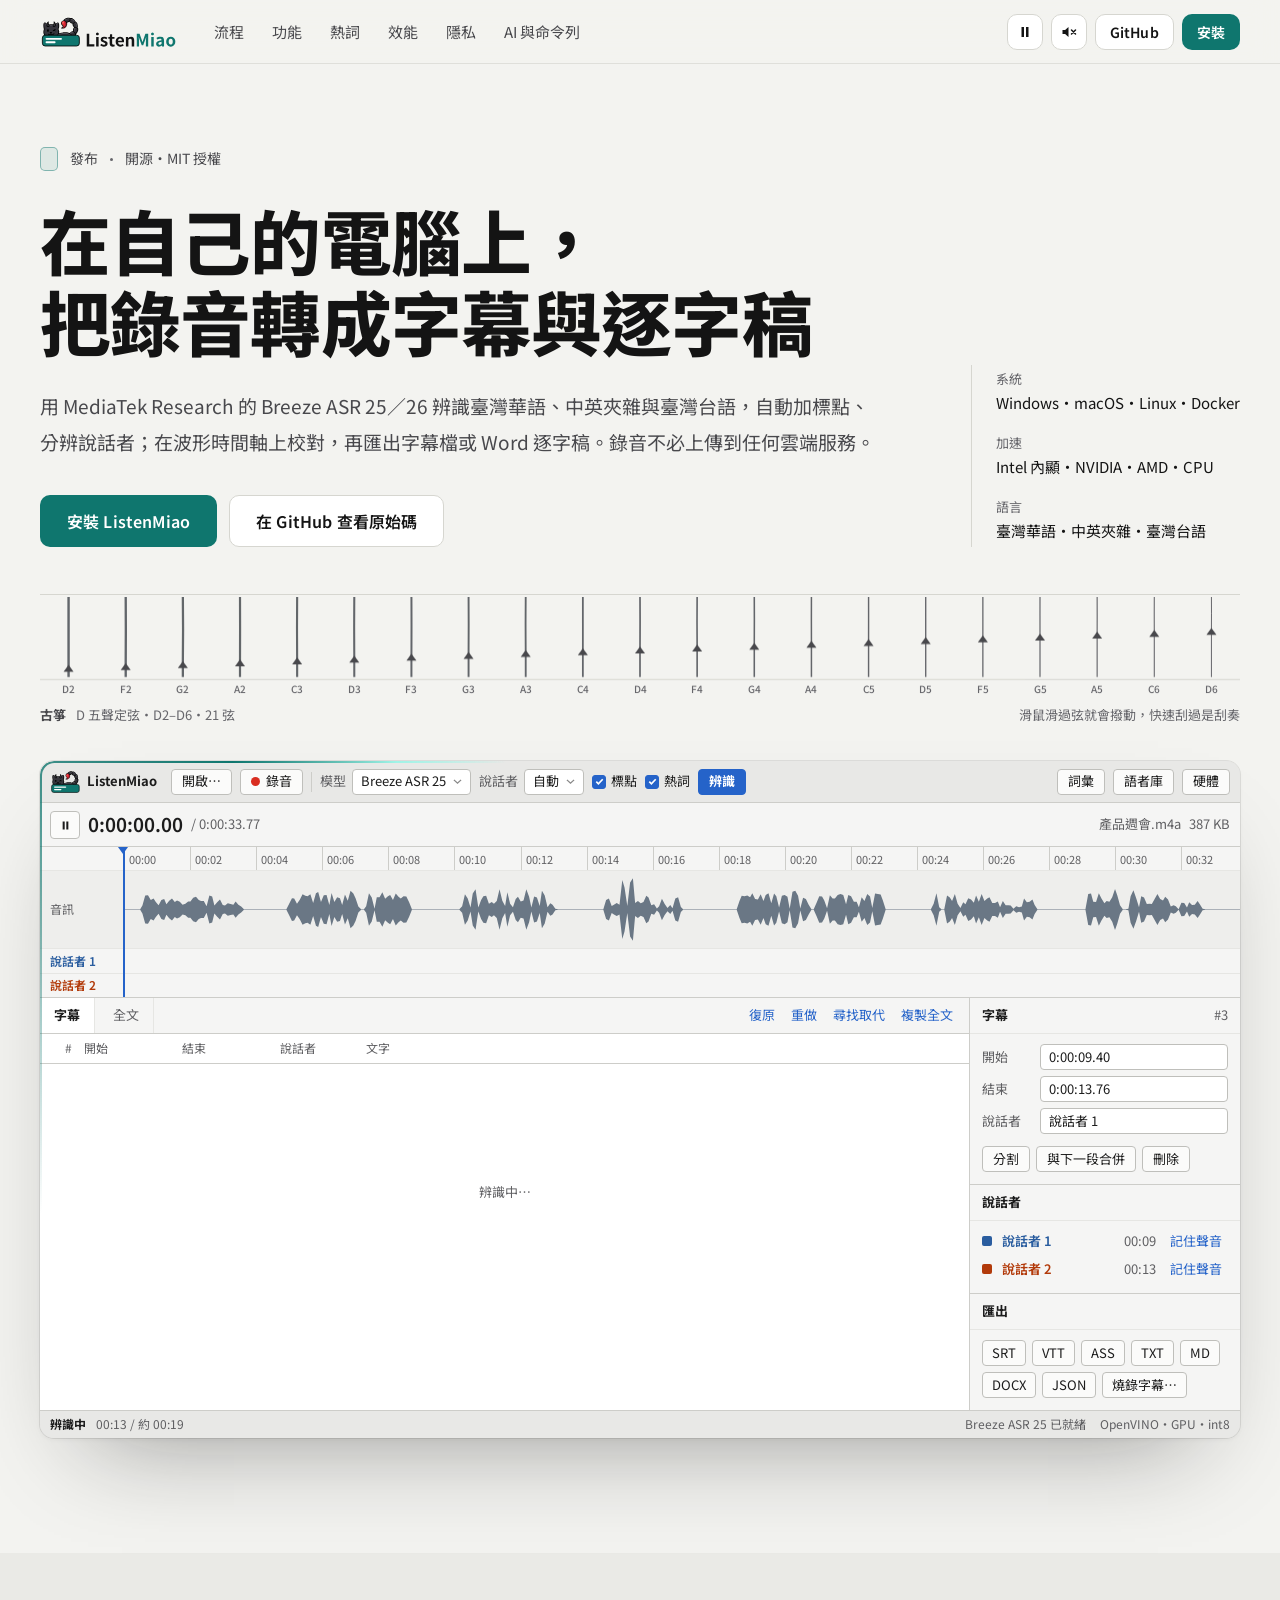
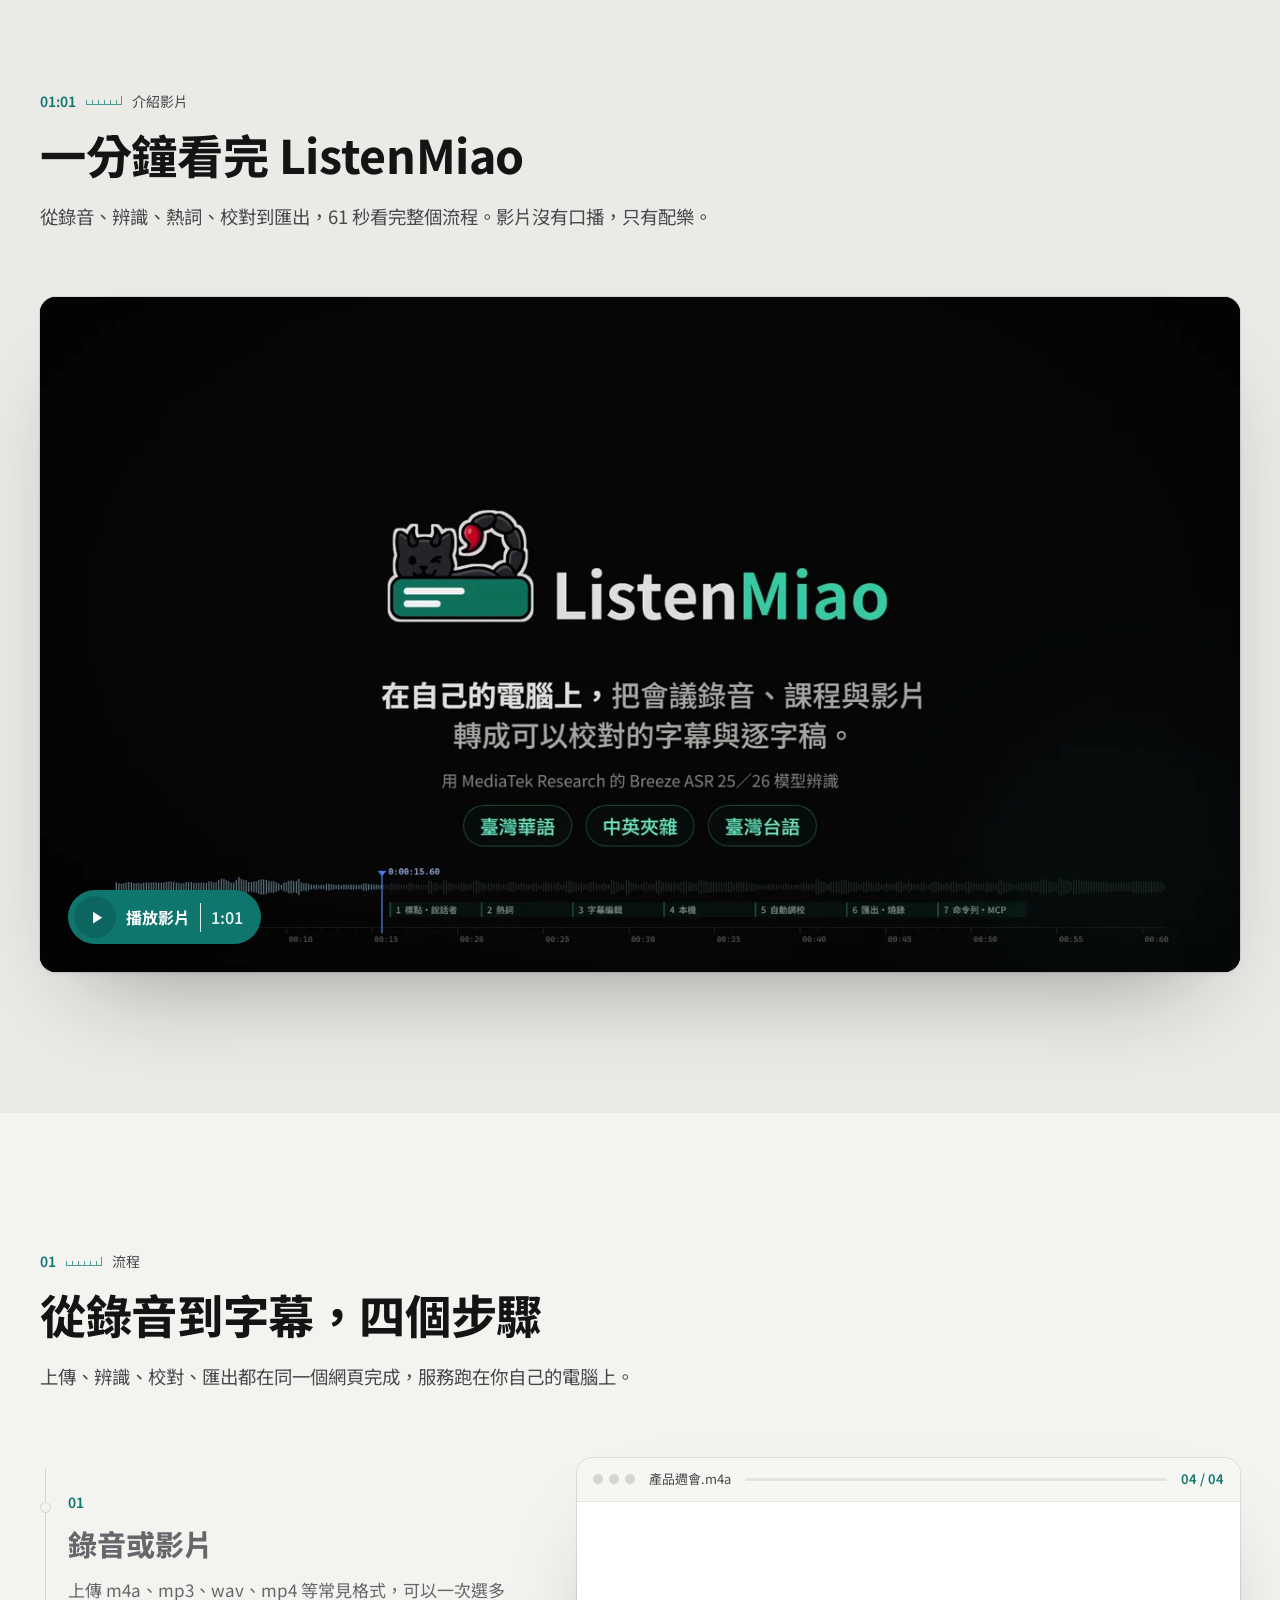
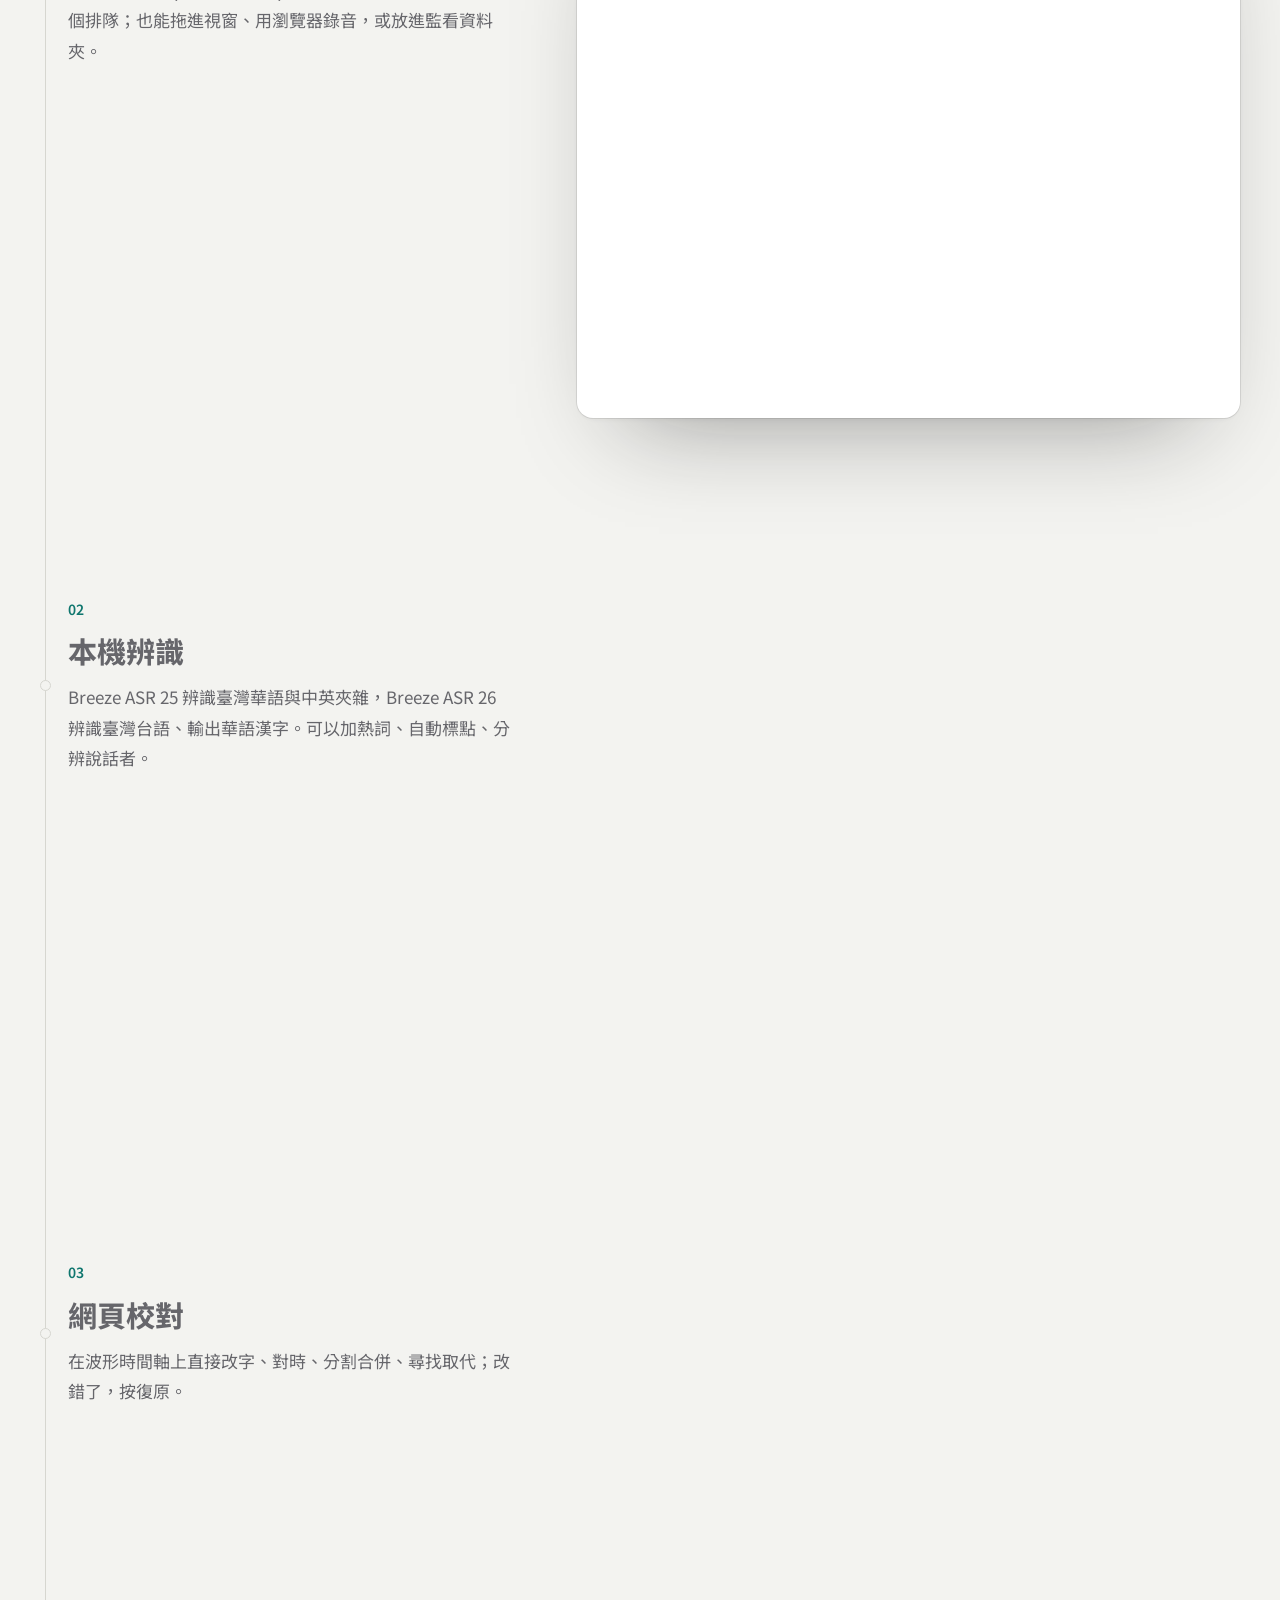
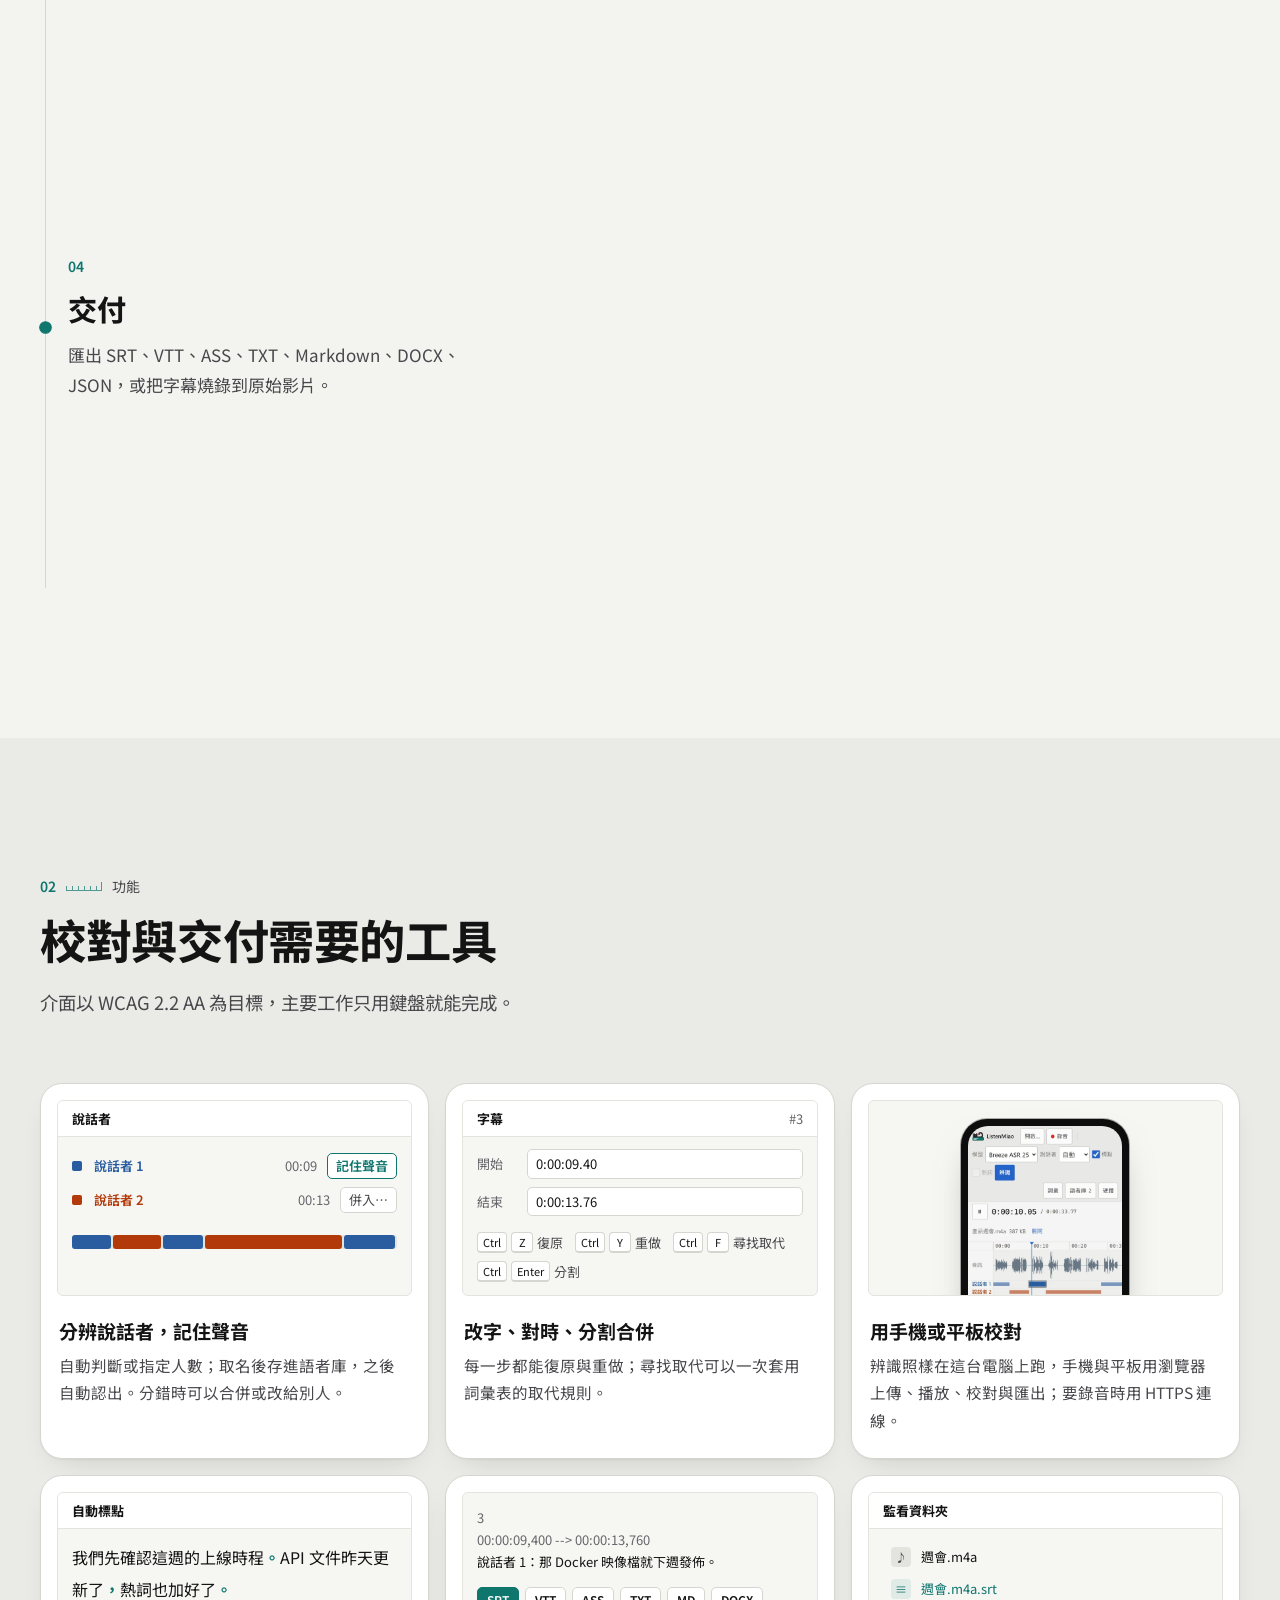
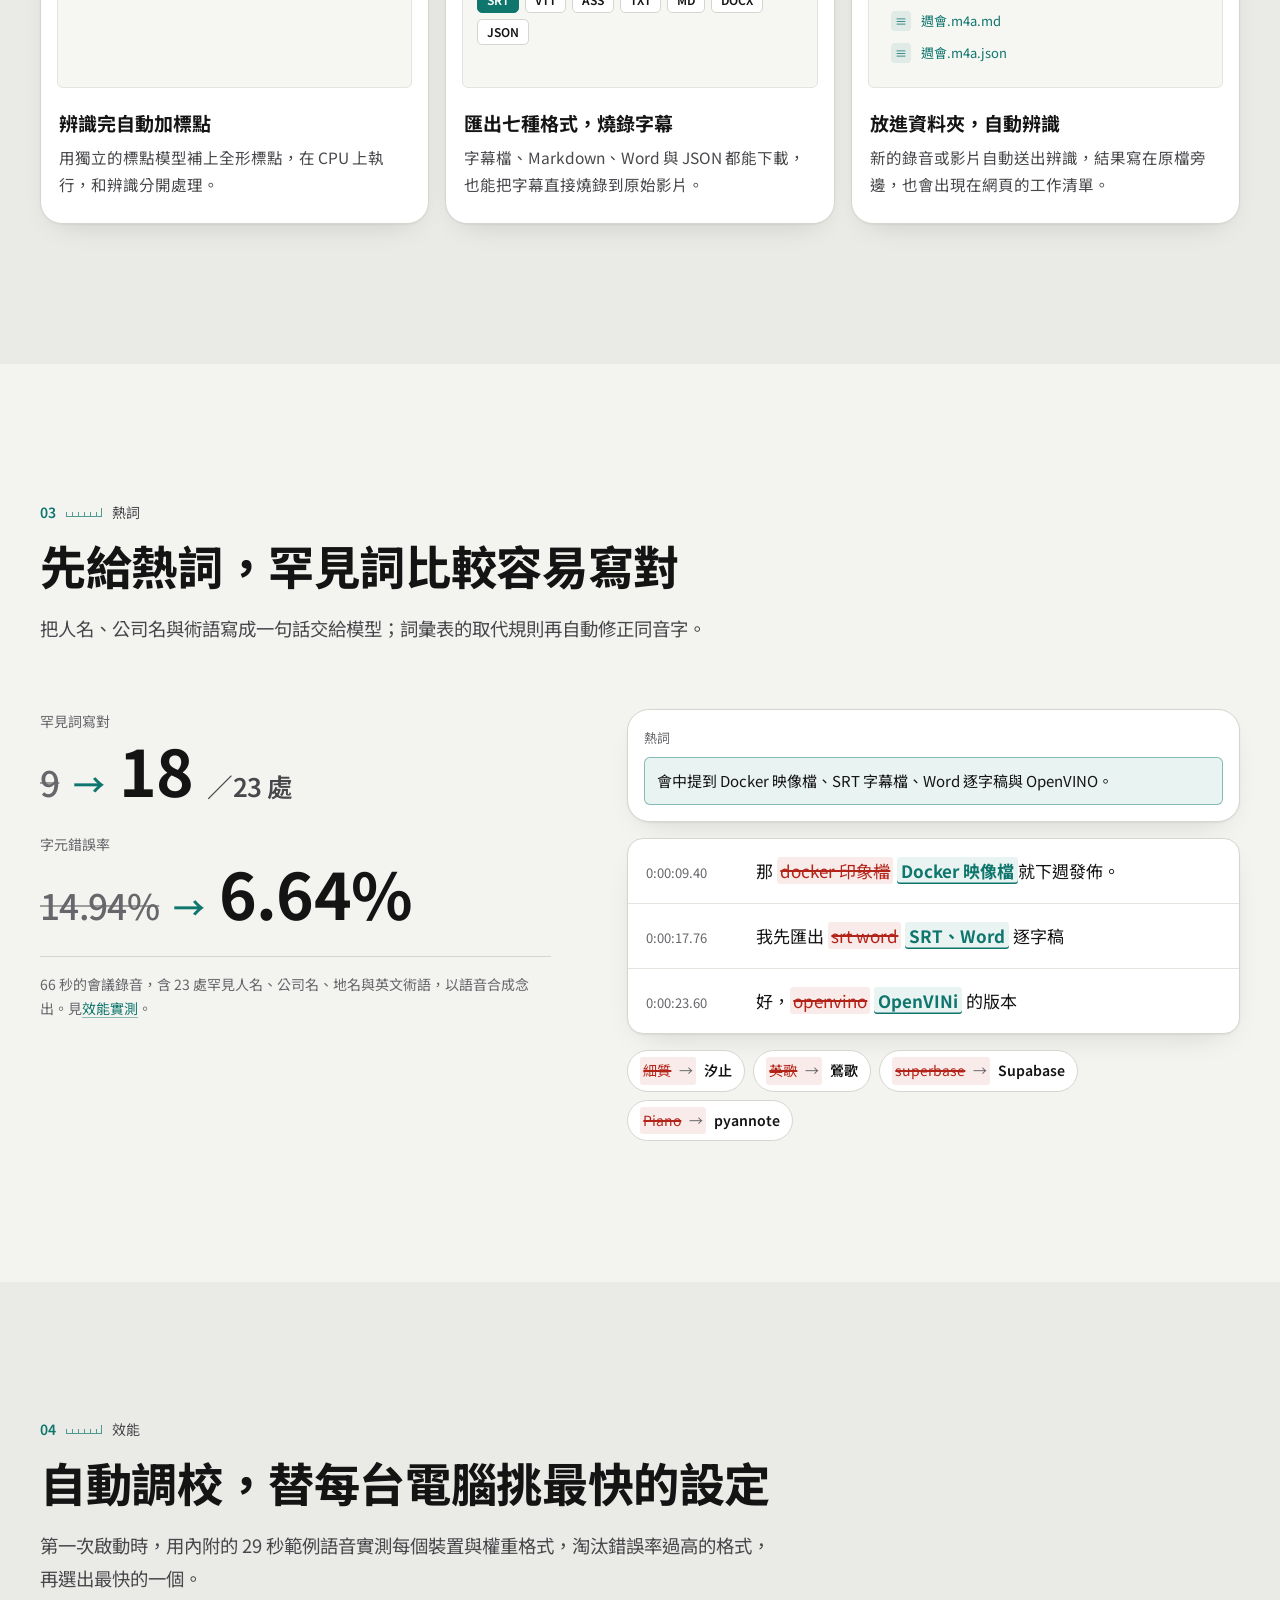
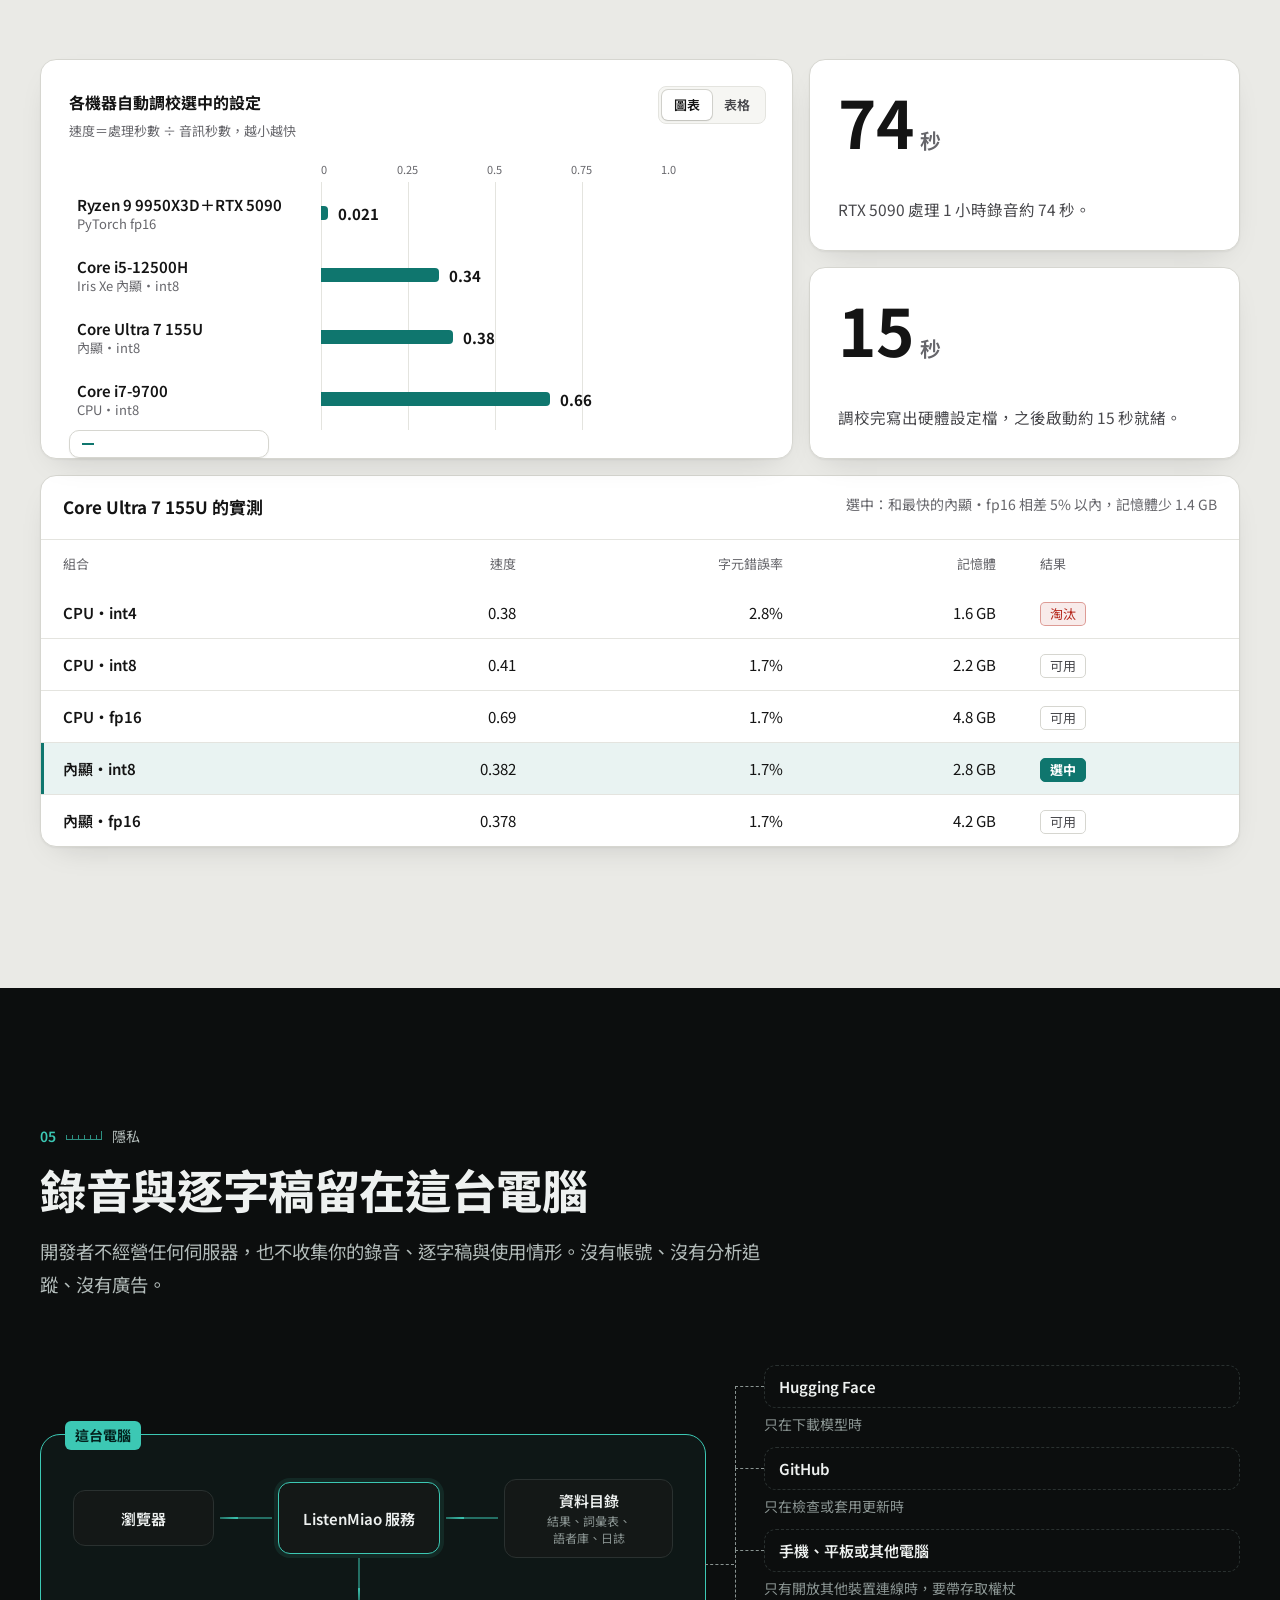
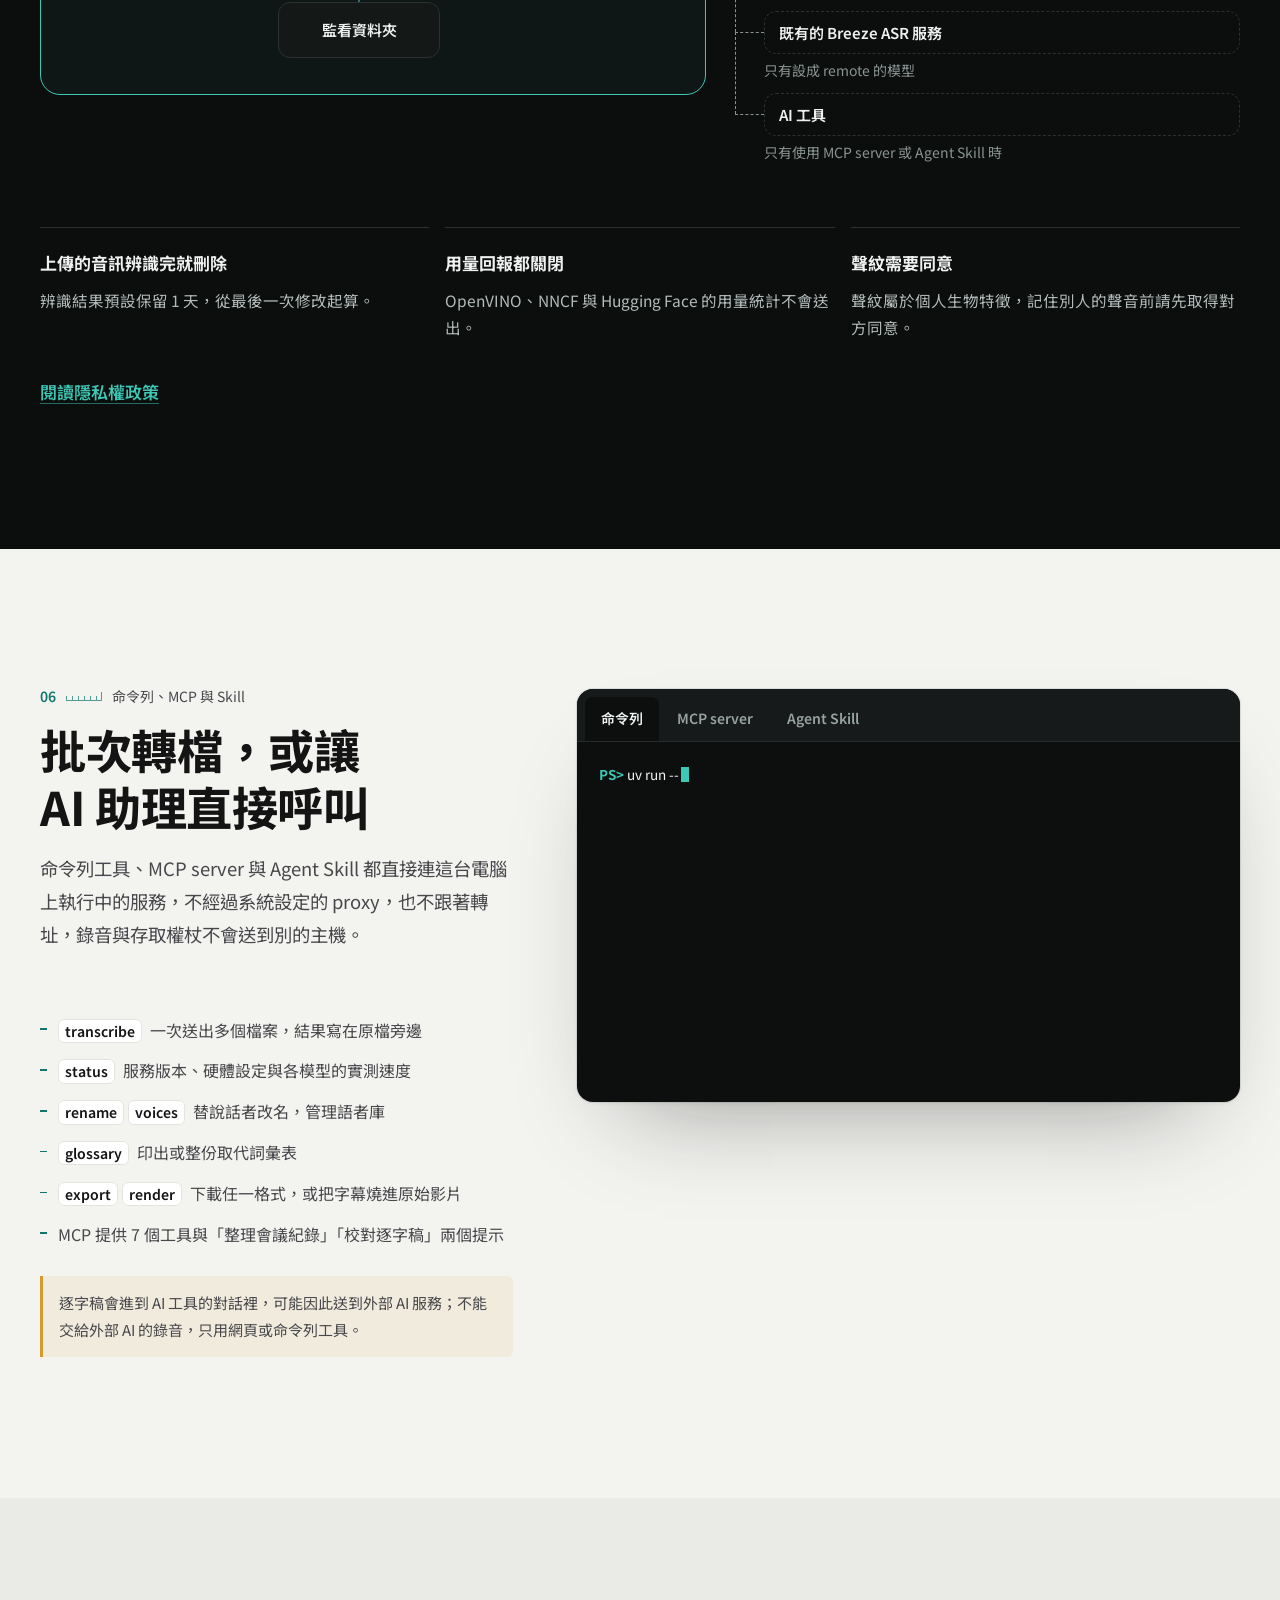
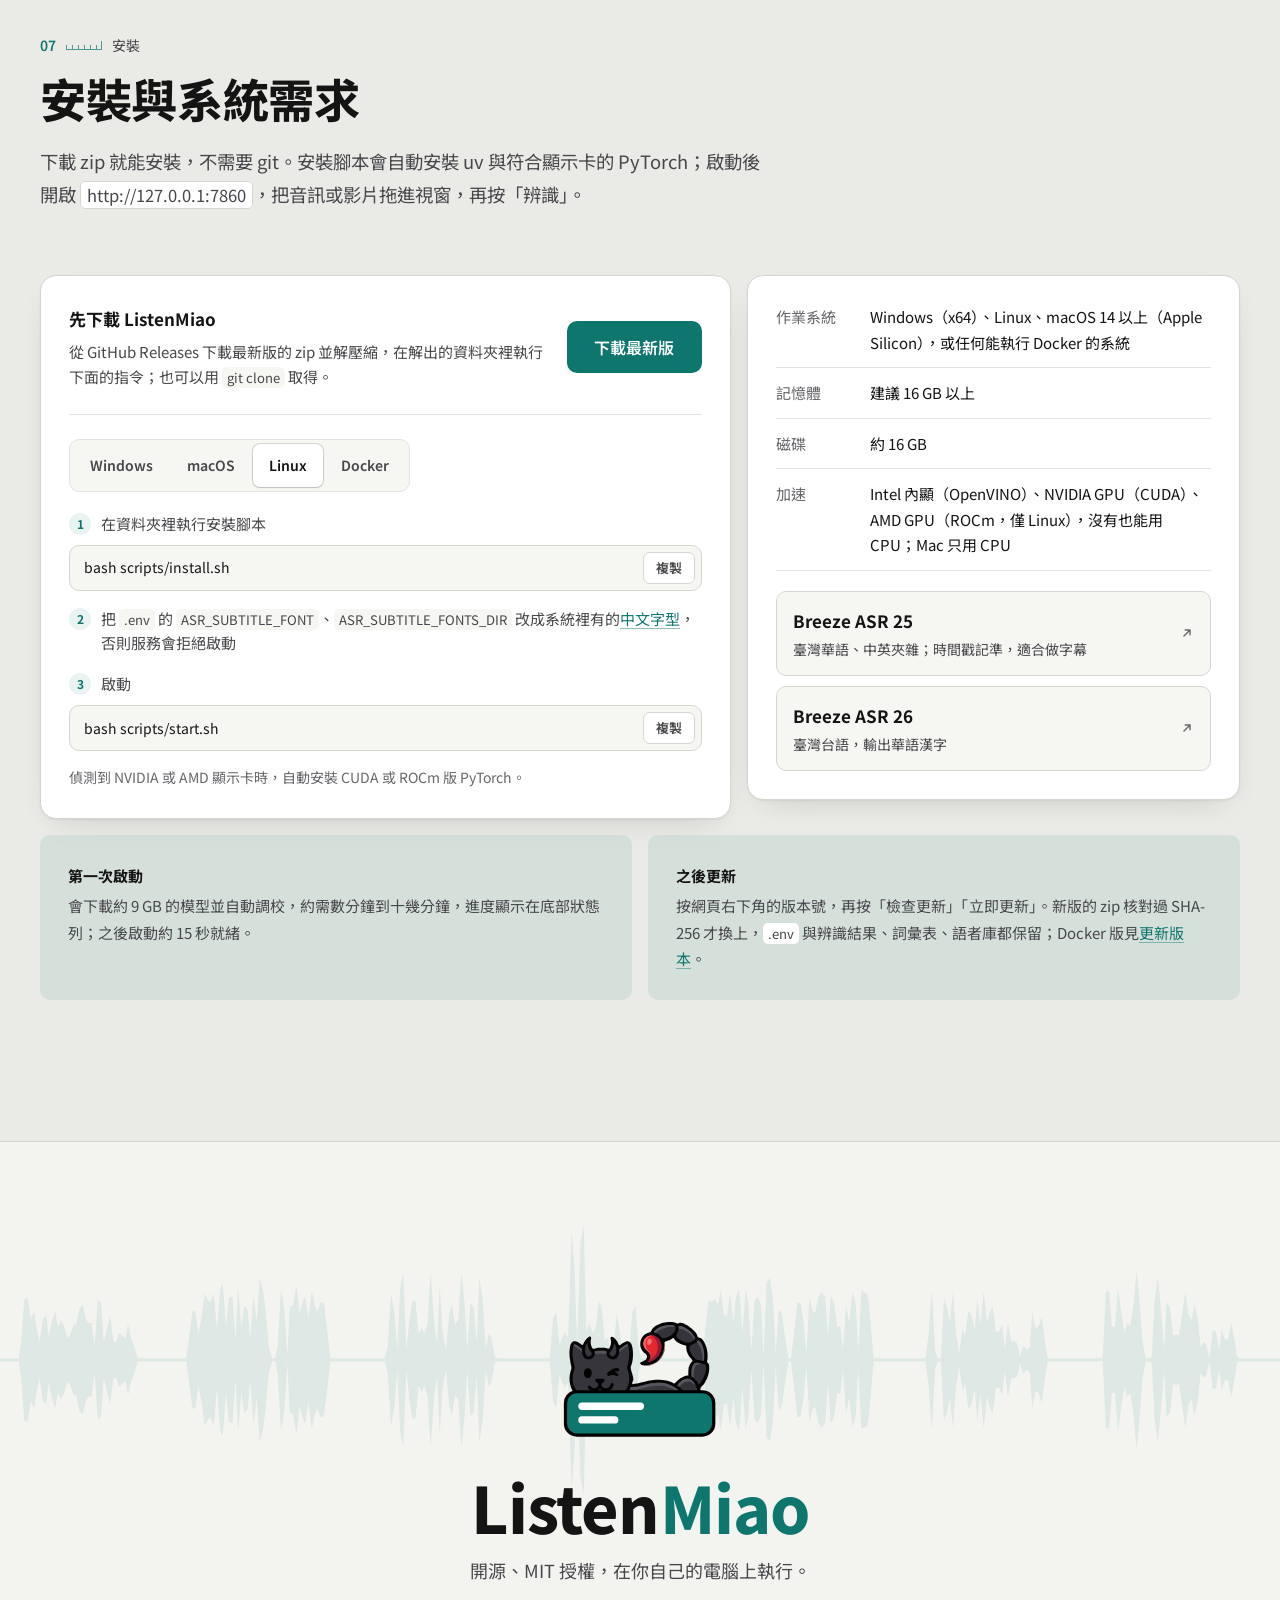
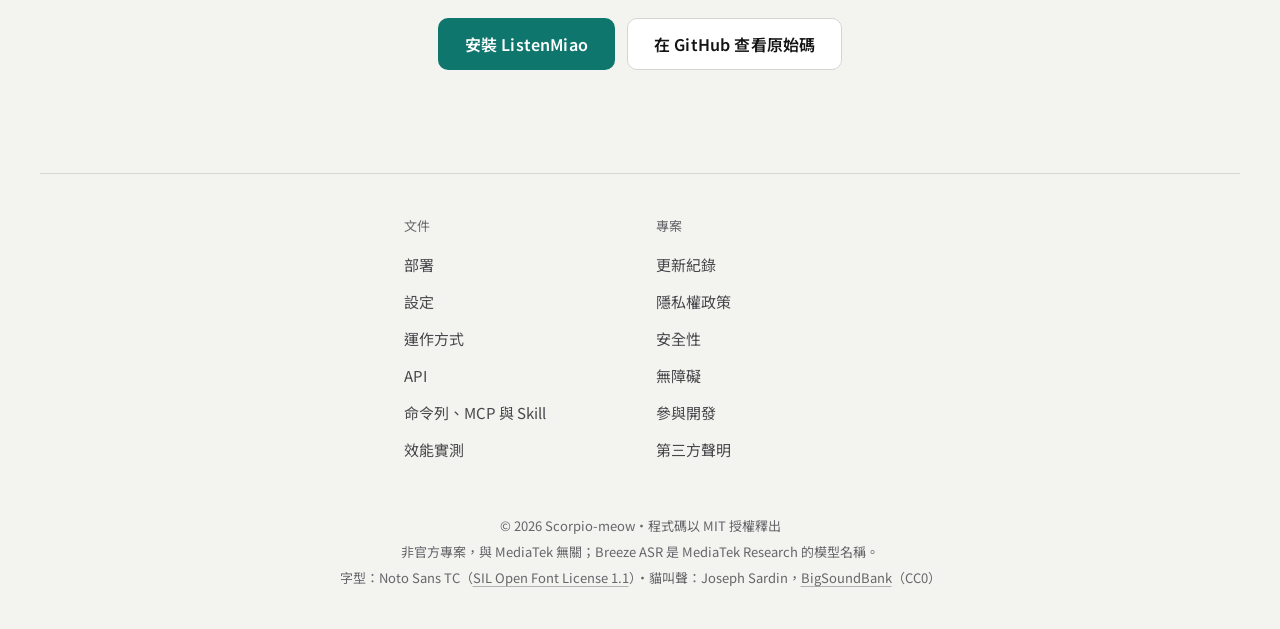
<file: site/index.html>
<!doctype html>
<html lang="zh-Hant-TW" class="no-js">

<head>
  <meta charset="utf-8">
  <meta name="viewport" content="width=device-width, initial-scale=1, viewport-fit=cover">
  <meta name="color-scheme" content="light dark">
  <meta name="google-site-verification" content="jjQRA2mVrlVkjlSTMgxrNE9bMVfG6cNSKgpwz3CQm6Y">
  <title>ListenMiao：在自己的電腦上把錄音轉成字幕與逐字稿</title>
  <meta name="description" content="開源的本機語音辨識與字幕編輯器，可在 Windows、macOS、Linux 與 Docker 上執行。用 Breeze ASR 25／26 辨識臺灣華語、中英夾雜與臺灣台語，自動加標點、分辨說話者，在波形時間軸上校對後匯出字幕檔或 Word 逐字稿。">
  <link rel="canonical" href="./" data-absolute>
  <meta name="theme-color" content="#f3f3f0" media="(prefers-color-scheme: light)">
  <meta name="theme-color" content="#101010" media="(prefers-color-scheme: dark)">
  <meta property="og:type" content="website">
  <meta property="og:title" content="ListenMiao：在自己的電腦上把錄音轉成字幕與逐字稿">
  <meta property="og:description" content="臺灣華語、中英夾雜與臺灣台語的本機語音辨識與字幕編輯器，開源、MIT 授權。">
  <meta property="og:url" content="./" data-absolute>
  <meta property="og:image" content="images/og.png" data-absolute>
  <meta property="og:image:width" content="1200">
  <meta property="og:image:height" content="630">
  <meta property="og:locale" content="zh_TW">
  <meta name="twitter:card" content="summary_large_image">
  <link rel="icon" href="favicon.ico" sizes="32x32">
  <link rel="icon" href="images/icon.svg" type="image/svg+xml">
  <link rel="apple-touch-icon" href="images/apple-touch-icon.png">
  <link rel="preload" href="fonts/noto-sans-tc.woff2" as="font" type="font/woff2" crossorigin>
  <link rel="stylesheet" href="styles.css">
  <script>
    document.documentElement.classList.replace("no-js", "js");
    try { if (localStorage.getItem("breeze-site:motion") === "paused") document.documentElement.dataset.motion = "paused"; } catch {}
  </script>
  <script type="module" src="main.js"></script>
</head>

<body>
  <a class="skip" href="#main">跳到主要內容</a>
  <header class="nav" data-nav>
    <div class="wrap nav__in">
      <a class="brand" href="#top" aria-label="ListenMiao 首頁">
        <picture>
          <source srcset="images/logo-dark.svg" media="(prefers-color-scheme: dark)">
          <img src="images/logo.svg" alt="" width="138" height="42">
        </picture>
      </a>
      <nav class="nav__menu" id="site-menu" aria-label="主要">
        <ul class="nav__links">
          <li><a href="#workflow">流程</a></li>
          <li><a href="#features">功能</a></li>
          <li><a href="#hotwords">熱詞</a></li>
          <li><a href="#performance">效能</a></li>
          <li><a href="#privacy">隱私</a></li>
          <li><a href="#cli">AI 與命令列</a></li>
        </ul>
      </nav>
      <div class="nav__end">
        <button class="icon-btn" type="button" data-motion-toggle aria-pressed="false">
          <svg class="i-pause" viewBox="0 0 16 16" aria-hidden="true"><path d="M4.5 3h2.5v10H4.5zM9 3h2.5v10H9z"/></svg>
          <svg class="i-play" viewBox="0 0 16 16" aria-hidden="true"><path d="M4.5 3v10l8-5z"/></svg>
          <span class="sr" data-motion-label>暫停動畫</span>
        </button>
        <div class="sound" data-sound>
          <button class="icon-btn" type="button" aria-expanded="false" aria-controls="sound-panel" data-sound-menu>
            <svg class="i-sound-off" viewBox="0 0 16 16" aria-hidden="true"><path d="M1.5 6h2.6L7.5 3v10L4.1 10H1.5z"/><path class="ln" d="M10.5 6l4 4M14.5 6l-4 4"/></svg>
            <svg class="i-sound-on" viewBox="0 0 16 16" aria-hidden="true"><path d="M1.5 6h2.6L7.5 3v10L4.1 10H1.5z"/><path class="ln" d="M10 5.6a3.4 3.4 0 0 1 0 4.8M12.1 3.5a6.4 6.4 0 0 1 0 9"/></svg>
            <span class="sr">聲音：背景音樂與古箏弦</span><span class="sr" data-sound-pending hidden>，待播放，按下開始</span>
          </button>
          <div class="sound__panel" id="sound-panel" role="group" aria-labelledby="sound-title" hidden>
            <p class="sound__title" id="sound-title">聲音</p>
            <button class="sound__opt" type="button" aria-pressed="false" aria-labelledby="sound-music" aria-describedby="sound-music-note" data-sound-toggle="music">
              <span class="sound__text"><b id="sound-music">背景音樂</b><span id="sound-music-note">兩首古箏曲隨機播一首，播放影片時暫停</span></span>
              <span class="sound__switch" aria-hidden="true"></span>
            </button>
            <button class="sound__opt" type="button" aria-pressed="false" aria-labelledby="sound-zheng" aria-describedby="sound-zheng-note" data-sound-toggle="zheng">
              <span class="sound__text"><b id="sound-zheng">古箏弦</b><span id="sound-zheng-note">首頁古箏撥弦與黑貓的叫聲</span></span>
              <span class="sound__switch" aria-hidden="true"></span>
            </button>
          </div>
        </div>
        <a class="btn btn--ghost btn--sm nav__gh" href="https://github.com/Scorpio-meow/ListenMiao">GitHub</a>
        <a class="btn btn--primary btn--sm" href="#install">安裝</a>
        <button class="icon-btn nav__toggle" type="button" aria-expanded="false" aria-controls="site-menu" data-menu-toggle>
          <svg class="i-menu" viewBox="0 0 16 16" aria-hidden="true"><path d="M2 4.5h12M2 8h12M2 11.5h12"/></svg>
          <svg class="i-close" viewBox="0 0 16 16" aria-hidden="true"><path d="M3.5 3.5l9 9M12.5 3.5l-9 9"/></svg>
          <span class="sr">選單</span>
        </button>
      </div>
    </div>
    <div class="scrub" aria-hidden="true"><span class="scrub__fill"></span></div>
  </header>
  <main id="main">
    <section class="hero" id="top" aria-labelledby="hero-title">
      <div class="wrap hero__text">
        <p class="hero__notice"><span class="tag" data-release="version"></span><span><span data-release="date"></span> 發布</span><span class="dot" aria-hidden="true"></span><span>開源・MIT 授權</span></p>
        <h1 class="hero__title" id="hero-title">在自己的電腦上，<br>把錄音轉成字幕與逐字稿</h1>
        <p class="hero__lead">用 MediaTek Research 的 Breeze ASR 25／26 辨識臺灣華語、中英夾雜與臺灣台語，自動加標點、分辨說話者；在波形時間軸上校對，再匯出字幕檔或 Word 逐字稿。錄音不必上傳到任何雲端服務。</p>
        <div class="hero__actions">
          <a class="btn btn--primary btn--lg" href="#install" data-magnetic>安裝 ListenMiao</a>
          <a class="btn btn--ghost btn--lg" href="https://github.com/Scorpio-meow/ListenMiao">在 GitHub 查看原始碼</a>
        </div>
        <dl class="hero__facts">
          <div><dt>系統</dt><dd>Windows・macOS・Linux・Docker</dd></div>
          <div><dt>加速</dt><dd>Intel 內顯・NVIDIA・AMD・CPU</dd></div>
          <div><dt>語言</dt><dd>臺灣華語・中英夾雜・臺灣台語</dd></div>
        </dl>
      </div>
      <div class="wrap hero__zheng">
        <div class="zheng" data-zheng data-notes="D2 F2 G2 A2 C3 D3 F3 G3 A3 C4 D4 F4 G4 A4 C5 D5 F5 G5 A5 C6 D6" role="group" tabindex="0" aria-labelledby="zheng-label" aria-describedby="zheng-help">
          <canvas class="zheng__canvas" aria-hidden="true"></canvas>
        </div>
        <div class="zheng__meta">
          <p class="zheng__label" id="zheng-label"><b>古箏</b> <span data-zheng-range>D 五聲定弦</span></p>
          <p class="zheng__help" id="zheng-help"><span class="zheng__fine">滑鼠滑過弦就會撥動，快速刮過是刮奏</span><span class="zheng__touch">手指左右撥過弦，弦就會振動</span><span class="zheng__keys" aria-hidden="true">← → 撥弦，Home／End 刮奏</span><span class="sr">。聚焦後用左右方向鍵撥弦，Home 或 End 刮奏。</span></p>
          <div class="zheng__status" aria-live="polite">
            <p class="zheng__hint" data-zheng-hint hidden>古箏弦的聲音關著，<button class="link" type="button" data-zheng-sound>打開「古箏弦」</button>就聽得到撥弦聲</p>
          </div>
        </div>
      </div>
      <div class="wrap hero__stage">
        <div class="appframe beam" data-demo role="group" tabindex="0" aria-label="ListenMiao 編輯器：產品週會.m4a 的 7 段字幕與 2 位說話者" aria-describedby="demo-help">
          <p class="sr" id="demo-help">按上下方向鍵切換字幕段落，Home 與 End 跳到第一段或最後一段。</p>
          <p class="sr" aria-live="polite" data-demo-live></p>
          <div class="ed" aria-hidden="true">
            <div class="ed-toolbar">
              <span class="ed-app"><img src="images/app-mark.svg" alt="" width="31" height="24">ListenMiao</span>
              <span class="ed-btn">開啟…</span>
              <span class="ed-btn ed-hide-s"><span class="ed-rec"></span>錄音</span>
              <span class="ed-sep ed-hide-s"></span>
              <span class="ed-field ed-hide-m">模型<span class="ed-select">Breeze ASR 25</span></span>
              <span class="ed-field ed-hide-m">說話者<span class="ed-select">自動</span></span>
              <span class="ed-check ed-hide-m"><span class="ed-box is-on"></span>標點</span>
              <span class="ed-check ed-hide-m"><span class="ed-box is-on"></span>熱詞</span>
              <span class="ed-btn ed-primary">辨識</span>
              <span class="ed-spacer"></span>
              <span class="ed-btn ed-hide-m">詞彙</span>
              <span class="ed-btn ed-hide-m">語者庫</span>
              <span class="ed-btn ed-hide-s">硬體</span>
            </div>
            <div class="ed-transport">
              <span class="ed-play-slot"></span>
              <span class="ed-tc" data-tc>0:00:09.40</span>
              <span class="ed-total ed-hide-s">/ 0:00:33.77</span>
              <span class="ed-spacer"></span>
              <span class="ed-file ed-hide-s">產品週會.m4a<span>387&nbsp;KB</span></span>
            </div>
            <div class="ed-tracks" data-tracks>
              <div class="ed-ruler">
                <span class="ed-head"></span>
                <div class="ed-ruler__body">
                  <span style="--at:0">00:00</span><span style="--at:0.0592">00:02</span><span style="--at:0.1184">00:04</span><span style="--at:0.1777">00:06</span><span style="--at:0.2369">00:08</span><span style="--at:0.2961">00:10</span><span style="--at:0.3553">00:12</span><span style="--at:0.4145">00:14</span><span style="--at:0.4738">00:16</span><span style="--at:0.533">00:18</span><span style="--at:0.5922">00:20</span><span style="--at:0.6514">00:22</span><span style="--at:0.7107">00:24</span><span style="--at:0.7699">00:26</span><span style="--at:0.8291">00:28</span><span style="--at:0.8883">00:30</span><span style="--at:0.9475">00:32</span>
                </div>
              </div>
              <div class="ed-wave">
                <span class="ed-head">音訊</span>
                <div class="ed-wave__body">
                  <svg viewBox="0 0 2000 200" preserveAspectRatio="none"><path d="M0 99L5 99L10 99L14 99L19 99L24 99L29 99L33 88L38 57L43 56L48 71L53 66L57 77L62 87L67 71L72 68L76 84L81 73L86 66L91 77L95 72L100 76L105 85L110 82L115 75L119 75L124 64L129 61L134 71L138 74L143 74L148 90L153 57L158 60L162 88L167 78L172 69L177 86L181 88L186 81L191 83L196 85L200 75L205 85L210 91L215 99L220 99L224 99L229 99L234 99L239 99L243 99L248 99L253 99L258 99L263 99L267 99L272 99L277 99L282 99L286 99L291 99L296 82L301 65L305 66L310 82L315 70L320 53L325 58L329 59L334 53L339 80L344 50L348 46L353 77L358 56L363 55L368 86L372 49L377 77L382 62L387 65L391 86L396 54L401 73L406 42L411 51L415 65L420 91L425 99L430 99L434 90L439 50L444 63L449 98L453 62L458 62L463 47L468 67L473 59L477 55L482 71L487 51L492 61L496 66L501 59L506 60L511 78L516 99L520 99L525 99L530 99L535 99L539 99L544 99L549 99L554 99L558 99L563 99L568 99L573 99L578 99L582 99L587 99L592 99L597 99L601 99L606 90L611 53L616 66L621 94L625 51L630 38L635 94L640 71L644 59L649 58L654 82L659 77L663 82L668 74L673 38L678 73L683 89L687 47L692 82L697 93L702 68L706 61L711 75L716 72L721 38L726 61L730 94L735 60L740 63L745 89L749 42L754 57L759 93L764 81L768 85L773 98L778 99L783 99L788 99L792 99L797 99L802 99L807 99L811 99L816 99L821 99L826 99L831 99L835 99L840 99L845 99L850 99L854 99L859 99L864 71L869 66L874 89L878 85L883 80L888 85L893 9L897 32L902 89L907 17L912 4L916 80L921 74L926 81L931 77L936 58L940 63L945 87L950 84L955 97L959 90L964 67L969 83L974 95L979 86L983 96L988 66L993 62L998 92L1002 99L1007 99L1012 99L1017 99L1021 99L1026 99L1031 99L1036 99L1041 99L1045 99L1050 99L1055 99L1060 99L1064 99L1069 99L1074 99L1079 99L1084 99L1088 99L1093 99L1098 99L1103 74L1107 58L1112 59L1117 57L1122 62L1126 50L1131 68L1136 69L1141 53L1146 74L1150 55L1155 50L1160 81L1165 51L1169 59L1174 94L1179 58L1184 55L1189 61L1193 98L1198 45L1203 42L1208 58L1212 97L1217 64L1222 68L1227 85L1232 99L1236 99L1241 80L1246 59L1251 60L1255 72L1260 96L1265 56L1270 66L1274 66L1279 55L1284 52L1289 55L1294 84L1298 55L1303 59L1308 76L1313 76L1317 93L1322 62L1327 74L1332 52L1337 60L1341 95L1346 51L1351 52L1356 54L1360 72L1365 99L1370 99L1375 99L1379 99L1384 99L1389 99L1394 99L1399 99L1403 99L1408 99L1413 99L1418 99L1422 99L1427 99L1432 99L1437 99L1442 99L1446 99L1451 82L1456 50L1461 93L1465 99L1470 99L1475 57L1480 63L1484 74L1489 52L1494 82L1499 95L1504 78L1508 84L1513 65L1518 69L1523 79L1527 57L1532 76L1537 52L1542 74L1547 66L1551 62L1556 80L1561 80L1566 75L1570 93L1575 74L1580 87L1585 87L1589 88L1594 98L1599 90L1604 93L1609 91L1613 66L1618 78L1623 76L1628 69L1632 86L1637 99L1642 99L1647 99L1652 99L1656 99L1661 99L1666 99L1671 99L1675 99L1680 99L1685 99L1690 99L1695 99L1699 99L1704 99L1709 99L1714 99L1718 99L1723 99L1728 52L1733 51L1737 76L1742 77L1747 50L1752 67L1757 81L1761 74L1766 76L1771 62L1776 37L1780 56L1785 87L1790 99L1795 99L1800 98L1804 59L1809 41L1814 65L1819 93L1823 59L1828 63L1833 83L1838 82L1842 83L1847 68L1852 52L1857 68L1862 72L1866 61L1871 69L1876 91L1881 87L1885 90L1890 99L1895 79L1900 80L1905 94L1909 78L1914 86L1919 85L1924 74L1928 84L1933 98L1938 99L1943 99L1947 99L1952 99L1957 99L1962 99L1967 99L1971 99L1976 99L1981 99L1986 99L1990 99L1995 99L2000 99L2000 101L1995 101L1990 101L1986 101L1981 101L1976 101L1971 101L1967 101L1962 101L1957 101L1952 101L1947 101L1943 101L1938 101L1933 102L1928 116L1924 126L1919 115L1914 114L1909 122L1905 106L1900 120L1895 121L1890 101L1885 110L1881 113L1876 109L1871 131L1866 139L1862 128L1857 132L1852 148L1847 132L1842 117L1838 118L1833 117L1828 137L1823 141L1819 107L1814 135L1809 159L1804 141L1800 102L1795 101L1790 101L1785 113L1780 144L1776 163L1771 138L1766 124L1761 126L1757 119L1752 133L1747 150L1742 123L1737 124L1733 149L1728 148L1723 101L1718 101L1714 101L1709 101L1704 101L1699 101L1695 101L1690 101L1685 101L1680 101L1675 101L1671 101L1666 101L1661 101L1656 101L1652 101L1647 101L1642 101L1637 101L1632 114L1628 131L1623 124L1618 122L1613 134L1609 109L1604 107L1599 110L1594 102L1589 112L1585 113L1580 113L1575 126L1570 107L1566 125L1561 120L1556 120L1551 138L1547 134L1542 126L1537 148L1532 124L1527 143L1523 121L1518 131L1513 135L1508 116L1504 122L1499 105L1494 118L1489 148L1484 126L1480 137L1475 143L1470 101L1465 101L1461 107L1456 150L1451 118L1446 101L1442 101L1437 101L1432 101L1427 101L1422 101L1418 101L1413 101L1408 101L1403 101L1399 101L1394 101L1389 101L1384 101L1379 101L1375 101L1370 101L1365 101L1360 128L1356 146L1351 148L1346 149L1341 105L1337 140L1332 148L1327 126L1322 138L1317 107L1313 124L1308 124L1303 141L1298 145L1294 116L1289 145L1284 148L1279 145L1274 134L1270 134L1265 144L1260 104L1255 128L1251 140L1246 141L1241 120L1236 101L1232 101L1227 115L1222 132L1217 136L1212 103L1208 142L1203 158L1198 155L1193 102L1189 139L1184 145L1179 142L1174 106L1169 141L1165 149L1160 119L1155 150L1150 145L1146 126L1141 147L1136 131L1131 132L1126 150L1122 138L1117 143L1112 141L1107 142L1103 126L1098 101L1093 101L1088 101L1084 101L1079 101L1074 101L1069 101L1064 101L1060 101L1055 101L1050 101L1045 101L1041 101L1036 101L1031 101L1026 101L1021 101L1017 101L1012 101L1007 101L1002 101L998 108L993 138L988 134L983 104L979 114L974 105L969 117L964 133L959 110L955 103L950 116L945 113L940 137L936 142L931 123L926 119L921 126L916 120L912 196L907 183L902 111L897 168L893 191L888 115L883 120L878 115L874 111L869 134L864 129L859 101L854 101L850 101L845 101L840 101L835 101L831 101L826 101L821 101L816 101L811 101L807 101L802 101L797 101L792 101L788 101L783 101L778 101L773 102L768 115L764 119L759 107L754 143L749 158L745 111L740 137L735 140L730 106L726 139L721 162L716 128L711 125L706 139L702 132L697 107L692 118L687 153L683 111L678 127L673 162L668 126L663 118L659 123L654 118L649 142L644 141L640 129L635 106L630 162L625 149L621 106L616 134L611 147L606 110L601 101L597 101L592 101L587 101L582 101L578 101L573 101L568 101L563 101L558 101L554 101L549 101L544 101L539 101L535 101L530 101L525 101L520 101L516 101L511 122L506 140L501 141L496 134L492 139L487 149L482 129L477 145L473 141L468 133L463 153L458 138L453 138L449 102L444 137L439 150L434 110L430 101L425 101L420 109L415 135L411 149L406 158L401 127L396 146L391 114L387 135L382 138L377 123L372 151L368 114L363 145L358 144L353 123L348 154L344 150L339 120L334 147L329 141L325 142L320 147L315 130L310 118L305 134L301 135L296 118L291 101L286 101L282 101L277 101L272 101L267 101L263 101L258 101L253 101L248 101L243 101L239 101L234 101L229 101L224 101L220 101L215 101L210 109L205 115L200 125L196 115L191 117L186 119L181 112L177 114L172 131L167 122L162 112L158 140L153 143L148 110L143 126L138 126L134 129L129 139L124 136L119 125L115 125L110 118L105 115L100 124L95 128L91 123L86 134L81 127L76 116L72 132L67 129L62 113L57 123L53 134L48 129L43 144L38 143L33 112L29 101L24 101L19 101L14 101L10 101L5 101L0 101Z"/></svg>
                </div>
              </div>
              <div class="ed-lane ed-lane--1">
                <span class="ed-head">說話者 1</span>
                <div class="ed-lane__body">
                  <span class="ed-block" data-seg="0" style="--a:0;--b:0.1256"></span>
                  <span class="ed-block" data-seg="2" style="--a:0.2783;--b:0.4075"></span>
                  <span class="ed-block" data-seg="6" style="--a:0.8362;--b:1"></span>
                </div>
              </div>
              <div class="ed-lane ed-lane--2">
                <span class="ed-head">說話者 2</span>
                <div class="ed-lane__body">
                  <span class="ed-block" data-seg="1" style="--a:0.1256;--b:0.2783"></span>
                  <span class="ed-block" data-seg="3" style="--a:0.4075;--b:0.5259"></span>
                  <span class="ed-block" data-seg="4" style="--a:0.5259;--b:0.6988"></span>
                  <span class="ed-block" data-seg="5" style="--a:0.6988;--b:0.8362"></span>
                </div>
              </div>
              <span class="ed-playhead" data-playhead style="--at:0.2783"></span>
              <span class="ed-ghost" data-ghost><span class="ed-ghost__tc" data-ghost-tc>0:00:00.00</span></span>
            </div>
            <div class="ed-work">
              <div class="ed-grid">
                <div class="ed-gridhead">
                  <span class="ed-tab is-on">字幕</span><span class="ed-tab">全文</span><span class="ed-meta" data-count>7&nbsp;段</span>
                  <span class="ed-spacer"></span>
                  <span class="ed-link ed-hide-s">復原</span><span class="ed-link ed-hide-s">重做</span><span class="ed-link ed-hide-m">尋找取代</span><span class="ed-link ed-hide-m">複製全文</span>
                </div>
                <div class="ed-table">
                  <div class="ed-th"><span>#</span><span>開始</span><span class="ed-hide-s">結束</span><span class="ed-hide-xs">說話者</span><span>文字</span></div>
                  <div class="ed-rows" data-rows>
                    <div class="ed-row s1" data-seg="0"><span class="n">1</span><span class="t">0:00:00.00</span><span class="t2 ed-hide-s">0:00:04.24</span><span class="k ed-hide-xs">說話者 1</span><span class="x">我們先確認這週的上線時程。</span></div>
                    <div class="ed-row s2" data-seg="1"><span class="n">2</span><span class="t">0:00:04.24</span><span class="t2 ed-hide-s">0:00:09.40</span><span class="k ed-hide-xs">說話者 2</span><span class="x">API 文件昨天更新了，熱詞也加好了。</span></div>
                    <div class="ed-row s1 is-sel is-cur" data-seg="2"><span class="n">3</span><span class="t">0:00:09.40</span><span class="t2 ed-hide-s">0:00:13.76</span><span class="k ed-hide-xs">說話者 1</span><span class="x">那 Docker 映像檔就下週發佈。</span></div>
                    <div class="ed-row s2" data-seg="3"><span class="n">4</span><span class="t">0:00:13.76</span><span class="t2 ed-hide-s">0:00:17.76</span><span class="k ed-hide-xs">說話者 2</span><span class="x">測試報告我週五前補上。</span></div>
                    <div class="ed-row s2" data-seg="4"><span class="n">5</span><span class="t">0:00:17.76</span><span class="t2 ed-hide-s">0:00:23.60</span><span class="k ed-hide-xs">說話者 2</span><span class="x">字幕檔，我先匯出 SRT、Word 逐字稿，下午給大家。</span></div>
                    <div class="ed-row s2" data-seg="5"><span class="n">6</span><span class="t">0:00:23.60</span><span class="t2 ed-hide-s">0:00:28.24</span><span class="k ed-hide-xs">說話者 2</span><span class="x">好，OpenVINO 的版本我也一起確認。</span></div>
                    <div class="ed-row s1" data-seg="6"><span class="n">7</span><span class="t">0:00:28.24</span><span class="t2 ed-hide-s">0:00:33.77</span><span class="k ed-hide-xs">說話者 1</span><span class="x">那就這樣，下週一再對一次進度。</span></div>
                  </div>
                  <p class="ed-empty" data-empty>辨識中…</p>
                </div>
              </div>
              <div class="ed-inspector">
                <div class="ed-panel">
                  <p class="ed-panelhead">字幕<span data-cue-no>#3</span></p>
                  <div class="ed-cue">
                    <span class="ed-label">開始</span><span class="ed-input" data-cue-start>0:00:09.40</span>
                    <span class="ed-label">結束</span><span class="ed-input" data-cue-end>0:00:13.76</span>
                    <span class="ed-label">說話者</span><span class="ed-input ed-input--sel" data-cue-spk>說話者 1</span>
                  </div>
                  <div class="ed-actions"><span class="ed-btn">分割</span><span class="ed-btn">與下一段合併</span><span class="ed-btn">刪除</span></div>
                </div>
                <div class="ed-panel">
                  <p class="ed-panelhead">說話者</p>
                  <ul class="ed-spk">
                    <li class="s1"><span class="sw"></span>說話者 1<span class="sec">00:09</span><span class="ed-link">記住聲音</span></li>
                    <li class="s2"><span class="sw"></span>說話者 2<span class="sec">00:13</span><span class="ed-link">記住聲音</span></li>
                  </ul>
                </div>
                <div class="ed-panel">
                  <p class="ed-panelhead">匯出</p>
                  <div class="ed-chips"><span>SRT</span><span>VTT</span><span>ASS</span><span>TXT</span><span>MD</span><span>DOCX</span><span>JSON</span><span class="wide">燒錄字幕…</span></div>
                </div>
              </div>
            </div>
            <div class="ed-status">
              <span class="ed-status__main" data-status><b>完成</b><span>產品週會.m4a・7&nbsp;段</span></span>
              <span class="ed-spacer"></span>
              <span class="ed-hide-s">Breeze ASR 25 已就緒</span>
              <span class="ed-hide-xs">OpenVINO・GPU・int8</span>
            </div>
          </div>
          <button class="ed-play" type="button" data-demo-toggle aria-pressed="false">
            <svg class="i-pause" viewBox="0 0 16 16" aria-hidden="true"><path d="M4.5 3h2.5v10H4.5zM9 3h2.5v10H9z"/></svg>
            <svg class="i-play" viewBox="0 0 16 16" aria-hidden="true"><path d="M4.5 3v10l8-5z"/></svg>
            <span class="sr" data-motion-label>暫停動畫</span>
          </button>
        </div>
      </div>
    </section>
    <section class="section film" id="film" aria-labelledby="film-title">
      <div class="wrap">
        <header class="sec-head" data-reveal>
          <p class="eyebrow"><span>01:01</span>介紹影片</p>
          <h2 id="film-title">一分鐘看完 ListenMiao</h2>
          <p class="sec-lead" id="film-desc">從錄音、辨識、熱詞、校對到匯出，61&nbsp;秒看完整個流程。影片沒有口播，只有配樂。</p>
        </header>
        <div class="film__frame" data-reveal data-film>
          <video class="film__video" controls playsinline preload="none" width="1920" height="1080" aria-label="ListenMiao 介紹影片，1 分 1 秒" aria-describedby="film-desc" data-film-video>
            <source src="media/listenmiao-promo.mp4" type="video/mp4">
          </video>
          <button type="button" class="film__cover" aria-label="播放 ListenMiao 介紹影片，1 分 1 秒" data-film-play>
            <img src="media/listenmiao-promo-poster.webp" alt="ListenMiao 介紹影片封面：黑貓吉祥物 LOGO、標語「在自己的電腦上，把會議錄音、課程與影片轉成可以校對的字幕與逐字稿」，下方是分成七個章節的時間軸" width="1280" height="720" loading="lazy" decoding="async">
            <span class="film__btn" aria-hidden="true"><span class="film__ico"><svg viewBox="0 0 16 16"><path d="M5 3.2v9.6l7.6-4.8z"/></svg></span><span class="film__label">播放影片</span><span class="film__dur">1:01</span></span>
          </button>
        </div>
      </div>
    </section>
    <section class="section story" id="workflow" aria-labelledby="workflow-title">
      <div class="wrap">
        <header class="sec-head" data-reveal>
          <p class="eyebrow"><span>01</span>流程</p>
          <h2 id="workflow-title">從錄音到字幕，四個步驟</h2>
          <p class="sec-lead">上傳、辨識、校對、匯出都在同一個網頁完成，服務跑在你自己的電腦上。</p>
        </header>
        <div class="story__grid">
          <ol class="story__steps" data-steps>
            <li class="step" data-step="1">
              <p class="step__no">01</p>
              <h3><button class="step__go" type="button" data-step-go="1" aria-current="step">錄音或影片</button></h3>
              <p>上傳 m4a、mp3、wav、mp4 等常見格式，可以一次選多個排隊；也能拖進視窗、用瀏覽器錄音，或放進監看資料夾。</p>
            </li>
            <li class="step" data-step="2">
              <p class="step__no">02</p>
              <h3><button class="step__go" type="button" data-step-go="2">本機辨識</button></h3>
              <p>Breeze ASR 25 辨識臺灣華語與中英夾雜，Breeze ASR 26 辨識臺灣台語、輸出華語漢字。可以加熱詞、自動標點、分辨說話者。</p>
            </li>
            <li class="step" data-step="3">
              <p class="step__no">03</p>
              <h3><button class="step__go" type="button" data-step-go="3">網頁校對</button></h3>
              <p>在波形時間軸上直接改字、對時、分割合併、尋找取代；改錯了，按復原。</p>
            </li>
            <li class="step" data-step="4">
              <p class="step__no">04</p>
              <h3><button class="step__go" type="button" data-step-go="4">交付</button></h3>
              <p>匯出 SRT、VTT、ASS、TXT、Markdown、DOCX、JSON，或把字幕燒錄到原始影片。</p>
            </li>
          </ol>
          <div class="story__stage">
            <div class="stage" data-stage data-active="1" aria-hidden="true">
              <div class="stage__bar">
                <span class="stage__dots"><i></i><i></i><i></i></span>
                <span class="stage__title">產品週會.m4a</span>
                <span class="stage__rail"><i data-rail></i></span>
                <span class="stage__step" data-stage-no>01 / 04</span>
              </div>
              <div class="stage__body">
                <div class="scene scene--1">
                  <div class="files">
                    <div class="file" style="--i:0"><span class="file__ext">M4A</span><span class="file__name">週會.m4a</span><span class="file__state">排隊中</span></div>
                    <div class="file" style="--i:1"><span class="file__ext">MP4</span><span class="file__name">訪談.mp4</span><span class="file__state">排隊中</span></div>
                    <div class="file file--rec" style="--i:2"><span class="file__ext"><span class="ed-rec"></span></span><span class="file__name">錄音</span><span class="file__state">00:42</span></div>
                  </div>
                  <div class="scene-wave"><svg viewBox="0 0 2000 200" preserveAspectRatio="none"><path d="M0 99L5 99L10 99L14 99L19 99L24 99L29 99L33 88L38 57L43 56L48 71L53 66L57 77L62 87L67 71L72 68L76 84L81 73L86 66L91 77L95 72L100 76L105 85L110 82L115 75L119 75L124 64L129 61L134 71L138 74L143 74L148 90L153 57L158 60L162 88L167 78L172 69L177 86L181 88L186 81L191 83L196 85L200 75L205 85L210 91L215 99L220 99L224 99L229 99L234 99L239 99L243 99L248 99L253 99L258 99L263 99L267 99L272 99L277 99L282 99L286 99L291 99L296 82L301 65L305 66L310 82L315 70L320 53L325 58L329 59L334 53L339 80L344 50L348 46L353 77L358 56L363 55L368 86L372 49L377 77L382 62L387 65L391 86L396 54L401 73L406 42L411 51L415 65L420 91L425 99L430 99L434 90L439 50L444 63L449 98L453 62L458 62L463 47L468 67L473 59L477 55L482 71L487 51L492 61L496 66L501 59L506 60L511 78L516 99L520 99L525 99L530 99L535 99L539 99L544 99L549 99L554 99L558 99L563 99L568 99L573 99L578 99L582 99L587 99L592 99L597 99L601 99L606 90L611 53L616 66L621 94L625 51L630 38L635 94L640 71L644 59L649 58L654 82L659 77L663 82L668 74L673 38L678 73L683 89L687 47L692 82L697 93L702 68L706 61L711 75L716 72L721 38L726 61L730 94L735 60L740 63L745 89L749 42L754 57L759 93L764 81L768 85L773 98L778 99L783 99L788 99L792 99L797 99L802 99L807 99L811 99L816 99L821 99L826 99L831 99L835 99L840 99L845 99L850 99L854 99L859 99L864 71L869 66L874 89L878 85L883 80L888 85L893 9L897 32L902 89L907 17L912 4L916 80L921 74L926 81L931 77L936 58L940 63L945 87L950 84L955 97L959 90L964 67L969 83L974 95L979 86L983 96L988 66L993 62L998 92L1002 99L1007 99L1012 99L1017 99L1021 99L1026 99L1031 99L1036 99L1041 99L1045 99L1050 99L1055 99L1060 99L1064 99L1069 99L1074 99L1079 99L1084 99L1088 99L1093 99L1098 99L1103 74L1107 58L1112 59L1117 57L1122 62L1126 50L1131 68L1136 69L1141 53L1146 74L1150 55L1155 50L1160 81L1165 51L1169 59L1174 94L1179 58L1184 55L1189 61L1193 98L1198 45L1203 42L1208 58L1212 97L1217 64L1222 68L1227 85L1232 99L1236 99L1241 80L1246 59L1251 60L1255 72L1260 96L1265 56L1270 66L1274 66L1279 55L1284 52L1289 55L1294 84L1298 55L1303 59L1308 76L1313 76L1317 93L1322 62L1327 74L1332 52L1337 60L1341 95L1346 51L1351 52L1356 54L1360 72L1365 99L1370 99L1375 99L1379 99L1384 99L1389 99L1394 99L1399 99L1403 99L1408 99L1413 99L1418 99L1422 99L1427 99L1432 99L1437 99L1442 99L1446 99L1451 82L1456 50L1461 93L1465 99L1470 99L1475 57L1480 63L1484 74L1489 52L1494 82L1499 95L1504 78L1508 84L1513 65L1518 69L1523 79L1527 57L1532 76L1537 52L1542 74L1547 66L1551 62L1556 80L1561 80L1566 75L1570 93L1575 74L1580 87L1585 87L1589 88L1594 98L1599 90L1604 93L1609 91L1613 66L1618 78L1623 76L1628 69L1632 86L1637 99L1642 99L1647 99L1652 99L1656 99L1661 99L1666 99L1671 99L1675 99L1680 99L1685 99L1690 99L1695 99L1699 99L1704 99L1709 99L1714 99L1718 99L1723 99L1728 52L1733 51L1737 76L1742 77L1747 50L1752 67L1757 81L1761 74L1766 76L1771 62L1776 37L1780 56L1785 87L1790 99L1795 99L1800 98L1804 59L1809 41L1814 65L1819 93L1823 59L1828 63L1833 83L1838 82L1842 83L1847 68L1852 52L1857 68L1862 72L1866 61L1871 69L1876 91L1881 87L1885 90L1890 99L1895 79L1900 80L1905 94L1909 78L1914 86L1919 85L1924 74L1928 84L1933 98L1938 99L1943 99L1947 99L1952 99L1957 99L1962 99L1967 99L1971 99L1976 99L1981 99L1986 99L1990 99L1995 99L2000 99L2000 101L1995 101L1990 101L1986 101L1981 101L1976 101L1971 101L1967 101L1962 101L1957 101L1952 101L1947 101L1943 101L1938 101L1933 102L1928 116L1924 126L1919 115L1914 114L1909 122L1905 106L1900 120L1895 121L1890 101L1885 110L1881 113L1876 109L1871 131L1866 139L1862 128L1857 132L1852 148L1847 132L1842 117L1838 118L1833 117L1828 137L1823 141L1819 107L1814 135L1809 159L1804 141L1800 102L1795 101L1790 101L1785 113L1780 144L1776 163L1771 138L1766 124L1761 126L1757 119L1752 133L1747 150L1742 123L1737 124L1733 149L1728 148L1723 101L1718 101L1714 101L1709 101L1704 101L1699 101L1695 101L1690 101L1685 101L1680 101L1675 101L1671 101L1666 101L1661 101L1656 101L1652 101L1647 101L1642 101L1637 101L1632 114L1628 131L1623 124L1618 122L1613 134L1609 109L1604 107L1599 110L1594 102L1589 112L1585 113L1580 113L1575 126L1570 107L1566 125L1561 120L1556 120L1551 138L1547 134L1542 126L1537 148L1532 124L1527 143L1523 121L1518 131L1513 135L1508 116L1504 122L1499 105L1494 118L1489 148L1484 126L1480 137L1475 143L1470 101L1465 101L1461 107L1456 150L1451 118L1446 101L1442 101L1437 101L1432 101L1427 101L1422 101L1418 101L1413 101L1408 101L1403 101L1399 101L1394 101L1389 101L1384 101L1379 101L1375 101L1370 101L1365 101L1360 128L1356 146L1351 148L1346 149L1341 105L1337 140L1332 148L1327 126L1322 138L1317 107L1313 124L1308 124L1303 141L1298 145L1294 116L1289 145L1284 148L1279 145L1274 134L1270 134L1265 144L1260 104L1255 128L1251 140L1246 141L1241 120L1236 101L1232 101L1227 115L1222 132L1217 136L1212 103L1208 142L1203 158L1198 155L1193 102L1189 139L1184 145L1179 142L1174 106L1169 141L1165 149L1160 119L1155 150L1150 145L1146 126L1141 147L1136 131L1131 132L1126 150L1122 138L1117 143L1112 141L1107 142L1103 126L1098 101L1093 101L1088 101L1084 101L1079 101L1074 101L1069 101L1064 101L1060 101L1055 101L1050 101L1045 101L1041 101L1036 101L1031 101L1026 101L1021 101L1017 101L1012 101L1007 101L1002 101L998 108L993 138L988 134L983 104L979 114L974 105L969 117L964 133L959 110L955 103L950 116L945 113L940 137L936 142L931 123L926 119L921 126L916 120L912 196L907 183L902 111L897 168L893 191L888 115L883 120L878 115L874 111L869 134L864 129L859 101L854 101L850 101L845 101L840 101L835 101L831 101L826 101L821 101L816 101L811 101L807 101L802 101L797 101L792 101L788 101L783 101L778 101L773 102L768 115L764 119L759 107L754 143L749 158L745 111L740 137L735 140L730 106L726 139L721 162L716 128L711 125L706 139L702 132L697 107L692 118L687 153L683 111L678 127L673 162L668 126L663 118L659 123L654 118L649 142L644 141L640 129L635 106L630 162L625 149L621 106L616 134L611 147L606 110L601 101L597 101L592 101L587 101L582 101L578 101L573 101L568 101L563 101L558 101L554 101L549 101L544 101L539 101L535 101L530 101L525 101L520 101L516 101L511 122L506 140L501 141L496 134L492 139L487 149L482 129L477 145L473 141L468 133L463 153L458 138L453 138L449 102L444 137L439 150L434 110L430 101L425 101L420 109L415 135L411 149L406 158L401 127L396 146L391 114L387 135L382 138L377 123L372 151L368 114L363 145L358 144L353 123L348 154L344 150L339 120L334 147L329 141L325 142L320 147L315 130L310 118L305 134L301 135L296 118L291 101L286 101L282 101L277 101L272 101L267 101L263 101L258 101L253 101L248 101L243 101L239 101L234 101L229 101L224 101L220 101L215 101L210 109L205 115L200 125L196 115L191 117L186 119L181 112L177 114L172 131L167 122L162 112L158 140L153 143L148 110L143 126L138 126L134 129L129 139L124 136L119 125L115 125L110 118L105 115L100 124L95 128L91 123L86 134L81 127L76 116L72 132L67 129L62 113L57 123L53 134L48 129L43 144L38 143L33 112L29 101L24 101L19 101L14 101L10 101L5 101L0 101Z"/></svg></div>
                </div>
                <div class="scene scene--2">
                  <div class="models">
                    <div class="model is-on"><span class="model__name">Breeze ASR 25</span><span class="model__tag">華語・中英夾雜</span></div>
                    <div class="model"><span class="model__name">Breeze ASR 26</span><span class="model__tag">台語 → 華語漢字</span></div>
                  </div>
                  <ul class="switches">
                    <li style="--i:0"><span class="switch"></span>熱詞</li>
                    <li style="--i:1"><span class="switch"></span>自動標點</li>
                    <li style="--i:2"><span class="switch"></span>分辨說話者</li>
                  </ul>
                  <div class="split">
                    <div class="split__wave"><svg viewBox="0 0 2000 200" preserveAspectRatio="none"><path d="M0 99L5 99L10 99L14 99L19 99L24 99L29 99L33 88L38 57L43 56L48 71L53 66L57 77L62 87L67 71L72 68L76 84L81 73L86 66L91 77L95 72L100 76L105 85L110 82L115 75L119 75L124 64L129 61L134 71L138 74L143 74L148 90L153 57L158 60L162 88L167 78L172 69L177 86L181 88L186 81L191 83L196 85L200 75L205 85L210 91L215 99L220 99L224 99L229 99L234 99L239 99L243 99L248 99L253 99L258 99L263 99L267 99L272 99L277 99L282 99L286 99L291 99L296 82L301 65L305 66L310 82L315 70L320 53L325 58L329 59L334 53L339 80L344 50L348 46L353 77L358 56L363 55L368 86L372 49L377 77L382 62L387 65L391 86L396 54L401 73L406 42L411 51L415 65L420 91L425 99L430 99L434 90L439 50L444 63L449 98L453 62L458 62L463 47L468 67L473 59L477 55L482 71L487 51L492 61L496 66L501 59L506 60L511 78L516 99L520 99L525 99L530 99L535 99L539 99L544 99L549 99L554 99L558 99L563 99L568 99L573 99L578 99L582 99L587 99L592 99L597 99L601 99L606 90L611 53L616 66L621 94L625 51L630 38L635 94L640 71L644 59L649 58L654 82L659 77L663 82L668 74L673 38L678 73L683 89L687 47L692 82L697 93L702 68L706 61L711 75L716 72L721 38L726 61L730 94L735 60L740 63L745 89L749 42L754 57L759 93L764 81L768 85L773 98L778 99L783 99L788 99L792 99L797 99L802 99L807 99L811 99L816 99L821 99L826 99L831 99L835 99L840 99L845 99L850 99L854 99L859 99L864 71L869 66L874 89L878 85L883 80L888 85L893 9L897 32L902 89L907 17L912 4L916 80L921 74L926 81L931 77L936 58L940 63L945 87L950 84L955 97L959 90L964 67L969 83L974 95L979 86L983 96L988 66L993 62L998 92L1002 99L1007 99L1012 99L1017 99L1021 99L1026 99L1031 99L1036 99L1041 99L1045 99L1050 99L1055 99L1060 99L1064 99L1069 99L1074 99L1079 99L1084 99L1088 99L1093 99L1098 99L1103 74L1107 58L1112 59L1117 57L1122 62L1126 50L1131 68L1136 69L1141 53L1146 74L1150 55L1155 50L1160 81L1165 51L1169 59L1174 94L1179 58L1184 55L1189 61L1193 98L1198 45L1203 42L1208 58L1212 97L1217 64L1222 68L1227 85L1232 99L1236 99L1241 80L1246 59L1251 60L1255 72L1260 96L1265 56L1270 66L1274 66L1279 55L1284 52L1289 55L1294 84L1298 55L1303 59L1308 76L1313 76L1317 93L1322 62L1327 74L1332 52L1337 60L1341 95L1346 51L1351 52L1356 54L1360 72L1365 99L1370 99L1375 99L1379 99L1384 99L1389 99L1394 99L1399 99L1403 99L1408 99L1413 99L1418 99L1422 99L1427 99L1432 99L1437 99L1442 99L1446 99L1451 82L1456 50L1461 93L1465 99L1470 99L1475 57L1480 63L1484 74L1489 52L1494 82L1499 95L1504 78L1508 84L1513 65L1518 69L1523 79L1527 57L1532 76L1537 52L1542 74L1547 66L1551 62L1556 80L1561 80L1566 75L1570 93L1575 74L1580 87L1585 87L1589 88L1594 98L1599 90L1604 93L1609 91L1613 66L1618 78L1623 76L1628 69L1632 86L1637 99L1642 99L1647 99L1652 99L1656 99L1661 99L1666 99L1671 99L1675 99L1680 99L1685 99L1690 99L1695 99L1699 99L1704 99L1709 99L1714 99L1718 99L1723 99L1728 52L1733 51L1737 76L1742 77L1747 50L1752 67L1757 81L1761 74L1766 76L1771 62L1776 37L1780 56L1785 87L1790 99L1795 99L1800 98L1804 59L1809 41L1814 65L1819 93L1823 59L1828 63L1833 83L1838 82L1842 83L1847 68L1852 52L1857 68L1862 72L1866 61L1871 69L1876 91L1881 87L1885 90L1890 99L1895 79L1900 80L1905 94L1909 78L1914 86L1919 85L1924 74L1928 84L1933 98L1938 99L1943 99L1947 99L1952 99L1957 99L1962 99L1967 99L1971 99L1976 99L1981 99L1986 99L1990 99L1995 99L2000 99L2000 101L1995 101L1990 101L1986 101L1981 101L1976 101L1971 101L1967 101L1962 101L1957 101L1952 101L1947 101L1943 101L1938 101L1933 102L1928 116L1924 126L1919 115L1914 114L1909 122L1905 106L1900 120L1895 121L1890 101L1885 110L1881 113L1876 109L1871 131L1866 139L1862 128L1857 132L1852 148L1847 132L1842 117L1838 118L1833 117L1828 137L1823 141L1819 107L1814 135L1809 159L1804 141L1800 102L1795 101L1790 101L1785 113L1780 144L1776 163L1771 138L1766 124L1761 126L1757 119L1752 133L1747 150L1742 123L1737 124L1733 149L1728 148L1723 101L1718 101L1714 101L1709 101L1704 101L1699 101L1695 101L1690 101L1685 101L1680 101L1675 101L1671 101L1666 101L1661 101L1656 101L1652 101L1647 101L1642 101L1637 101L1632 114L1628 131L1623 124L1618 122L1613 134L1609 109L1604 107L1599 110L1594 102L1589 112L1585 113L1580 113L1575 126L1570 107L1566 125L1561 120L1556 120L1551 138L1547 134L1542 126L1537 148L1532 124L1527 143L1523 121L1518 131L1513 135L1508 116L1504 122L1499 105L1494 118L1489 148L1484 126L1480 137L1475 143L1470 101L1465 101L1461 107L1456 150L1451 118L1446 101L1442 101L1437 101L1432 101L1427 101L1422 101L1418 101L1413 101L1408 101L1403 101L1399 101L1394 101L1389 101L1384 101L1379 101L1375 101L1370 101L1365 101L1360 128L1356 146L1351 148L1346 149L1341 105L1337 140L1332 148L1327 126L1322 138L1317 107L1313 124L1308 124L1303 141L1298 145L1294 116L1289 145L1284 148L1279 145L1274 134L1270 134L1265 144L1260 104L1255 128L1251 140L1246 141L1241 120L1236 101L1232 101L1227 115L1222 132L1217 136L1212 103L1208 142L1203 158L1198 155L1193 102L1189 139L1184 145L1179 142L1174 106L1169 141L1165 149L1160 119L1155 150L1150 145L1146 126L1141 147L1136 131L1131 132L1126 150L1122 138L1117 143L1112 141L1107 142L1103 126L1098 101L1093 101L1088 101L1084 101L1079 101L1074 101L1069 101L1064 101L1060 101L1055 101L1050 101L1045 101L1041 101L1036 101L1031 101L1026 101L1021 101L1017 101L1012 101L1007 101L1002 101L998 108L993 138L988 134L983 104L979 114L974 105L969 117L964 133L959 110L955 103L950 116L945 113L940 137L936 142L931 123L926 119L921 126L916 120L912 196L907 183L902 111L897 168L893 191L888 115L883 120L878 115L874 111L869 134L864 129L859 101L854 101L850 101L845 101L840 101L835 101L831 101L826 101L821 101L816 101L811 101L807 101L802 101L797 101L792 101L788 101L783 101L778 101L773 102L768 115L764 119L759 107L754 143L749 158L745 111L740 137L735 140L730 106L726 139L721 162L716 128L711 125L706 139L702 132L697 107L692 118L687 153L683 111L678 127L673 162L668 126L663 118L659 123L654 118L649 142L644 141L640 129L635 106L630 162L625 149L621 106L616 134L611 147L606 110L601 101L597 101L592 101L587 101L582 101L578 101L573 101L568 101L563 101L558 101L554 101L549 101L544 101L539 101L535 101L530 101L525 101L520 101L516 101L511 122L506 140L501 141L496 134L492 139L487 149L482 129L477 145L473 141L468 133L463 153L458 138L453 138L449 102L444 137L439 150L434 110L430 101L425 101L420 109L415 135L411 149L406 158L401 127L396 146L391 114L387 135L382 138L377 123L372 151L368 114L363 145L358 144L353 123L348 154L344 150L339 120L334 147L329 141L325 142L320 147L315 130L310 118L305 134L301 135L296 118L291 101L286 101L282 101L277 101L272 101L267 101L263 101L258 101L253 101L248 101L243 101L239 101L234 101L229 101L224 101L220 101L215 101L210 109L205 115L200 125L196 115L191 117L186 119L181 112L177 114L172 131L167 122L162 112L158 140L153 143L148 110L143 126L138 126L134 129L129 139L124 136L119 125L115 125L110 118L105 115L100 124L95 128L91 123L86 134L81 127L76 116L72 132L67 129L62 113L57 123L53 134L48 129L43 144L38 143L33 112L29 101L24 101L19 101L14 101L10 101L5 101L0 101Z"/></svg></div>
                    <div class="split__lane s1"><i style="--a:0;--b:0.1256"></i><i style="--a:0.2783;--b:0.4075"></i><i style="--a:0.8362;--b:1"></i></div>
                    <div class="split__lane s2"><i style="--a:0.1256;--b:0.2783"></i><i style="--a:0.4075;--b:0.8362"></i></div>
                  </div>
                  <p class="engine">OpenVINO・GPU・int8</p>
                </div>
                <div class="scene scene--3">
                  <div class="mini-head"><span class="is-on">字幕</span><span>全文</span><span class="sp"></span><span class="undo" data-undo>復原</span><span>重做</span><span>尋找取代</span></div>
                  <div class="mini-rows">
                    <div class="mini-row s2"><span class="t">0:00:04.24</span><span class="x">API 文件昨天更新了，熱詞也加好了。</span></div>
                    <div class="mini-row s1 is-edit"><span class="t">0:00:09.40</span><span class="x">那 Docker <span class="type" data-type data-from="印象" data-to="映像">映像</span><span class="caret"></span>檔就下週發佈。</span></div>
                    <div class="mini-row s2"><span class="t">0:00:13.76</span><span class="x">測試報告我週五前補上。</span></div>
                    <div class="mini-row s2"><span class="t">0:00:17.76</span><span class="x">字幕檔，我先匯出 SRT、Word 逐字稿，下午給大家。</span></div>
                  </div>
                  <div class="mini-cue">
                    <span class="lbl">開始</span><span class="val">0:00:09.40</span><span class="lbl">結束</span><span class="val">0:00:13.76</span>
                    <span class="mini-act">分割</span><span class="mini-act">與下一段合併</span>
                  </div>
                </div>
                <div class="scene scene--4">
                  <div class="formats">
                    <span style="--i:0">SRT</span><span style="--i:1">VTT</span><span style="--i:2">ASS</span><span style="--i:3">TXT</span><span style="--i:4">MD</span><span style="--i:5">DOCX</span><span style="--i:6">JSON</span>
                  </div>
                  <div class="burn">
                    <div class="burn__frame">
                      <div class="burn__scene"></div>
                      <p class="burn__sub">那 Docker 映像檔就下週發佈。</p>
                    </div>
                    <div class="burn__bar"><span>燒錄字幕</span><span class="burn__track"><i></i></span><span class="burn__pct">libass・libx264</span></div>
                  </div>
                </div>
              </div>
            </div>
          </div>
        </div>
      </div>
    </section>
    <section class="section" id="features" aria-labelledby="features-title">
      <div class="wrap">
        <header class="sec-head" data-reveal>
          <p class="eyebrow"><span>02</span>功能</p>
          <h2 id="features-title">校對與交付需要的工具</h2>
          <p class="sec-lead">介面以 WCAG 2.2 AA 為目標，主要工作只用鍵盤就能完成。</p>
        </header>
        <div class="panels" data-spotlight>
          <article class="card" data-reveal>
            <div class="card__ui" aria-hidden="true">
              <p class="ui-head">說話者</p>
              <ul class="ui-spk">
                <li class="s1"><span class="sw"></span><span class="nm">說話者 1</span><span class="sec">00:09</span><span class="act is-hot">記住聲音</span></li>
                <li class="s2"><span class="sw"></span><span class="nm">說話者 2</span><span class="sec">00:13</span><span class="act">併入…</span></li>
              </ul>
              <div class="ui-lanes"><span class="s1" style="--a:0;--b:0.1256"></span><span class="s2" style="--a:0.1256;--b:0.2783"></span><span class="s1" style="--a:0.2783;--b:0.4075"></span><span class="s2" style="--a:0.4075;--b:0.8362"></span><span class="s1" style="--a:0.8362;--b:1"></span></div>
            </div>
            <h3>分辨說話者，記住聲音</h3>
            <p>自動判斷或指定人數；取名後存進語者庫，之後自動認出。分錯時可以合併或改給別人。</p>
          </article>
          <article class="card" data-reveal>
            <div class="card__ui" aria-hidden="true">
              <p class="ui-head">字幕<span>#3</span></p>
              <div class="ui-cue">
                <span>開始</span><span class="in">0:00:09.40</span>
                <span>結束</span><span class="in">0:00:13.76</span>
              </div>
              <div class="ui-keys"><span><kbd>Ctrl</kbd><kbd>Z</kbd>復原</span><span><kbd>Ctrl</kbd><kbd>Y</kbd>重做</span><span><kbd>Ctrl</kbd><kbd>F</kbd>尋找取代</span><span><kbd>Ctrl</kbd><kbd>Enter</kbd>分割</span></div>
            </div>
            <h3>改字、對時、分割合併</h3>
            <p>每一步都能復原與重做；尋找取代可以一次套用詞彙表的取代規則。</p>
          </article>
          <article class="card card--phone" data-reveal>
            <div class="card__ui card__ui--phone" aria-hidden="true">
              <div class="phone">
                <picture>
                  <source srcset="images/mobile-dark.webp" media="(prefers-color-scheme: dark)">
                  <img src="images/mobile-light.webp" alt="手機瀏覽器上的 ListenMiao 編輯器：產品週會.m4a 的波形、兩位說話者的時間軸與字幕列表" width="468" height="660" loading="lazy" decoding="async">
                </picture>
              </div>
            </div>
            <h3>用手機或平板校對</h3>
            <p>辨識照樣在這台電腦上跑，手機與平板用瀏覽器上傳、播放、校對與匯出；要錄音時用 HTTPS 連線。</p>
          </article>
          <article class="card" data-reveal>
            <div class="card__ui" aria-hidden="true">
              <p class="ui-head">自動標點</p>
              <p class="ui-punct" data-punct>我們先確認這週的上線時程<b>。</b>API 文件昨天更新了<b>，</b>熱詞也加好了<b>。</b></p>
            </div>
            <h3>辨識完自動加標點</h3>
            <p>用獨立的標點模型補上全形標點，在 CPU 上執行，和辨識分開處理。</p>
          </article>
          <article class="card" data-reveal>
            <div class="card__ui" aria-hidden="true">
              <pre class="ui-srt"><span class="dim">3</span>
<span class="dim">00:00:09,400 --&gt; 00:00:13,760</span>
說話者 1：那 Docker 映像檔就下週發佈。</pre>
              <div class="ui-chips"><span class="is-on">SRT</span><span>VTT</span><span>ASS</span><span>TXT</span><span>MD</span><span>DOCX</span><span>JSON</span></div>
            </div>
            <h3>匯出七種格式，燒錄字幕</h3>
            <p>字幕檔、Markdown、Word 與 JSON 都能下載，也能把字幕直接燒錄到原始影片。</p>
          </article>
          <article class="card" data-reveal>
            <div class="card__ui" aria-hidden="true">
              <p class="ui-head">監看資料夾</p>
              <ul class="ui-files">
                <li><span class="ico">♪</span>週會.m4a</li>
                <li class="is-new"><span class="ico">≡</span>週會.m4a.srt</li>
                <li class="is-new"><span class="ico">≡</span>週會.m4a.md</li>
                <li class="is-new"><span class="ico">≡</span>週會.m4a.json</li>
              </ul>
            </div>
            <h3>放進資料夾，自動辨識</h3>
            <p>新的錄音或影片自動送出辨識，結果寫在原檔旁邊，也會出現在網頁的工作清單。</p>
          </article>
        </div>
      </div>
    </section>
    <section class="section hot" id="hotwords" aria-labelledby="hotwords-title">
      <div class="wrap hot__grid">
        <header class="sec-head" data-reveal>
          <p class="eyebrow"><span>03</span>熱詞</p>
          <h2 id="hotwords-title">先給熱詞，罕見詞比較容易寫對</h2>
          <p class="sec-lead">把人名、公司名與術語寫成一句話交給模型；詞彙表的取代規則再自動修正同音字。</p>
        </header>
        <div class="hot__text">
          <div class="hot__stats" data-reveal>
            <div class="stat">
              <p class="stat__label">罕見詞寫對</p>
              <p class="stat__value"><span class="from">9</span><span class="arrow" aria-hidden="true">→</span><span data-count-to="18" data-count-from="9" data-decimals="0" data-suffix="">18</span><span class="unit">／23&nbsp;處</span></p>
            </div>
            <div class="stat">
              <p class="stat__label">字元錯誤率</p>
              <p class="stat__value"><span class="from">14.94%</span><span class="arrow" aria-hidden="true">→</span><span data-count-to="6.64" data-count-from="14.94" data-decimals="2" data-suffix="%">6.64%</span></p>
            </div>
          </div>
          <p class="footnote" data-reveal>66&nbsp;秒的會議錄音，含 23&nbsp;處罕見人名、公司名、地名與英文術語，以語音合成念出。見<a href="https://github.com/Scorpio-meow/ListenMiao/blob/main/docs/benchmarks.md#熱詞">效能實測</a>。</p>
        </div>
        <div class="hot__demo" data-reveal>
          <div class="hw">
            <p class="hw__label">熱詞</p>
            <p class="hw__input">會中提到 Docker 映像檔、SRT 字幕檔、Word 逐字稿與 OpenVINO。</p>
          </div>
          <ol class="fix" data-fixes>
            <li><span class="fix__t">0:00:09.40</span><span class="fix__x">那 <s>docker 印象檔</s><ins data-scramble>Docker 映像檔</ins>就下週發佈。</span></li>
            <li><span class="fix__t">0:00:17.76</span><span class="fix__x">我先匯出 <s>srt word</s><ins data-scramble>SRT、Word</ins> 逐字稿</span></li>
            <li><span class="fix__t">0:00:23.60</span><span class="fix__x">好，<s>openvino</s><ins data-scramble>OpenVINO</ins> 的版本</span></li>
          </ol>
          <ul class="fix-more" aria-label="實測修正的例子">
            <li><s>細質</s>汐止</li>
            <li><s>英歌</s>鶯歌</li>
            <li><s>superbase</s>Supabase</li>
            <li><s>Piano</s>pyannote</li>
          </ul>
        </div>
      </div>
    </section>
    <section class="section perf" id="performance" aria-labelledby="performance-title">
      <div class="wrap">
        <header class="sec-head" data-reveal>
          <p class="eyebrow"><span>04</span>效能</p>
          <h2 id="performance-title">自動調校，替每台電腦挑最快的設定</h2>
          <p class="sec-lead">第一次啟動時，用內附的 29&nbsp;秒範例語音實測每個裝置與權重格式，淘汰錯誤率過高的格式，再選出最快的一個。</p>
        </header>
        <div class="perf__grid">
          <figure class="bars" data-reveal aria-labelledby="bars-title">
            <figcaption class="bars__head">
              <span class="bars__title" id="bars-title">各機器自動調校選中的設定</span>
              <span class="bars__unit">速度＝處理秒數 ÷ 音訊秒數，越小越快</span>
            </figcaption>
            <div class="bars__switch" role="group" aria-label="顯示方式">
              <button type="button" aria-pressed="true" data-bars-view="chart">圖表</button>
              <button type="button" aria-pressed="false" data-bars-view="table">表格</button>
            </div>
            <div class="bars__chart" data-bars-chart>
              <div class="bars__scale" aria-hidden="true"><span style="--at:0">0</span><span style="--at:0.25">0.25</span><span style="--at:0.5">0.5</span><span style="--at:0.75">0.75</span><span style="--at:1">1.0</span></div>
              <ul class="bars__list">
                <li class="bars__row" tabindex="0" style="--v:0.021;--end:0.021;--i:0" data-tip-name="Ryzen 9 9950X3D＋RTX 5090・PyTorch fp16" data-tip-more="顯示記憶體 3.8 GB・整輪調校約 1.5–2 分鐘（含轉換）">
                  <span class="bars__name">Ryzen 9 9950X3D＋RTX 5090<small>PyTorch fp16</small></span>
                  <span class="bars__plot"><span class="bars__fill"></span><span class="bars__val" data-count-to="0.021" data-count-from="0" data-decimals="3" data-suffix="">0.021</span></span>
                </li>
                <li class="bars__row" tabindex="0" style="--v:0.34;--end:0.34;--i:1" data-tip-name="Core i5-12500H・Iris Xe 內顯・int8" data-tip-more="記憶體 3.1 GB・整輪調校約 6 分鐘（int8 已轉好）">
                  <span class="bars__name">Core i5-12500H<small>Iris Xe 內顯・int8</small></span>
                  <span class="bars__plot"><span class="bars__fill"></span><span class="bars__val" data-count-to="0.34" data-count-from="0" data-decimals="2" data-suffix="">0.34</span></span>
                </li>
                <li class="bars__row" tabindex="0" style="--v:0.38;--end:0.38;--i:2" data-tip-name="Core Ultra 7 155U・內顯・int8" data-tip-more="記憶體 2.8 GB・整輪調校約 7 分鐘（int8 已轉好）">
                  <span class="bars__name">Core Ultra 7 155U<small>內顯・int8</small></span>
                  <span class="bars__plot"><span class="bars__fill"></span><span class="bars__val" data-count-to="0.38" data-count-from="0" data-decimals="2" data-suffix="">0.38</span></span>
                </li>
                <li class="bars__row" tabindex="0" style="--v:0.66;--end:0.66;--i:3" data-tip-name="Core i7-9700・CPU・int8" data-tip-more="記憶體 2.2 GB・整輪調校約 35 分鐘（8 GB 記憶體不足，fp16 換頁）">
                  <span class="bars__name">Core i7-9700<small>CPU・int8</small></span>
                  <span class="bars__plot"><span class="bars__fill"></span><span class="bars__val" data-count-to="0.66" data-count-from="0" data-decimals="2" data-suffix="">0.66</span></span>
                </li>
              </ul>
              <div class="bars__tip" data-bars-tip hidden><b></b><span></span><small></small></div>
            </div>
            <div class="bars__table-wrap" data-bars-table hidden>
              <table class="bars__table" role="table">
                <thead><tr role="row"><th role="columnheader" scope="col">機器與選中的設定</th><th role="columnheader" scope="col" class="num">速度</th><th role="columnheader" scope="col" class="num">記憶體</th><th role="columnheader" scope="col" class="num">整輪調校</th></tr></thead>
                <tbody>
                  <tr role="row"><th role="rowheader" scope="row">Ryzen 9 9950X3D＋RTX 5090<small>RTX 5090・PyTorch fp16</small></th><td role="cell" class="num" data-label="速度">0.021</td><td role="cell" class="num" data-label="記憶體">3.8&nbsp;GB<small>顯示記憶體</small></td><td role="cell" class="num" data-label="整輪調校">約 1.5–2&nbsp;分鐘</td></tr>
                  <tr role="row"><th role="rowheader" scope="row">Core i5-12500H<small>Iris Xe 內顯・int8</small></th><td role="cell" class="num" data-label="速度">0.34</td><td role="cell" class="num" data-label="記憶體">3.1&nbsp;GB</td><td role="cell" class="num" data-label="整輪調校">約 6&nbsp;分鐘</td></tr>
                  <tr role="row"><th role="rowheader" scope="row">Core Ultra 7 155U<small>內顯・int8</small></th><td role="cell" class="num" data-label="速度">0.38</td><td role="cell" class="num" data-label="記憶體">2.8&nbsp;GB</td><td role="cell" class="num" data-label="整輪調校">約 7&nbsp;分鐘</td></tr>
                  <tr role="row"><th role="rowheader" scope="row">Core i7-9700<small>CPU・int8</small></th><td role="cell" class="num" data-label="速度">0.66</td><td role="cell" class="num" data-label="記憶體">2.2&nbsp;GB</td><td role="cell" class="num" data-label="整輪調校">約 35&nbsp;分鐘</td></tr>
                </tbody>
              </table>
            </div>
          </figure>
          <div class="perf__facts">
            <div class="fact" data-reveal>
              <p class="fact__value"><span data-count-to="74" data-count-from="0" data-decimals="0" data-suffix="">74</span><small>秒</small></p>
              <p class="fact__text">RTX 5090 處理 1&nbsp;小時錄音約 74&nbsp;秒。</p>
            </div>
            <div class="fact" data-reveal>
              <p class="fact__value"><span data-count-to="15" data-count-from="0" data-decimals="0" data-suffix="">15</span><small>秒</small></p>
              <p class="fact__text">調校完寫出硬體設定檔，之後啟動約 15&nbsp;秒就緒。</p>
            </div>
          </div>
        </div>
        <div class="tune" data-reveal>
          <p class="tune__head"><span>Core Ultra 7 155U 的實測</span><span class="tune__sub">選中：和最快的內顯・fp16 相差 5% 以內，記憶體少 1.4&nbsp;GB</span></p>
          <div class="tune__scroll">
            <table class="tune__table">
              <thead><tr><th scope="col">組合</th><th scope="col" class="num">速度</th><th scope="col" class="num">字元錯誤率</th><th scope="col" class="num">記憶體</th><th scope="col">結果</th></tr></thead>
              <tbody>
                <tr><th scope="row">CPU・int4</th><td class="num">0.38</td><td class="num">2.8%</td><td class="num">1.6&nbsp;GB</td><td><span class="chip chip--out">淘汰</span></td></tr>
                <tr><th scope="row">CPU・int8</th><td class="num">0.41</td><td class="num">1.7%</td><td class="num">2.2&nbsp;GB</td><td><span class="chip">可用</span></td></tr>
                <tr><th scope="row">CPU・fp16</th><td class="num">0.69</td><td class="num">1.7%</td><td class="num">4.8&nbsp;GB</td><td><span class="chip">可用</span></td></tr>
                <tr class="is-pick"><th scope="row">內顯・int8</th><td class="num">0.382</td><td class="num">1.7%</td><td class="num">2.8&nbsp;GB</td><td><span class="chip chip--pick">選中</span></td></tr>
                <tr><th scope="row">內顯・fp16</th><td class="num">0.378</td><td class="num">1.7%</td><td class="num">4.2&nbsp;GB</td><td><span class="chip">可用</span></td></tr>
              </tbody>
            </table>
          </div>
        </div>
      </div>
    </section>
    <section class="section privacy" id="privacy" aria-labelledby="privacy-title">
      <div class="wrap">
        <header class="sec-head" data-reveal>
          <p class="eyebrow"><span>05</span>隱私</p>
          <h2 id="privacy-title">錄音與逐字稿留在這台電腦</h2>
          <p class="sec-lead">開發者不經營任何伺服器，也不收集你的錄音、逐字稿與使用情形。沒有帳號、沒有分析追蹤、沒有廣告。</p>
        </header>
        <div class="flow" data-reveal>
          <div class="flow__local">
            <p class="flow__title">這台電腦</p>
            <div class="flow__row">
              <span class="node">瀏覽器</span>
              <span class="wire wire--both" aria-hidden="true"><i></i></span>
              <span class="node node--main">ListenMiao 服務</span>
              <span class="wire wire--both" aria-hidden="true"><i></i></span>
              <span class="node">資料目錄<small>結果、詞彙表、語者庫、日誌</small></span>
            </div>
            <div class="flow__row flow__row--sub">
              <span class="node">監看資料夾</span>
              <span class="wire wire--up" aria-hidden="true"><i></i></span>
            </div>
          </div>
          <ul class="flow__out">
            <li><span class="node node--out">Hugging Face</span><span class="cond">只在下載模型時</span></li>
            <li><span class="node node--out">GitHub</span><span class="cond">只在檢查或套用更新時</span></li>
            <li><span class="node node--out">手機、平板或其他電腦</span><span class="cond">只有開放其他裝置連線時，要帶存取權杖</span></li>
            <li><span class="node node--out">既有的 Breeze ASR 服務</span><span class="cond">只有設成 remote 的模型</span></li>
            <li><span class="node node--out">AI 工具</span><span class="cond">只有使用 MCP server 或 Agent Skill 時</span></li>
          </ul>
        </div>
        <ul class="privacy__facts">
          <li data-reveal><b>上傳的音訊辨識完就刪除</b><span>辨識結果預設保留 1&nbsp;天，從最後一次修改起算。</span></li>
          <li data-reveal><b>用量回報都關閉</b><span>OpenVINO、NNCF 與 Hugging Face 的用量統計不會送出。</span></li>
          <li data-reveal><b>聲紋需要同意</b><span>聲紋屬於個人生物特徵，記住別人的聲音前請先取得對方同意。</span></li>
        </ul>
        <p class="privacy__more" data-reveal><a class="link" href="https://github.com/Scorpio-meow/ListenMiao/blob/main/PRIVACY.md">閱讀隱私權政策</a></p>
      </div>
    </section>
    <section class="section cli" id="cli" aria-labelledby="cli-title">
      <div class="wrap cli__grid">
        <div class="cli__text">
          <header class="sec-head" data-reveal>
            <p class="eyebrow"><span>06</span>命令列、MCP 與 Skill</p>
            <h2 id="cli-title">批次轉檔，或讓 AI 助理直接呼叫</h2>
            <p class="sec-lead">命令列工具、MCP server 與 Agent Skill 都直接連這台電腦上執行中的服務，不經過系統設定的 proxy，也不跟著轉址，錄音與存取權杖不會送到別的主機。</p>
          </header>
          <ul class="cli__list" data-reveal>
            <li><code>transcribe</code>一次送出多個檔案，結果寫在原檔旁邊</li>
            <li><code>status</code>服務版本、硬體設定與各模型的實測速度</li>
            <li><code>rename</code><code>voices</code>替說話者改名，管理語者庫</li>
            <li><code>glossary</code>印出或整份取代詞彙表</li>
            <li><code>export</code><code>render</code>下載任一格式，或把字幕燒進原始影片</li>
            <li>MCP 提供 7&nbsp;個工具與「整理會議紀錄」「校對逐字稿」兩個提示</li>
          </ul>
          <p class="cli__warn" data-reveal>逐字稿會進到 AI 工具的對話裡，可能因此送到外部 AI 服務；不能交給外部 AI 的錄音，只用網頁或命令列工具。</p>
        </div>
        <div class="term" data-reveal>
          <div class="term__tabs" role="tablist" aria-label="範例" data-tabs>
            <button type="button" role="tab" id="tab-cli" aria-controls="panel-cli" aria-selected="true">命令列</button>
            <button type="button" role="tab" id="tab-mcp" aria-controls="panel-mcp" aria-selected="false" tabindex="-1">MCP server</button>
            <button type="button" role="tab" id="tab-skill" aria-controls="panel-skill" aria-selected="false" tabindex="-1">Agent Skill</button>
          </div>
          <div class="term__panel" role="tabpanel" id="panel-cli" aria-labelledby="tab-cli" data-typewriter>
            <div class="term__body">
              <pre class="term__pre"><span class="p">PS&gt;</span> <span class="cmd" data-type-cmd>uv run --no-sync --env-file .env python -m app.cli transcribe 週會.m4a --speakers auto --punctuation on --formats md,srt</span>
<span class="out" data-after="520">週會.m4a：已送出（工作 3f9c2a7e1b04d8c65a2e9f17）</span>
<span class="out" data-after="700">週會.m4a：辨識中 38%</span>
<span class="out" data-after="900">週會.m4a：辨識中 81%</span>
<span class="out" data-after="800">週會.m4a：加標點</span>
<span class="out" data-after="1100">週會.m4a：分辨說話者</span>
<span class="out" data-after="1300">週會.m4a：<span class="ok">完成，8&nbsp;段，說話者 2&nbsp;位</span></span>
<span class="out" data-after="260">週會.m4a.md</span>
<span class="out" data-after="180">週會.m4a.srt</span></pre>
            </div>
          </div>
          <div class="term__panel" role="tabpanel" id="panel-mcp" aria-labelledby="tab-mcp" hidden="until-found">
            <div class="term__body">
              <pre class="term__pre"><span class="p">PS&gt;</span> <span class="cmd">claude mcp add listenmiao -- uv run --directory C:/code/ListenMiao --no-sync --env-file .env python -m app.mcp_server</span></pre>
              <table class="tools">
                <thead><tr><th scope="col">工具</th><th scope="col">用途</th></tr></thead>
                <tbody>
                  <tr><td><code>list_models</code></td><td>可用的模型</td></tr>
                  <tr><td><code>transcribe</code></td><td>辨識這台電腦上的檔案</td></tr>
                  <tr><td><code>job_status</code></td><td>工作進度</td></tr>
                  <tr><td><code>get_transcript</code></td><td>取得逐字稿：md、txt、srt、vtt、ass、json</td></tr>
                  <tr><td><code>list_jobs</code></td><td>工作清單</td></tr>
                  <tr><td><code>cancel_job</code></td><td>取消工作</td></tr>
                  <tr><td><code>rename_speaker</code></td><td>替說話者改名</td></tr>
                </tbody>
              </table>
            </div>
          </div>
          <div class="term__panel" role="tabpanel" id="panel-skill" aria-labelledby="tab-skill" hidden="until-found">
            <div class="term__body">
              <pre class="term__pre"><span class="p">PS&gt;</span> <span class="cmd">bunx skills add Scorpio-meow/ListenMiao --skill listenmiao -g</span></pre>
              <div class="chat">
                <p class="chat__you">把 D:\錄音\週會.m4a 轉成逐字稿，分出說話者，再整理成會議紀錄</p>
                <ol class="chat__steps">
                  <li>先問與會者的名字與術語，寫成熱詞</li>
                  <li>用命令列工具辨識，分出說話者</li>
                  <li>推斷誰是誰，你確認後替說話者改名</li>
                  <li>起草會議紀錄，決議與待辦都附上時間戳</li>
                </ol>
              </div>
              <p class="term__note">Claude Code、Codex、GitHub Copilot、Cursor、Gemini CLI 等支援 Agent Skills 的工具都能用。沒有 Bun 就把 <code>bunx</code> 換成 <code>npx</code>；<a href="https://github.com/Scorpio-meow/ListenMiao/blob/main/docs/cli.md#安裝-skill">其他安裝方式</a>見文件。</p>
            </div>
          </div>
        </div>
      </div>
    </section>
    <section class="section install" id="install" aria-labelledby="install-title">
      <div class="wrap">
        <header class="sec-head" data-reveal>
          <p class="eyebrow"><span>07</span>安裝</p>
          <h2 id="install-title">安裝與系統需求</h2>
          <p class="sec-lead">下載 zip 就能安裝，不需要 git。安裝腳本會自動安裝 uv 與符合顯示卡的 PyTorch；啟動後開啟 <code>http://127.0.0.1:7860</code>，把音訊或影片拖進視窗，再按「辨識」。</p>
        </header>
        <div class="install__grid">
          <div class="steps" data-reveal>
            <div class="get">
              <div class="get__text">
                <p class="get__title">先下載 ListenMiao</p>
                <p class="get__note">從 GitHub Releases 下載最新版的 zip 並解壓縮，在解出的資料夾裡執行下面的指令；也可以用 <code>git clone</code> 取得。</p>
              </div>
              <a class="btn btn--primary btn--lg get__btn" href="https://github.com/Scorpio-meow/ListenMiao/releases/latest">下載最新版</a>
            </div>
            <div class="steps__tabs" role="tablist" aria-label="安裝方式" data-tabs data-os-tabs>
              <button type="button" role="tab" id="tab-win" aria-controls="panel-win" aria-selected="true">Windows</button>
              <button type="button" role="tab" id="tab-mac" aria-controls="panel-mac" aria-selected="false" tabindex="-1" data-os="mac">macOS</button>
              <button type="button" role="tab" id="tab-linux" aria-controls="panel-linux" aria-selected="false" tabindex="-1" data-os="linux">Linux</button>
              <button type="button" role="tab" id="tab-docker" aria-controls="panel-docker" aria-selected="false" tabindex="-1">Docker</button>
            </div>
            <div class="steps__panels">
              <div class="steps__panel" role="tabpanel" id="panel-win" aria-labelledby="tab-win">
                <ol class="cmds">
                  <li><span class="cmds__label">在資料夾裡開 PowerShell，執行安裝腳本</span><div class="cmd-line"><code>powershell -ExecutionPolicy Bypass -File scripts\install.ps1</code><button type="button" class="copy" data-copy>複製</button></div></li>
                  <li><span class="cmds__label">點桌面的「ListenMiao」捷徑啟動，服務就緒後自動開啟瀏覽器</span></li>
                </ol>
                <p class="steps__note">偵測到 NVIDIA 顯示卡時安裝 CUDA 版 PyTorch。安裝腳本最後會問要不要裝上 Agent Skill，直接按 Enter 就是安裝。</p>
              </div>
              <div class="steps__panel" role="tabpanel" id="panel-mac" aria-labelledby="tab-mac" hidden="until-found">
                <ol class="cmds">
                  <li><span class="cmds__label">在資料夾裡開終端機，執行安裝腳本</span><div class="cmd-line"><code>bash scripts/install.sh</code><button type="button" class="copy" data-copy>複製</button></div></li>
                  <li><span class="cmds__label">把 <code>.env</code> 的 <code>ASR_SUBTITLE_FONT</code>、<code>ASR_SUBTITLE_FONTS_DIR</code> 改成這台 Mac 有的<a href="https://github.com/Scorpio-meow/ListenMiao/blob/main/docs/deployment.md#字幕字型">中文字型</a>，否則服務會拒絕啟動</span></li>
                  <li><span class="cmds__label">啟動</span><div class="cmd-line"><code>bash scripts/start.sh</code><button type="button" class="copy" data-copy>複製</button></div></li>
                </ol>
                <p class="steps__note">需要 Apple Silicon 與 macOS 14 以上，以 CPU（OpenVINO）推論，整套流程還沒在實機上跑過。Intel Mac 無法原生安裝，請改用 Docker。</p>
              </div>
              <div class="steps__panel" role="tabpanel" id="panel-linux" aria-labelledby="tab-linux" hidden="until-found">
                <ol class="cmds">
                  <li><span class="cmds__label">在資料夾裡執行安裝腳本</span><div class="cmd-line"><code>bash scripts/install.sh</code><button type="button" class="copy" data-copy>複製</button></div></li>
                  <li><span class="cmds__label">把 <code>.env</code> 的 <code>ASR_SUBTITLE_FONT</code>、<code>ASR_SUBTITLE_FONTS_DIR</code> 改成系統裡有的<a href="https://github.com/Scorpio-meow/ListenMiao/blob/main/docs/deployment.md#字幕字型">中文字型</a>，否則服務會拒絕啟動</span></li>
                  <li><span class="cmds__label">啟動</span><div class="cmd-line"><code>bash scripts/start.sh</code><button type="button" class="copy" data-copy>複製</button></div></li>
                </ol>
                <p class="steps__note">偵測到 NVIDIA 或 AMD 顯示卡時，自動安裝 CUDA 或 ROCm 版 PyTorch。</p>
              </div>
              <div class="steps__panel" role="tabpanel" id="panel-docker" aria-labelledby="tab-docker" hidden="until-found">
                <ol class="cmds">
                  <li><span class="cmds__label">建立設定檔</span><div class="cmd-line"><code>cp .env.example .env</code><button type="button" class="copy" data-copy>複製</button></div></li>
                  <li><span class="cmds__label">把 <code>.env</code> 的 <code>ASR_ACCESS_TOKEN</code> 設成一組<a href="https://github.com/Scorpio-meow/ListenMiao/blob/main/docs/configuration.md#存取權杖">存取權杖</a>：容器內一律監聽 <code>0.0.0.0</code>，沒設權杖會拒絕啟動</span></li>
                  <li><span class="cmds__label">建置並啟動</span><div class="cmd-line"><code>docker compose up -d --build</code><button type="button" class="copy" data-copy>複製</button></div></li>
                </ol>
                <p class="steps__note">NVIDIA、AMD 顯示卡與 GitHub 發布的映像檔，見<a href="https://github.com/Scorpio-meow/ListenMiao/blob/main/docs/deployment.md#docker">部署</a>。</p>
              </div>
            </div>
            <p class="sr" aria-live="polite" data-copy-status></p>
          </div>
          <div class="req" data-reveal>
            <dl class="req__list">
              <div><dt>作業系統</dt><dd>Windows（x64）、Linux、macOS 14 以上（Apple Silicon），或任何能執行 Docker 的系統</dd></div>
              <div><dt>記憶體</dt><dd>建議 16&nbsp;GB 以上</dd></div>
              <div><dt>磁碟</dt><dd>約 16&nbsp;GB</dd></div>
              <div><dt>加速</dt><dd>Intel 內顯（OpenVINO）、NVIDIA GPU（CUDA）、AMD GPU（ROCm，僅 Linux），沒有也能用 CPU；Mac 只用 CPU</dd></div>
            </dl>
            <div class="models-list">
              <a class="model-card" href="https://huggingface.co/MediaTek-Research/Breeze-ASR-25">
                <span class="model-card__name">Breeze ASR 25</span>
                <span class="model-card__text">臺灣華語、中英夾雜；時間戳記準，適合做字幕</span>
              </a>
              <a class="model-card" href="https://huggingface.co/MediaTek-Research/Breeze-ASR-26">
                <span class="model-card__name">Breeze ASR 26</span>
                <span class="model-card__text">臺灣台語，輸出華語漢字</span>
              </a>
            </div>
          </div>
        </div>
        <div class="after">
          <p class="after__item"><b>第一次啟動</b>會下載約 9&nbsp;GB 的模型並自動調校，約需數分鐘到十幾分鐘，進度顯示在底部狀態列；之後啟動約 15&nbsp;秒就緒。</p>
          <p class="after__item"><b>之後更新</b>按網頁右下角的版本號，再按「檢查更新」「立即更新」。新版的 zip 核對過 SHA-256 才換上，<code>.env</code> 與辨識結果、詞彙表、語者庫都保留；Docker 版見<a href="https://github.com/Scorpio-meow/ListenMiao/blob/main/docs/deployment.md#更新版本">更新版本</a>。</p>
        </div>
      </div>
    </section>
  </main>
  <footer class="closing">
    <div class="closing__wave" aria-hidden="true"><svg viewBox="0 0 2000 200" preserveAspectRatio="none"><path d="M0 99L5 99L10 99L14 99L19 99L24 99L29 99L33 88L38 57L43 56L48 71L53 66L57 77L62 87L67 71L72 68L76 84L81 73L86 66L91 77L95 72L100 76L105 85L110 82L115 75L119 75L124 64L129 61L134 71L138 74L143 74L148 90L153 57L158 60L162 88L167 78L172 69L177 86L181 88L186 81L191 83L196 85L200 75L205 85L210 91L215 99L220 99L224 99L229 99L234 99L239 99L243 99L248 99L253 99L258 99L263 99L267 99L272 99L277 99L282 99L286 99L291 99L296 82L301 65L305 66L310 82L315 70L320 53L325 58L329 59L334 53L339 80L344 50L348 46L353 77L358 56L363 55L368 86L372 49L377 77L382 62L387 65L391 86L396 54L401 73L406 42L411 51L415 65L420 91L425 99L430 99L434 90L439 50L444 63L449 98L453 62L458 62L463 47L468 67L473 59L477 55L482 71L487 51L492 61L496 66L501 59L506 60L511 78L516 99L520 99L525 99L530 99L535 99L539 99L544 99L549 99L554 99L558 99L563 99L568 99L573 99L578 99L582 99L587 99L592 99L597 99L601 99L606 90L611 53L616 66L621 94L625 51L630 38L635 94L640 71L644 59L649 58L654 82L659 77L663 82L668 74L673 38L678 73L683 89L687 47L692 82L697 93L702 68L706 61L711 75L716 72L721 38L726 61L730 94L735 60L740 63L745 89L749 42L754 57L759 93L764 81L768 85L773 98L778 99L783 99L788 99L792 99L797 99L802 99L807 99L811 99L816 99L821 99L826 99L831 99L835 99L840 99L845 99L850 99L854 99L859 99L864 71L869 66L874 89L878 85L883 80L888 85L893 9L897 32L902 89L907 17L912 4L916 80L921 74L926 81L931 77L936 58L940 63L945 87L950 84L955 97L959 90L964 67L969 83L974 95L979 86L983 96L988 66L993 62L998 92L1002 99L1007 99L1012 99L1017 99L1021 99L1026 99L1031 99L1036 99L1041 99L1045 99L1050 99L1055 99L1060 99L1064 99L1069 99L1074 99L1079 99L1084 99L1088 99L1093 99L1098 99L1103 74L1107 58L1112 59L1117 57L1122 62L1126 50L1131 68L1136 69L1141 53L1146 74L1150 55L1155 50L1160 81L1165 51L1169 59L1174 94L1179 58L1184 55L1189 61L1193 98L1198 45L1203 42L1208 58L1212 97L1217 64L1222 68L1227 85L1232 99L1236 99L1241 80L1246 59L1251 60L1255 72L1260 96L1265 56L1270 66L1274 66L1279 55L1284 52L1289 55L1294 84L1298 55L1303 59L1308 76L1313 76L1317 93L1322 62L1327 74L1332 52L1337 60L1341 95L1346 51L1351 52L1356 54L1360 72L1365 99L1370 99L1375 99L1379 99L1384 99L1389 99L1394 99L1399 99L1403 99L1408 99L1413 99L1418 99L1422 99L1427 99L1432 99L1437 99L1442 99L1446 99L1451 82L1456 50L1461 93L1465 99L1470 99L1475 57L1480 63L1484 74L1489 52L1494 82L1499 95L1504 78L1508 84L1513 65L1518 69L1523 79L1527 57L1532 76L1537 52L1542 74L1547 66L1551 62L1556 80L1561 80L1566 75L1570 93L1575 74L1580 87L1585 87L1589 88L1594 98L1599 90L1604 93L1609 91L1613 66L1618 78L1623 76L1628 69L1632 86L1637 99L1642 99L1647 99L1652 99L1656 99L1661 99L1666 99L1671 99L1675 99L1680 99L1685 99L1690 99L1695 99L1699 99L1704 99L1709 99L1714 99L1718 99L1723 99L1728 52L1733 51L1737 76L1742 77L1747 50L1752 67L1757 81L1761 74L1766 76L1771 62L1776 37L1780 56L1785 87L1790 99L1795 99L1800 98L1804 59L1809 41L1814 65L1819 93L1823 59L1828 63L1833 83L1838 82L1842 83L1847 68L1852 52L1857 68L1862 72L1866 61L1871 69L1876 91L1881 87L1885 90L1890 99L1895 79L1900 80L1905 94L1909 78L1914 86L1919 85L1924 74L1928 84L1933 98L1938 99L1943 99L1947 99L1952 99L1957 99L1962 99L1967 99L1971 99L1976 99L1981 99L1986 99L1990 99L1995 99L2000 99L2000 101L1995 101L1990 101L1986 101L1981 101L1976 101L1971 101L1967 101L1962 101L1957 101L1952 101L1947 101L1943 101L1938 101L1933 102L1928 116L1924 126L1919 115L1914 114L1909 122L1905 106L1900 120L1895 121L1890 101L1885 110L1881 113L1876 109L1871 131L1866 139L1862 128L1857 132L1852 148L1847 132L1842 117L1838 118L1833 117L1828 137L1823 141L1819 107L1814 135L1809 159L1804 141L1800 102L1795 101L1790 101L1785 113L1780 144L1776 163L1771 138L1766 124L1761 126L1757 119L1752 133L1747 150L1742 123L1737 124L1733 149L1728 148L1723 101L1718 101L1714 101L1709 101L1704 101L1699 101L1695 101L1690 101L1685 101L1680 101L1675 101L1671 101L1666 101L1661 101L1656 101L1652 101L1647 101L1642 101L1637 101L1632 114L1628 131L1623 124L1618 122L1613 134L1609 109L1604 107L1599 110L1594 102L1589 112L1585 113L1580 113L1575 126L1570 107L1566 125L1561 120L1556 120L1551 138L1547 134L1542 126L1537 148L1532 124L1527 143L1523 121L1518 131L1513 135L1508 116L1504 122L1499 105L1494 118L1489 148L1484 126L1480 137L1475 143L1470 101L1465 101L1461 107L1456 150L1451 118L1446 101L1442 101L1437 101L1432 101L1427 101L1422 101L1418 101L1413 101L1408 101L1403 101L1399 101L1394 101L1389 101L1384 101L1379 101L1375 101L1370 101L1365 101L1360 128L1356 146L1351 148L1346 149L1341 105L1337 140L1332 148L1327 126L1322 138L1317 107L1313 124L1308 124L1303 141L1298 145L1294 116L1289 145L1284 148L1279 145L1274 134L1270 134L1265 144L1260 104L1255 128L1251 140L1246 141L1241 120L1236 101L1232 101L1227 115L1222 132L1217 136L1212 103L1208 142L1203 158L1198 155L1193 102L1189 139L1184 145L1179 142L1174 106L1169 141L1165 149L1160 119L1155 150L1150 145L1146 126L1141 147L1136 131L1131 132L1126 150L1122 138L1117 143L1112 141L1107 142L1103 126L1098 101L1093 101L1088 101L1084 101L1079 101L1074 101L1069 101L1064 101L1060 101L1055 101L1050 101L1045 101L1041 101L1036 101L1031 101L1026 101L1021 101L1017 101L1012 101L1007 101L1002 101L998 108L993 138L988 134L983 104L979 114L974 105L969 117L964 133L959 110L955 103L950 116L945 113L940 137L936 142L931 123L926 119L921 126L916 120L912 196L907 183L902 111L897 168L893 191L888 115L883 120L878 115L874 111L869 134L864 129L859 101L854 101L850 101L845 101L840 101L835 101L831 101L826 101L821 101L816 101L811 101L807 101L802 101L797 101L792 101L788 101L783 101L778 101L773 102L768 115L764 119L759 107L754 143L749 158L745 111L740 137L735 140L730 106L726 139L721 162L716 128L711 125L706 139L702 132L697 107L692 118L687 153L683 111L678 127L673 162L668 126L663 118L659 123L654 118L649 142L644 141L640 129L635 106L630 162L625 149L621 106L616 134L611 147L606 110L601 101L597 101L592 101L587 101L582 101L578 101L573 101L568 101L563 101L558 101L554 101L549 101L544 101L539 101L535 101L530 101L525 101L520 101L516 101L511 122L506 140L501 141L496 134L492 139L487 149L482 129L477 145L473 141L468 133L463 153L458 138L453 138L449 102L444 137L439 150L434 110L430 101L425 101L420 109L415 135L411 149L406 158L401 127L396 146L391 114L387 135L382 138L377 123L372 151L368 114L363 145L358 144L353 123L348 154L344 150L339 120L334 147L329 141L325 142L320 147L315 130L310 118L305 134L301 135L296 118L291 101L286 101L282 101L277 101L272 101L267 101L263 101L258 101L253 101L248 101L243 101L239 101L234 101L229 101L224 101L220 101L215 101L210 109L205 115L200 125L196 115L191 117L186 119L181 112L177 114L172 131L167 122L162 112L158 140L153 143L148 110L143 126L138 126L134 129L129 139L124 136L119 125L115 125L110 118L105 115L100 124L95 128L91 123L86 134L81 127L76 116L72 132L67 129L62 113L57 123L53 134L48 129L43 144L38 143L33 112L29 101L24 101L19 101L14 101L10 101L5 101L0 101Z"/></svg></div>
    <div class="wrap">
      <div class="closing__cta">
        <button class="cat" type="button" aria-label="摸摸聽喵" data-cat>
          <picture class="closing__mark">
            <source srcset="images/mark-dark.svg" media="(prefers-color-scheme: dark)">
            <img src="images/mark.svg" alt="" width="160" height="160">
          </picture>
        </button>
        <p class="closing__title">Listen<span>Miao</span></p>
        <p class="closing__text">開源、MIT 授權，在你自己的電腦上執行。</p>
        <div class="closing__actions">
          <a class="btn btn--primary btn--lg" href="#install" data-magnetic>安裝 ListenMiao</a>
          <a class="btn btn--ghost btn--lg" href="https://github.com/Scorpio-meow/ListenMiao">在 GitHub 查看原始碼</a>
        </div>
      </div>
      <div class="closing__links">
        <nav aria-label="文件">
          <p class="closing__head">文件</p>
          <ul>
            <li><a href="https://github.com/Scorpio-meow/ListenMiao/blob/main/docs/deployment.md">部署</a></li>
            <li><a href="https://github.com/Scorpio-meow/ListenMiao/blob/main/docs/configuration.md">設定</a></li>
            <li><a href="https://github.com/Scorpio-meow/ListenMiao/blob/main/docs/how-it-works.md">運作方式</a></li>
            <li><a href="https://github.com/Scorpio-meow/ListenMiao/blob/main/docs/api.md">API</a></li>
            <li><a href="https://github.com/Scorpio-meow/ListenMiao/blob/main/docs/cli.md">命令列、MCP 與 Skill</a></li>
            <li><a href="https://github.com/Scorpio-meow/ListenMiao/blob/main/docs/benchmarks.md">效能實測</a></li>
          </ul>
        </nav>
        <nav aria-label="專案">
          <p class="closing__head">專案</p>
          <ul>
            <li><a href="https://github.com/Scorpio-meow/ListenMiao/blob/main/CHANGELOG.md">更新紀錄</a></li>
            <li><a href="https://github.com/Scorpio-meow/ListenMiao/blob/main/PRIVACY.md">隱私權政策</a></li>
            <li><a href="https://github.com/Scorpio-meow/ListenMiao/blob/main/SECURITY.md">安全性</a></li>
            <li><a href="https://github.com/Scorpio-meow/ListenMiao/blob/main/ACCESSIBILITY.md">無障礙</a></li>
            <li><a href="https://github.com/Scorpio-meow/ListenMiao/blob/main/CONTRIBUTING.md">參與開發</a></li>
            <li><a href="https://github.com/Scorpio-meow/ListenMiao/blob/main/NOTICE.md">第三方聲明</a></li>
          </ul>
        </nav>
      </div>
      <div class="closing__legal">
        <p>© 2026 Scorpio-meow・程式碼以 MIT 授權釋出</p>
        <p>非官方專案，與 MediaTek 無關；Breeze ASR 是 MediaTek Research 的模型名稱。</p>
        <p>字型：Noto Sans TC（<a href="fonts/OFL.txt">SIL Open Font License 1.1</a>）・貓叫聲：Joseph Sardin，<a href="https://bigsoundbank.com/">BigSoundBank</a>（CC0）</p>
      </div>
    </div>
  </footer>
  <p class="egg-sub" role="status" data-egg-sub><span class="egg-sub__tc" aria-hidden="true" data-egg-tc></span><span class="egg-sub__line"><b data-egg-who></b><span data-egg-text></span></span></p>
</body>

</html>
</file>
<file: site/styles.css>
@font-face {
  font-family: "Noto Sans TC Web";
  src: url("fonts/noto-sans-tc.woff2") format("woff2");
  font-weight: 100 900;
  font-style: normal;
  font-display: swap;
}

:root {
  color-scheme: light dark;
  --bg: #f3f3f0;
  --bg-2: #eaeae6;
  --surface: #ffffff;
  --surface-2: #f6f6f3;
  --ink: #141414;
  --ink-2: #48484c;
  --ink-3: #66666b;
  --line: #d6d6d0;
  --line-2: #e4e4df;
  --accent: #0f766e;
  --accent-2: #0b5f59;
  --accent-ink: #ffffff;
  --accent-soft: rgb(15 118 110 / 0.09);
  --accent-line: rgb(15 118 110 / 0.45);
  --del: #b42318;
  --del-soft: rgb(180 35 24 / 0.09);
  --s1: #2a5d9f;
  --s2: #b23a0a;
  --s1-soft: rgb(42 93 159 / 0.16);
  --s2-soft: rgb(178 58 10 / 0.14);
  --shadow-card: 0 1px 2px rgb(20 20 20 / 0.05), 0 12px 32px -18px rgb(20 20 20 / 0.22);
  --shadow-frame: 0 0 0 1px rgb(20 20 20 / 0.09), 0 2px 4px rgb(20 20 20 / 0.04), 0 48px 96px -48px rgb(20 20 20 / 0.42);
  --font: "Noto Sans TC Web", "Noto Sans TC", "PingFang TC", "Microsoft JhengHei", system-ui, sans-serif;
  --mono: "Cascadia Mono", "SF Mono", ui-monospace, Consolas, "Noto Sans TC Web", "Microsoft JhengHei", monospace;
  --ease-out: cubic-bezier(0.16, 1, 0.3, 1);
  --ease-io: cubic-bezier(0.65, 0, 0.35, 1);
  --spring: linear(0, 0.0402, 0.1381, 0.2657, 0.4029, 0.536, 0.6565, 0.7599, 0.8445, 0.9106, 0.9599, 0.9946, 1.0174, 1.0308, 1.0371, 1.0384, 1.0363, 1.0323, 1.0272, 1.022, 1.0169, 1.0124, 1.0086, 1.0055, 1.003, 1.0013, 1, 0.9992, 0.9988, 0.9986, 0.9985, 0.9986, 0.9988, 0.999, 0.9992, 0.9994, 1);
  --spring-pop: linear(0, 0.0574, 0.1995, 0.3851, 0.5811, 0.763, 0.9155, 1.0309, 1.1079, 1.15, 1.163, 1.1545, 1.1318, 1.1017, 1.0697, 1.0399, 1.0148, 0.9957, 0.9828, 0.9758, 0.9734, 0.9747, 0.9783, 0.9832, 0.9884, 0.9933, 0.9974, 1.0006, 1.0027, 1.0039, 1.0043, 1.0041, 1.0036, 1.0028, 1.0019, 1.0011, 1);
  --nav-h: 64px;
  --gutter: max(clamp(16px, 4vw, 40px), env(safe-area-inset-left), env(safe-area-inset-right));
  --maxw: 1240px;
  --r-s: 6px;
  --r-m: 10px;
  --r-l: 16px;
  --pad-section: clamp(88px, 11vw, 160px);
  --ed-chrome: #e8e8e6;
  --ed-panel: #f5f5f4;
  --ed-surface: #ffffff;
  --ed-line: #cdcdc9;
  --ed-line-soft: #e6e6e3;
  --ed-text: #1c1c1c;
  --ed-muted: #5f5f62;
  --ed-button: #fbfbfa;
  --ed-button-line: #bfbfbb;
  --ed-select: #eaf1fc;
  --ed-accent: #2563c9;
  --ed-on-accent: #ffffff;
  --ed-track: #eeeeec;
  --ed-wave: #6a7785;
  --ed-record: #d92d20;
  --ed-s1: #2a5d9f;
  --ed-s2: #b23a0a;
}

@media (prefers-color-scheme: dark) {
  :root {
    --bg: #101010;
    --bg-2: #161616;
    --surface: #1a1a1a;
    --surface-2: #1f1f1f;
    --ink: #ededeb;
    --ink-2: #b4b4b1;
    --ink-3: #8f8f8c;
    --line: #2e2e2e;
    --line-2: #262626;
    --accent: #3cc8b4;
    --accent-2: #66d9c8;
    --accent-ink: #03211d;
    --accent-soft: rgb(60 200 180 / 0.1);
    --accent-line: rgb(60 200 180 / 0.5);
    --del: #ff8a80;
    --del-soft: rgb(255 138 128 / 0.1);
    --s1: #7cb3ff;
    --s2: #fd9a5b;
    --s1-soft: rgb(124 179 255 / 0.2);
    --s2-soft: rgb(253 154 91 / 0.18);
    --shadow-card: 0 1px 2px rgb(0 0 0 / 0.4), 0 16px 40px -20px rgb(0 0 0 / 0.7);
    --shadow-frame: 0 0 0 1px rgb(255 255 255 / 0.08), 0 2px 6px rgb(0 0 0 / 0.4), 0 56px 110px -50px rgb(0 0 0 / 0.9);
    --ed-chrome: #202020;
    --ed-panel: #262626;
    --ed-surface: #1b1b1b;
    --ed-line: #3b3b3b;
    --ed-line-soft: #2e2e2e;
    --ed-text: #e3e3e3;
    --ed-muted: #ababab;
    --ed-button: #323232;
    --ed-button-line: #4a4a4a;
    --ed-select: #1d2b40;
    --ed-accent: #4c8df6;
    --ed-on-accent: #0b1630;
    --ed-track: #212121;
    --ed-wave: #8ea2b6;
    --ed-record: #ff6b5e;
    --ed-s1: #7cb3ff;
    --ed-s2: #fd9a5b;
  }
}

*,
*::before,
*::after {
  box-sizing: border-box;
}

html {
  -webkit-text-size-adjust: 100%;
  scroll-padding-top: calc(var(--nav-h) + 16px);
}

@media (prefers-reduced-motion: no-preference) {
  html {
    scroll-behavior: smooth;
  }
}

body {
  margin: 0;
  background: var(--bg);
  color: var(--ink);
  font-family: var(--font);
  font-size: 1.0625rem;
  line-height: 1.8;
  font-kerning: normal;
  text-rendering: optimizeLegibility;
  -webkit-font-smoothing: antialiased;
  overflow-x: clip;
}

img,
svg {
  display: block;
  max-width: 100%;
}

a {
  color: inherit;
}

h1,
h2,
h3,
p,
ul,
ol,
dl,
dd,
figure,
pre {
  margin: 0;
}

ul,
ol {
  padding: 0;
  list-style: none;
}

code,
kbd,
pre {
  font-family: var(--mono);
}

button {
  font: inherit;
  color: inherit;
}

:focus-visible {
  outline: 2px solid var(--accent);
  outline-offset: 3px;
  border-radius: 4px;
}

::selection {
  background: var(--accent);
  color: var(--accent-ink);
}

.sr {
  position: absolute;
  width: 1px;
  height: 1px;
  margin: -1px;
  padding: 0;
  overflow: hidden;
  clip-path: inset(50%);
  white-space: nowrap;
  border: 0;
}

.skip {
  position: absolute;
  left: 16px;
  top: -60px;
  z-index: 100;
  padding: 10px 16px;
  border-radius: var(--r-m);
  background: var(--accent);
  color: var(--accent-ink);
  font-weight: 600;
  text-decoration: none;
}

.skip:focus {
  top: 12px;
}

.wrap {
  width: min(100% - 2 * var(--gutter), var(--maxw));
  margin-inline: auto;
}

.btn {
  --mx: 0px;
  --my: 0px;
  position: relative;
  display: inline-flex;
  align-items: center;
  justify-content: center;
  gap: 8px;
  height: 44px;
  padding: 0 20px;
  border: 1px solid transparent;
  border-radius: var(--r-m);
  font-size: 0.9375rem;
  font-weight: 600;
  line-height: 1;
  letter-spacing: 0.01em;
  text-decoration: none;
  white-space: nowrap;
  cursor: pointer;
  translate: var(--mx) var(--my);
  transition:
    translate 0.5s var(--spring),
    background-color 0.2s var(--ease-out),
    border-color 0.2s var(--ease-out),
    box-shadow 0.25s var(--ease-out),
    scale 0.15s var(--ease-out);
}

.btn:hover {
  box-shadow: 0 10px 22px -12px rgb(0 0 0 / 0.35);
  translate: var(--mx) calc(var(--my) - 1px);
}

.btn:active {
  scale: 0.97;
}

.btn--sm {
  height: 36px;
  padding: 0 14px;
  font-size: 0.875rem;
}

.btn--lg {
  height: 52px;
  padding: 0 26px;
  font-size: 1rem;
}

.btn--primary {
  background: var(--accent);
  color: var(--accent-ink);
}

.btn--primary:hover {
  background: var(--accent-2);
}

.btn--ghost {
  background: var(--surface);
  border-color: var(--line);
  color: var(--ink);
}

.btn--ghost:hover {
  border-color: var(--ink-3);
}

.icon-btn {
  display: inline-grid;
  place-items: center;
  width: 36px;
  height: 36px;
  padding: 0;
  border: 1px solid var(--line);
  border-radius: var(--r-m);
  background: var(--surface);
  cursor: pointer;
  transition: border-color 0.2s var(--ease-out), scale 0.15s var(--ease-out);
}

.icon-btn:hover {
  border-color: var(--ink-3);
}

.icon-btn:active {
  scale: 0.94;
}

.icon-btn svg {
  width: 16px;
  height: 16px;
  fill: currentColor;
  stroke: currentColor;
  stroke-width: 0;
}

.nav__toggle svg {
  fill: none;
  stroke-width: 1.6;
  stroke-linecap: round;
}

.i-play {
  display: none;
}

[data-motion="paused"] .i-play {
  display: block;
}

[data-motion="paused"] .i-pause {
  display: none;
}

.icon-btn .ln {
  fill: none;
  stroke-width: 1.5;
  stroke-linecap: round;
}

.i-sound-on,
[data-sound-menu][data-on] .i-sound-off {
  display: none;
}

[data-sound-menu][data-on] .i-sound-on {
  display: block;
}

[data-sound-menu][data-on] {
  border-color: var(--accent-line);
  color: var(--accent);
}

[data-sound-menu] {
  position: relative;
}

[data-sound-menu][data-pending]::after {
  content: "";
  position: absolute;
  top: 5px;
  right: 5px;
  width: 6px;
  height: 6px;
  border-radius: 50%;
  background: var(--ink-3);
}

.no-js .sound {
  display: none;
}

.sound {
  position: relative;
}

.sound__panel {
  position: absolute;
  top: calc(100% + 10px);
  right: 0;
  z-index: 60;
  width: 296px;
  padding: 6px;
  border: 1px solid var(--line);
  border-radius: var(--r-l);
  background: var(--surface);
  box-shadow: var(--shadow-card);
}

.sound__panel:not([hidden]) {
  animation: panel-in 0.2s var(--ease-out);
}

.sound__title {
  padding: 8px 10px 6px;
  color: var(--ink-3);
  font-size: 0.75rem;
  font-weight: 600;
  letter-spacing: 0.06em;
}

.sound__opt {
  display: flex;
  align-items: center;
  gap: 14px;
  width: 100%;
  min-height: 44px;
  padding: 10px;
  border: 0;
  border-radius: var(--r-m);
  background: none;
  text-align: start;
  cursor: pointer;
  touch-action: manipulation;
  transition: background-color 0.15s var(--ease-out);
}

@media (hover: hover) {
  .sound__opt:hover {
    background: var(--surface-2);
  }
}

.sound__opt:focus-visible {
  outline-offset: -2px;
}

.sound__text {
  display: grid;
  flex: 1;
  gap: 2px;
}

.sound__text b {
  font-size: 0.9375rem;
  font-weight: 700;
}

.sound__text span {
  color: var(--ink-3);
  font-size: 0.8125rem;
  line-height: 1.45;
}

.sound__switch {
  position: relative;
  flex: none;
  width: 36px;
  height: 20px;
  border-radius: 10px;
  background: var(--line);
  transition: background-color 0.2s var(--ease-out);
}

.sound__switch::after {
  content: "";
  position: absolute;
  top: 2px;
  left: 2px;
  width: 16px;
  height: 16px;
  border-radius: 50%;
  background: #fff;
  box-shadow: 0 1px 2px rgb(0 0 0 / 0.3);
  transition: translate 0.35s var(--spring-pop);
}

.sound__opt[aria-pressed="true"] .sound__switch {
  background: var(--accent);
}

.sound__opt[aria-pressed="true"] .sound__switch::after {
  translate: 16px 0;
}

@media (max-width: 639px) {
  .sound {
    position: static;
  }

  .sound__panel {
    top: calc(100% + 8px);
    left: var(--gutter);
    right: var(--gutter);
    width: auto;
  }
}

@media (prefers-reduced-motion: reduce) {
  .sound__panel:not([hidden]) {
    animation: none;
  }
}

.link {
  color: var(--accent);
  font-weight: 600;
  text-decoration: underline;
  text-decoration-thickness: 1px;
  text-underline-offset: 4px;
  text-decoration-color: var(--accent-line);
  transition: text-decoration-color 0.2s var(--ease-out);
}

.link:hover {
  text-decoration-color: currentColor;
}

.nav {
  position: sticky;
  top: 0;
  z-index: 50;
  height: var(--nav-h);
  background: color-mix(in srgb, var(--bg) 82%, transparent);
  backdrop-filter: saturate(1.4) blur(14px);
  -webkit-backdrop-filter: saturate(1.4) blur(14px);
  border-bottom: 1px solid color-mix(in srgb, var(--line) 70%, transparent);
}

.nav__in {
  display: flex;
  align-items: center;
  gap: 24px;
  height: 100%;
}

.brand {
  display: inline-flex;
  align-items: center;
  border-radius: 6px;
  text-decoration: none;
}

.brand img {
  width: auto;
  height: 42px;
}

.nav__menu {
  flex: 1;
}

.nav__links {
  display: flex;
  gap: 4px;
}

.nav__links a {
  position: relative;
  display: block;
  padding: 6px 12px;
  border-radius: var(--r-s);
  color: var(--ink-2);
  font-size: 0.9375rem;
  text-decoration: none;
  transition: color 0.2s var(--ease-out);
}

.nav__links a::after {
  content: "";
  position: absolute;
  left: 12px;
  right: 12px;
  bottom: 2px;
  height: 1.5px;
  background: currentColor;
  scale: 0 1;
  transform-origin: left;
  transition: scale 0.35s var(--ease-out);
}

.nav__links a:hover,
.nav__links a[aria-current="true"] {
  color: var(--ink);
}

.nav__links a:hover::after,
.nav__links a[aria-current="true"]::after {
  scale: 1 1;
}

.nav__end {
  display: flex;
  align-items: center;
  gap: 8px;
  margin-left: auto;
}

.nav__toggle {
  display: none;
}

.scrub {
  position: absolute;
  left: 0;
  right: 0;
  bottom: -1px;
  height: 2px;
  pointer-events: none;
}

.scrub__fill {
  position: absolute;
  inset: 0;
  background: var(--accent);
  transform-origin: left;
  scale: var(--p, 0) 1;
}

@supports ((animation-timeline: scroll()) and (animation-range: 0% 100%)) {
  .scrub__fill {
    animation: scrub linear both;
    animation-timeline: scroll(root block);
  }

  @keyframes scrub {
    from {
      scale: 0 1;
    }

    to {
      scale: 1 1;
    }
  }
}

@media (max-width: 899px) {
  .nav__toggle {
    display: inline-grid;
  }

  .nav__gh {
    display: none;
  }

  .nav__menu {
    position: absolute;
    top: var(--nav-h);
    left: 0;
    right: 0;
    display: none;
    padding: 12px var(--gutter) 20px;
    background: var(--bg);
    border-bottom: 1px solid var(--line);
  }

  .nav__menu[data-open] {
    display: block;
  }

  .nav__links {
    flex-direction: column;
  }

  .nav__links a {
    padding: 12px 4px;
    font-size: 1.0625rem;
    border-bottom: 1px solid var(--line-2);
    border-radius: 0;
  }

  .nav__links a::after {
    display: none;
  }
}

.hero {
  position: relative;
  padding-top: clamp(48px, 6.5vw, 84px);
  padding-bottom: clamp(72px, 9vw, 120px);
}

.hero__text {
  position: relative;
  display: grid;
  grid-template-columns: minmax(0, 1fr) auto;
  column-gap: clamp(32px, 5vw, 80px);
}

.hero__text>* {
  grid-column: 1;
}

.hero__text>.hero__facts {
  grid-column: 2;
  grid-row: 1 / span 4;
  align-self: end;
}

.hero__notice {
  display: flex;
  flex-wrap: wrap;
  align-items: center;
  gap: 8px 12px;
  margin-bottom: 28px;
  color: var(--ink-2);
  font-size: 0.875rem;
  line-height: 1.4;
}

.tag {
  display: inline-flex;
  align-items: center;
  height: 24px;
  padding: 0 8px;
  border: 1px solid var(--accent-line);
  border-radius: 5px;
  background: var(--accent-soft);
  color: var(--accent-2);
  font-family: var(--mono);
  font-size: 0.8125rem;
  font-weight: 600;
}

.dot {
  width: 3px;
  height: 3px;
  border-radius: 50%;
  background: var(--ink-3);
}

.hero__title,
.sec-head h2,
.step h3,
.card h3 {
  word-break: keep-all;
  overflow-wrap: anywhere;
}

.hero__title {
  max-width: 17em;
  font-size: clamp(1.95rem, 0.9rem + 4.4vw, 4.75rem);
  font-weight: 800;
  line-height: 1.14;
  letter-spacing: -0.012em;
  text-wrap: balance;
}

.hero__lead {
  max-width: 44em;
  margin-top: 28px;
  color: var(--ink-2);
  font-size: clamp(1.0625rem, 1rem + 0.3vw, 1.1875rem);
  line-height: 1.85;
}

.hero__actions {
  display: flex;
  flex-wrap: wrap;
  gap: 12px;
  margin-top: 36px;
}

.hero__facts {
  display: grid;
  gap: 18px;
  min-width: 15rem;
  padding: 4px 0 4px 24px;
  border-left: 1px solid var(--line);
  font-size: 0.9375rem;
  line-height: 1.5;
}

.hero__facts div {
  display: grid;
  gap: 4px;
}

.hero__facts dt {
  color: var(--ink-3);
  font-family: var(--mono);
  font-size: 0.8125rem;
}

.hero__facts dd {
  color: var(--ink);
}

.hero__stage {
  margin-top: clamp(44px, 5.5vw, 72px);
}

.hero__zheng {
  margin-top: clamp(28px, 3.5vw, 44px);
}

.hero__zheng+.hero__stage {
  margin-top: clamp(24px, 2.5vw, 32px);
}

.zheng {
  --zheng-string: var(--ink-3);
  --zheng-hot: var(--accent);
  --zheng-rail: var(--line);
  --zheng-bridge: var(--ink-2);
  --zheng-label: var(--ink-3);
  position: relative;
  height: clamp(100px, 8.5vw, 124px);
  border-radius: 6px;
  touch-action: pan-y;
  -webkit-user-select: none;
  user-select: none;
}

.zheng__canvas {
  display: block;
  width: 100%;
  height: 100%;
}

.zheng__meta {
  display: flex;
  flex-wrap: wrap;
  align-items: baseline;
  justify-content: space-between;
  gap: 4px 24px;
  margin-top: 6px;
  color: var(--ink-3);
  font-size: 0.8125rem;
  line-height: 1.5;
}

.zheng__label {
  display: flex;
  gap: 10px;
  font-family: var(--mono);
}

.zheng__label b {
  color: var(--ink-2);
  font-family: var(--font);
  font-weight: 700;
}

.zheng__touch,
.zheng__keys {
  display: none;
}

@media (hover: none),
(pointer: coarse) {
  .zheng__fine {
    display: none;
  }

  .zheng__touch {
    display: inline;
  }
}

.hero__zheng:has(.zheng:focus-visible) .zheng__keys {
  display: inline;
}

.hero__zheng:has(.zheng:focus-visible) .zheng__fine,
.hero__zheng:has(.zheng:focus-visible) .zheng__touch {
  display: none;
}

.zheng__status {
  flex-basis: 100%;
}

.zheng__hint {
  color: var(--ink-2);
}

.zheng__hint .link {
  padding: 0;
  border: 0;
  background: none;
  font: inherit;
  cursor: pointer;
}

@media (max-width: 1023px) {
  .hero__text {
    grid-template-columns: minmax(0, 1fr);
  }

  .hero__text>.hero__facts {
    grid-column: 1;
    grid-row: auto;
    display: flex;
    flex-wrap: wrap;
    gap: 12px 32px;
    margin-top: 36px;
    padding: 18px 0 0;
    border-left: 0;
    border-top: 1px solid var(--line);
    font-size: 0.875rem;
  }
}

@media (max-width: 639px) {
  .hero__actions .btn {
    width: 100%;
  }

  .hero__text>.hero__facts {
    flex-direction: column;
  }

  .hero__facts div {
    display: flex;
    gap: 10px;
  }
}

.appframe {
  --head: 84px;
  position: relative;
  border-radius: 14px;
  background: var(--ed-chrome);
  box-shadow: var(--shadow-frame);
  container: frame / inline-size;
  isolation: isolate;
}

.appframe::after {
  content: "";
  position: absolute;
  inset: 0;
  z-index: 3;
  border-radius: inherit;
  padding: 1.5px;
  background: conic-gradient(from var(--beam-angle, 0deg), transparent 0 72%, var(--accent) 86%, #9ff3e6 90%, transparent 94%);
  -webkit-mask: linear-gradient(#000 0 0) content-box, linear-gradient(#000 0 0);
  -webkit-mask-composite: xor;
  mask: linear-gradient(#000 0 0) content-box, linear-gradient(#000 0 0);
  mask-composite: exclude;
  opacity: 0;
  pointer-events: none;
  transition: opacity 0.6s var(--ease-out);
}

@property --beam-angle {
  syntax: "<angle>";
  inherits: false;
  initial-value: 0deg;
}

.appframe.is-busy::after {
  opacity: 1;
  animation: beam 2.4s linear infinite;
}

@keyframes beam {
  to {
    --beam-angle: 360deg;
  }
}

.ed {
  overflow: hidden;
  border-radius: inherit;
  color: var(--ed-text);
  font-size: 13px;
  line-height: 1.4;
  user-select: none;
}

.ed-toolbar,
.ed-transport,
.ed-status {
  display: flex;
  align-items: center;
  gap: 8px;
  min-width: 0;
  padding: 0 10px;
  background: var(--ed-chrome);
  white-space: nowrap;
}

.ed-toolbar {
  height: 42px;
  border-bottom: 1px solid var(--ed-line);
}

.ed-app {
  display: inline-flex;
  align-items: center;
  gap: 6px;
  margin-right: 6px;
  font-weight: 700;
}

.ed-app img {
  width: 31px;
  height: 24px;
}

.ed-btn {
  display: inline-flex;
  align-items: center;
  gap: 6px;
  height: 26px;
  padding: 0 10px;
  border: 1px solid var(--ed-button-line);
  border-radius: 4px;
  background: var(--ed-button);
}

.ed-primary {
  border-color: var(--ed-accent);
  background: var(--ed-accent);
  color: var(--ed-on-accent);
  font-weight: 700;
}

.ed-rec {
  display: inline-block;
  width: 9px;
  height: 9px;
  border-radius: 50%;
  background: var(--ed-record);
}

.ed-sep {
  width: 1px;
  height: 20px;
  background: var(--ed-line);
}

.ed-field {
  display: inline-flex;
  align-items: center;
  gap: 6px;
  color: var(--ed-muted);
}

.ed-select {
  display: inline-flex;
  align-items: center;
  height: 26px;
  padding: 0 24px 0 8px;
  border: 1px solid var(--ed-button-line);
  border-radius: 4px;
  background: var(--ed-surface) url("data:image/svg+xml,%3Csvg xmlns='http://www.w3.org/2000/svg' viewBox='0 0 10 6'%3E%3Cpath d='M1 1l4 4 4-4' fill='none' stroke='%23888' stroke-width='1.4'/%3E%3C/svg%3E") no-repeat right 8px center / 9px;
  color: var(--ed-text);
}

.ed-check {
  display: inline-flex;
  align-items: center;
  gap: 5px;
}

.ed-box {
  width: 14px;
  height: 14px;
  border: 1px solid var(--ed-button-line);
  border-radius: 3px;
  background: var(--ed-surface);
}

.ed-box.is-on {
  border-color: var(--ed-accent);
  background: var(--ed-accent) url("data:image/svg+xml,%3Csvg xmlns='http://www.w3.org/2000/svg' viewBox='0 0 12 12'%3E%3Cpath d='M2.5 6.2l2.3 2.3 4.7-5' fill='none' stroke='white' stroke-width='1.8'/%3E%3C/svg%3E") no-repeat center / 11px;
}

.ed-spacer {
  flex: 1;
}

.ed-transport {
  height: 44px;
  border-bottom: 1px solid var(--ed-line);
  background: var(--ed-panel);
}

.ed-play-slot {
  width: 30px;
  height: 28px;
}

.ed-tc {
  font-family: var(--mono);
  font-size: 19px;
  font-weight: 600;
  font-variant-numeric: tabular-nums;
}

.ed-total {
  color: var(--ed-muted);
  font-family: var(--mono);
}

.ed-file {
  color: var(--ed-muted);
}

.ed-file span {
  margin-left: 8px;
}

.ed-play {
  position: absolute;
  left: 10px;
  top: 50px;
  z-index: 4;
  display: grid;
  place-items: center;
  width: 30px;
  height: 28px;
  padding: 0;
  border: 1px solid var(--ed-button-line);
  border-radius: 4px;
  background: var(--ed-button);
  color: var(--ed-text);
  cursor: pointer;
}

.ed-play svg {
  width: 13px;
  height: 13px;
  fill: currentColor;
}

.ed-play:hover {
  border-color: var(--ed-accent);
}

.ed-tracks {
  position: relative;
  background: var(--ed-panel);
  border-bottom: 1px solid var(--ed-line);
}

.ed-ruler,
.ed-wave,
.ed-lane {
  display: grid;
  grid-template-columns: var(--head) 1fr;
}

.ed-head {
  display: flex;
  align-items: center;
  padding-left: 10px;
  border-right: 1px solid var(--ed-line-soft);
  color: var(--ed-muted);
  font-size: 12px;
}

.ed-ruler {
  height: 24px;
  border-bottom: 1px solid var(--ed-line-soft);
}

.ed-ruler__body {
  position: relative;
  overflow: hidden;
}

.ed-ruler__body span {
  position: absolute;
  top: 0;
  bottom: 0;
  left: calc(var(--at) * 100%);
  padding-left: 4px;
  border-left: 1px solid var(--ed-line);
  color: var(--ed-muted);
  font-family: var(--mono);
  font-size: 11px;
  line-height: 24px;
}

.ed-wave {
  height: 78px;
  background: var(--ed-track);
  border-bottom: 1px solid var(--ed-line-soft);
}

.ed-wave__body {
  position: relative;
}

.ed-wave__body svg {
  position: absolute;
  left: 0;
  top: 6px;
  width: 100%;
  height: calc(100% - 12px);
}

.scene-wave svg,
.split__wave svg,
.closing__wave svg {
  width: 100%;
  height: 100%;
}

.ed-wave__body path {
  fill: var(--ed-wave);
}

.ed-lane {
  height: 24px;
}

.ed-lane+.ed-lane {
  border-top: 1px solid var(--ed-line-soft);
}

.ed-lane--1 .ed-head {
  color: var(--ed-s1);
  font-weight: 600;
}

.ed-lane--2 .ed-head {
  color: var(--ed-s2);
  font-weight: 600;
}

.ed-lane__body {
  position: relative;
}

.ed-block {
  position: absolute;
  top: 7px;
  bottom: 7px;
  left: calc(var(--a) * 100%);
  width: calc((var(--b) - var(--a)) * 100% - 1px);
  border-radius: 2px;
  background: var(--lane);
  opacity: 0.62;
  transform-origin: left;
  transition: opacity 0.25s var(--ease-out), outline-color 0.25s var(--ease-out);
  outline: 1.5px solid transparent;
  outline-offset: 1px;
}

.ed-lane--1 {
  --lane: var(--ed-s1);
}

.ed-lane--2 {
  --lane: var(--ed-s2);
}

.ed-block.is-cur {
  opacity: 1;
  outline-color: var(--ed-text);
}

.ed-playhead {
  position: absolute;
  top: 0;
  bottom: 0;
  left: calc(var(--head) + (100% - var(--head)) * var(--at));
  width: 1.5px;
  margin-left: -0.75px;
  background: var(--ed-accent);
  z-index: 2;
  pointer-events: none;
}

.ed-playhead::before {
  content: "";
  position: absolute;
  top: 0;
  left: -5px;
  border: 5.5px solid transparent;
  border-top: 7px solid var(--ed-accent);
}

.ed-work {
  display: grid;
  grid-template-columns: minmax(0, 1fr) 270px;
  background: var(--ed-surface);
}

.ed-grid {
  min-width: 0;
  border-right: 1px solid var(--ed-line);
}

.ed-gridhead {
  display: flex;
  align-items: center;
  gap: 4px;
  height: 36px;
  padding-right: 10px;
  background: var(--ed-panel);
  border-bottom: 1px solid var(--ed-line);
  white-space: nowrap;
}

.ed-tab {
  display: inline-flex;
  align-items: center;
  height: 100%;
  padding: 0 14px;
  border-right: 1px solid var(--ed-line-soft);
  color: var(--ed-muted);
}

.ed-tab.is-on {
  background: var(--ed-surface);
  color: var(--ed-text);
  font-weight: 700;
  box-shadow: inset 0 -1px 0 var(--ed-surface);
}

.ed-meta {
  padding-left: 10px;
  color: var(--ed-muted);
}

.ed-link {
  padding: 0 6px;
  color: var(--ed-accent);
}

.ed-table {
  position: relative;
  min-height: 286px;
}

.ed-th,
.ed-row {
  display: grid;
  grid-template-columns: 38px 92px 92px 80px minmax(0, 1fr);
  align-items: center;
  gap: 0 6px;
  padding-right: 12px;
}

.ed-th {
  height: 30px;
  border-bottom: 1px solid var(--ed-line);
  color: var(--ed-muted);
  font-size: 12px;
}

.ed-th span:first-child,
.ed-row .n {
  text-align: right;
  padding-right: 6px;
}

.ed-row {
  position: relative;
  height: 36px;
  border-bottom: 1px solid var(--ed-line-soft);
  transition: background-color 0.2s var(--ease-out);
}

.ed-row .n {
  color: var(--ed-muted);
}

.ed-row .t,
.ed-row .t2 {
  font-family: var(--mono);
  font-variant-numeric: tabular-nums;
}

.ed-row .t2 {
  color: var(--ed-muted);
}

.ed-row .k {
  font-weight: 600;
}

.ed-row.s1 .k {
  color: var(--ed-s1);
}

.ed-row.s2 .k {
  color: var(--ed-s2);
}

.ed-row .x {
  overflow: hidden;
  text-overflow: ellipsis;
  white-space: nowrap;
}

.ed-row.is-cur .n,
.ed-row.is-cur .t {
  color: var(--ed-text);
  font-weight: 700;
}

.ed-row.is-sel {
  background: var(--ed-select);
  box-shadow: inset 0 0 0 1px var(--ed-accent), inset 3px 0 0 var(--ed-accent);
}

.ed-row {
  cursor: pointer;
}

.ed-row.is-hint:not(.is-sel) {
  background: var(--ed-line-soft);
}

.ed-block.is-hint {
  opacity: 1;
  outline-color: var(--ed-muted);
}

.ed-row.is-flash {
  animation: row-flash 0.6s var(--ease-out);
}

@keyframes row-flash {
  from {
    background: color-mix(in srgb, var(--ed-accent) 30%, var(--ed-select));
  }
}

.ed-tracks {
  touch-action: pan-y;
  cursor: pointer;
}

.ed-tracks.is-scrub {
  cursor: ew-resize;
}

.ed-tracks.is-scrub .ed-playhead {
  width: 2.5px;
  margin-left: -1.25px;
}

.ed-ghost {
  position: absolute;
  top: 0;
  bottom: 0;
  left: calc(var(--head) + (100% - var(--head)) * var(--at, 0));
  z-index: 3;
  width: 1px;
  background: color-mix(in srgb, var(--ed-text) 45%, transparent);
  opacity: 0;
  pointer-events: none;
  transition: opacity 0.15s var(--ease-out);
}

.ed-tracks.is-hover .ed-ghost {
  opacity: 1;
}

.ed-ghost__tc {
  position: absolute;
  top: 3px;
  left: 6px;
  padding: 1px 5px;
  border-radius: 3px;
  background: var(--ed-text);
  color: var(--ed-surface);
  font: 600 11px/1.45 var(--mono);
  font-variant-numeric: tabular-nums;
  white-space: nowrap;
}

.ed-ghost.is-flip .ed-ghost__tc {
  left: auto;
  right: 6px;
}

.ed-empty {
  position: absolute;
  inset: 30px 0 0;
  display: grid;
  place-items: center;
  color: var(--ed-muted);
  opacity: 0;
  pointer-events: none;
}

.ed-inspector {
  min-width: 0;
  background: var(--ed-panel);
}

.ed-panel+.ed-panel {
  border-top: 1px solid var(--ed-line);
}

.ed-panelhead {
  display: flex;
  justify-content: space-between;
  height: 36px;
  align-items: center;
  padding: 0 12px;
  border-bottom: 1px solid var(--ed-line-soft);
  font-weight: 700;
}

.ed-panelhead span {
  color: var(--ed-muted);
  font-weight: 400;
}

.ed-cue {
  display: grid;
  grid-template-columns: 50px 1fr;
  gap: 6px 8px;
  align-items: center;
  padding: 10px 12px 6px;
}

.ed-label {
  color: var(--ed-muted);
}

.ed-input {
  height: 26px;
  padding: 0 8px;
  border: 1px solid var(--ed-button-line);
  border-radius: 4px;
  background: var(--ed-surface);
  font-family: var(--mono);
  line-height: 24px;
}

.ed-input--sel {
  font-family: inherit;
}

.ed-actions {
  display: flex;
  gap: 6px;
  padding: 6px 12px 12px;
}

.ed-spk {
  padding: 6px 12px 10px;
}

.ed-spk li {
  display: grid;
  grid-template-columns: 12px 1fr auto auto;
  align-items: center;
  gap: 8px;
  height: 28px;
  font-weight: 600;
}

.ed-spk .sw {
  width: 10px;
  height: 10px;
  border-radius: 2px;
}

.ed-spk .s1 {
  color: var(--ed-s1);
}

.ed-spk .s2 {
  color: var(--ed-s2);
}

.ed-spk .s1 .sw {
  background: var(--ed-s1);
}

.ed-spk .s2 .sw {
  background: var(--ed-s2);
}

.ed-spk .sec {
  color: var(--ed-muted);
  font-family: var(--mono);
  font-weight: 400;
}

.ed-spk .ed-link {
  font-weight: 400;
}

.ed-chips {
  display: flex;
  flex-wrap: wrap;
  gap: 6px;
  padding: 10px 12px 12px;
}

.ed-chips span {
  display: inline-flex;
  align-items: center;
  height: 26px;
  padding: 0 9px;
  border: 1px solid var(--ed-button-line);
  border-radius: 4px;
  background: var(--ed-button);
}

.ed-status {
  height: 28px;
  border-top: 1px solid var(--ed-line);
  color: var(--ed-muted);
  font-size: 12px;
  gap: 14px;
}

.ed-status__main {
  display: inline-flex;
  gap: 10px;
  min-width: 0;
  overflow: hidden;
}

.ed-status__main b {
  color: var(--ed-text);
}

.ed-status__main.is-busy b {
  background: linear-gradient(100deg, var(--ed-text) 0 40%, var(--ed-accent) 50%, var(--ed-text) 60% 100%) 0 0 / 250% 100%;
  -webkit-background-clip: text;
  background-clip: text;
  color: transparent;
  animation: shimmer 1.6s linear infinite;
}

@keyframes shimmer {
  from {
    background-position: 100% 0;
  }

  to {
    background-position: -150% 0;
  }
}

@container frame (max-width: 900px) {
  .ed-ruler__body span:nth-child(even) {
    display: none;
  }

  .ed-work {
    grid-template-columns: minmax(0, 1fr);
  }

  .ed-inspector,
  .ed-hide-m {
    display: none;
  }

  .ed-grid {
    border-right: 0;
  }
}

@container frame (max-width: 620px) {
  .appframe {
    --head: 64px;
  }

  .ed-ruler__body span:not(:nth-child(4n + 1)) {
    display: none;
  }

  .ed-hide-s {
    display: none;
  }

  .ed-th,
  .ed-row {
    grid-template-columns: 26px 84px 66px minmax(0, 1fr);
    padding-right: 8px;
  }

  .ed-row {
    height: auto;
    min-height: 36px;
    padding-block: 7px;
  }

  .ed-row .x {
    white-space: normal;
  }

  .ed-tc {
    font-size: 17px;
  }
}

@container frame (max-width: 440px) {
  .ed-hide-xs {
    display: none;
  }

  .ed-th,
  .ed-row {
    grid-template-columns: 22px 80px minmax(0, 1fr);
  }

  .ed-row.s1 {
    box-shadow: inset 3px 0 0 var(--ed-s1);
  }

  .ed-row.s2 {
    box-shadow: inset 3px 0 0 var(--ed-s2);
  }

  .ed-row.is-sel {
    box-shadow: inset 0 0 0 1px var(--ed-accent), inset 3px 0 0 var(--ed-accent);
  }

  .ed-head {
    font-size: 11px;
    padding-left: 6px;
  }

  .ed-wave {
    height: 64px;
  }
}

.section {
  padding-block: var(--pad-section);
}

#film,
#features,
#performance,
#install {
  background: var(--bg-2);
}

.sec-head {
  max-width: 46rem;
  margin-bottom: clamp(40px, 5vw, 64px);
}

.eyebrow {
  display: flex;
  align-items: center;
  gap: 10px;
  margin-bottom: 18px;
  color: var(--ink-2);
  font-size: 0.875rem;
  line-height: 1;
}

.eyebrow span {
  display: inline-flex;
  align-items: center;
  gap: 10px;
  color: var(--accent);
  font-family: var(--mono);
  font-weight: 600;
}

.eyebrow span::after {
  content: "";
  width: 36px;
  height: 9px;
  background:
    linear-gradient(currentColor, currentColor) left bottom / 100% 1px no-repeat,
    repeating-linear-gradient(90deg, currentColor 0 1px, transparent 1px 6px) left bottom / 100% 5px no-repeat,
    linear-gradient(currentColor, currentColor) right bottom / 1px 9px no-repeat;
  opacity: 0.7;
}

.sec-head h2 {
  font-size: clamp(1.75rem, 1.05rem + 2.3vw, 2.9rem);
  font-weight: 750;
  line-height: 1.22;
  letter-spacing: -0.008em;
  text-wrap: balance;
}

.sec-lead {
  margin-top: 18px;
  color: var(--ink-2);
  font-size: clamp(1.0625rem, 1rem + 0.2vw, 1.15rem);
  text-wrap: pretty;
}

.sec-lead code {
  padding: 1px 6px;
  border: 1px solid var(--line);
  border-radius: 5px;
  background: var(--surface);
  font-size: 0.9em;
}

.story__grid {
  display: grid;
  grid-template-columns: minmax(0, 5fr) minmax(0, 7fr);
  gap: clamp(32px, 5vw, 80px);
}

.story__steps {
  position: relative;
  padding-left: 28px;
}

.story__steps::before {
  content: "";
  position: absolute;
  left: 5px;
  top: 10px;
  bottom: 10px;
  width: 1px;
  background: var(--line);
}

.story__steps::after {
  content: "";
  position: absolute;
  left: 5px;
  top: 10px;
  width: 1px;
  height: calc((100% - 20px) * var(--rail, 0));
  background: var(--accent);
}

.step {
  position: relative;
  display: flex;
  flex-direction: column;
  justify-content: center;
  min-height: 72vh;
  padding-block: 32px;
  color: var(--ink-3);
  transition: color 0.4s var(--ease-out);
}

.step:first-child {
  min-height: 56vh;
  justify-content: flex-start;
}

.step:last-child {
  min-height: 60vh;
}

.step::before {
  content: "";
  position: absolute;
  left: -28px;
  top: calc(50% - 6px);
  width: 11px;
  height: 11px;
  border: 1.5px solid var(--line);
  border-radius: 50%;
  background: var(--bg);
  transition: border-color 0.3s var(--ease-out), background-color 0.3s var(--ease-out), scale 0.5s var(--spring-pop);
}

.step:first-child::before {
  top: 44px;
}

.step.is-on {
  color: var(--ink);
}

.step.is-on::before {
  border-color: var(--accent);
  background: var(--accent);
  scale: 1.15;
}

.step__no {
  margin-bottom: 10px;
  color: var(--accent);
  font-family: var(--mono);
  font-size: 0.875rem;
  font-weight: 600;
}

.step h3 {
  font-size: clamp(1.375rem, 1.1rem + 0.9vw, 1.875rem);
  font-weight: 750;
  line-height: 1.3;
}

.step__go {
  position: relative;
  padding: 0;
  border: 0;
  background: none;
  font-weight: inherit;
  letter-spacing: inherit;
  text-align: start;
  text-decoration: underline 2px transparent;
  text-underline-offset: 7px;
  cursor: pointer;
  touch-action: manipulation;
  transition: text-decoration-color 0.2s var(--ease-out);
}

@media (hover: hover) {
  .step__go:hover {
    text-decoration-color: var(--accent);
  }
}

.no-js .step__go {
  cursor: auto;
  text-decoration: none;
}

.step p:last-child {
  max-width: 28em;
  margin-top: 12px;
  color: inherit;
  transition: color 0.4s var(--ease-out);
}

.step.is-on p:last-child {
  color: var(--ink-2);
}

.no-js .step {
  color: var(--ink);
}

.story__stage {
  position: relative;
}

.stage {
  position: sticky;
  top: calc(var(--nav-h) + max(24px, (100vh - var(--nav-h) - min(560px, 70vh)) / 2));
  display: flex;
  flex-direction: column;
  height: min(560px, 70vh);
  min-height: 420px;
  border-radius: var(--r-l);
  background: var(--surface);
  box-shadow: var(--shadow-frame);
  overflow: hidden;
}

.stage__bar {
  display: flex;
  align-items: center;
  gap: 14px;
  height: 44px;
  padding: 0 16px;
  border-bottom: 1px solid var(--line-2);
  background: var(--surface-2);
  font-size: 0.8125rem;
  white-space: nowrap;
}

.stage__dots {
  display: flex;
  gap: 6px;
}

.stage__dots i {
  width: 10px;
  height: 10px;
  border-radius: 50%;
  background: var(--line);
}

.stage__title {
  color: var(--ink-2);
}

.stage__rail {
  position: relative;
  flex: 1;
  height: 3px;
  border-radius: 2px;
  background: var(--line-2);
  overflow: hidden;
}

.stage__rail i {
  position: absolute;
  inset: 0;
  background: var(--accent);
  transform-origin: left;
  scale: var(--rail, 0) 1;
}

.stage__step {
  color: var(--accent);
  font-family: var(--mono);
  font-weight: 600;
}

.stage__body {
  position: relative;
  flex: 1;
}

.scene {
  position: absolute;
  inset: 0;
  display: flex;
  flex-direction: column;
  justify-content: center;
  gap: 22px;
  padding: clamp(20px, 3vw, 36px);
  opacity: 0;
  visibility: hidden;
  translate: 0 14px;
  transition:
    opacity 0.45s var(--ease-out),
    translate 0.7s var(--spring),
    visibility 0s linear 0.45s;
}

.stage[data-active="1"] .scene--1,
.stage[data-active="2"] .scene--2,
.stage[data-active="3"] .scene--3,
.stage[data-active="4"] .scene--4 {
  opacity: 1;
  visibility: visible;
  translate: 0 0;
  transition:
    opacity 0.5s var(--ease-out) 0.12s,
    translate 0.8s var(--spring) 0.12s,
    visibility 0s;
}

.files {
  display: grid;
  gap: 10px;
}

.file {
  display: grid;
  grid-template-columns: 56px 1fr auto;
  align-items: center;
  gap: 16px;
  height: 62px;
  padding: 0 16px 0 10px;
  border: 1px solid var(--line);
  border-radius: var(--r-m);
  background: var(--surface-2);
  translate: 40px 0;
  opacity: 0;
  transition: translate 0.8s var(--spring), opacity 0.4s var(--ease-out);
  transition-delay: calc(0.25s + var(--i) * 0.12s);
}

.file__ext {
  display: grid;
  place-items: center;
  height: 34px;
  border-radius: 6px;
  background: var(--accent-soft);
  color: var(--accent-2);
  font-family: var(--mono);
  font-size: 0.75rem;
  font-weight: 700;
}

.file--rec .file__ext {
  background: rgb(217 45 32 / 0.1);
}

.file__name {
  font-weight: 600;
}

.file__state {
  color: var(--ink-3);
  font-family: var(--mono);
  font-size: 0.8125rem;
}

.scene-wave {
  height: 120px;
  clip-path: inset(0 100% 0 0);
  transition: clip-path 1.4s var(--ease-io) 0.5s;
}

.scene-wave path,
.split__wave path {
  fill: var(--ed-wave);
}

.stage[data-active="1"] .file {
  translate: 0 0;
  opacity: 1;
}

.stage[data-active="1"] .scene-wave {
  clip-path: inset(0 0 0 0);
}

.models {
  display: grid;
  grid-template-columns: 1fr 1fr;
  gap: 12px;
}

.model {
  display: grid;
  gap: 4px;
  padding: 14px 16px;
  border: 1px solid var(--line);
  border-radius: var(--r-m);
  background: var(--surface-2);
}

.model.is-on {
  border-color: var(--accent);
  box-shadow: inset 0 0 0 1px var(--accent);
  background: var(--accent-soft);
}

.model__name {
  font-weight: 700;
}

.model__tag {
  color: var(--ink-3);
  font-size: 0.875rem;
}

.switches {
  display: flex;
  flex-wrap: wrap;
  gap: 10px 22px;
}

.switches li {
  display: inline-flex;
  align-items: center;
  gap: 10px;
  font-weight: 600;
  font-size: 0.9375rem;
}

.switch {
  position: relative;
  width: 36px;
  height: 20px;
  border-radius: 10px;
  background: var(--line);
  transition: background-color 0.3s var(--ease-out);
  transition-delay: calc(0.35s + var(--i) * 0.22s);
}

.switch::after {
  content: "";
  position: absolute;
  top: 2px;
  left: 2px;
  width: 16px;
  height: 16px;
  border-radius: 50%;
  background: #fff;
  box-shadow: 0 1px 2px rgb(0 0 0 / 0.3);
  transition: translate 0.6s var(--spring-pop);
  transition-delay: inherit;
}

.stage[data-active="2"] .switch {
  background: var(--accent);
}

.stage[data-active="2"] .switch::after {
  translate: 16px 0;
}

.split {
  display: grid;
  gap: 6px;
  padding: 10px;
  border: 1px solid var(--line-2);
  border-radius: var(--r-m);
  background: var(--surface-2);
}

.split__wave {
  height: 80px;
}

.split__lane {
  position: relative;
  height: 14px;
}

.split__lane i {
  position: absolute;
  top: 2px;
  bottom: 2px;
  left: calc(var(--a) * 100%);
  width: calc((var(--b) - var(--a)) * 100% - 2px);
  border-radius: 3px;
  background: var(--lane);
  scale: 0 1;
  transform-origin: left;
  transition: scale 0.9s var(--ease-io) 1.1s;
}

.split__lane.s1 {
  --lane: var(--s1);
}

.split__lane.s2 {
  --lane: var(--s2);
}

.split__lane.s2 i {
  transition-delay: 1.3s;
}

.stage[data-active="2"] .split__lane i {
  scale: 1 1;
}

.engine {
  color: var(--ink-3);
  font-family: var(--mono);
  font-size: 0.8125rem;
}

.mini-head {
  display: flex;
  gap: 4px;
  align-items: center;
  font-size: 0.8125rem;
  color: var(--ink-3);
  border-bottom: 1px solid var(--line);
  padding-bottom: 8px;
}

.mini-head span {
  padding: 2px 8px;
}

.mini-head .is-on {
  color: var(--ink);
  font-weight: 700;
}

.mini-head .sp {
  flex: 1;
}

.mini-head .undo {
  transition: color 0.3s var(--ease-out);
}

.mini-head .undo.is-on {
  color: var(--accent);
  font-weight: 600;
}

.mini-rows {
  display: grid;
}

.mini-row {
  display: grid;
  grid-template-columns: 100px 1fr;
  gap: 12px;
  align-items: center;
  min-height: 54px;
  padding: 8px 12px;
  border-bottom: 1px solid var(--line-2);
  font-size: 1.0625rem;
  box-shadow: inset 3px 0 0 var(--lane);
}

.mini-row.s1 {
  --lane: var(--s1);
}

.mini-row.s2 {
  --lane: var(--s2);
}

.mini-row .t {
  color: var(--ink-3);
  font-family: var(--mono);
  font-size: 0.8125rem;
}

.mini-row.is-edit {
  background: var(--accent-soft);
  box-shadow: inset 3px 0 0 var(--lane), inset 0 0 0 1px var(--accent);
}

.mini-row .type {
  border-radius: 3px;
  background: color-mix(in srgb, var(--accent) 16%, transparent);
}

.caret {
  display: inline-block;
  width: 1.5px;
  height: 1.1em;
  margin: 0 1px;
  vertical-align: -0.18em;
  background: var(--accent);
  animation: caret 1s steps(1) infinite;
}

@keyframes caret {
  50% {
    opacity: 0;
  }
}

.mini-cue {
  display: flex;
  flex-wrap: wrap;
  align-items: center;
  gap: 8px 10px;
  font-size: 0.8125rem;
}

.mini-cue .lbl {
  color: var(--ink-3);
}

.mini-cue .val {
  padding: 3px 8px;
  border: 1px solid var(--line);
  border-radius: 5px;
  font-family: var(--mono);
  background: var(--surface);
}

.mini-act {
  padding: 3px 10px;
  border: 1px solid var(--line);
  border-radius: 5px;
  background: var(--surface-2);
}

.mini-cue .mini-act:first-of-type {
  margin-left: auto;
}

.formats {
  display: flex;
  flex-wrap: wrap;
  gap: 8px;
}

.formats span {
  display: inline-grid;
  place-items: center;
  min-width: 58px;
  height: 36px;
  padding: 0 12px;
  border: 1px solid var(--line);
  border-radius: 7px;
  background: var(--surface-2);
  font-family: var(--mono);
  font-size: 0.8125rem;
  font-weight: 700;
  scale: 0.6;
  opacity: 0;
  transition: scale 0.6s var(--spring-pop), opacity 0.3s var(--ease-out);
  transition-delay: calc(0.2s + var(--i) * 0.06s);
}

.stage[data-active="4"] .formats span {
  scale: 1;
  opacity: 1;
}

.burn {
  display: grid;
  gap: 10px;
}

.burn__frame {
  position: relative;
  aspect-ratio: 16 / 7;
  border-radius: var(--r-m);
  background: #14181b;
  overflow: hidden;
}

.burn__scene {
  position: absolute;
  inset: 0;
  background:
    linear-gradient(160deg, transparent 0 58%, #232a30 58.2% 100%),
    linear-gradient(200deg, transparent 0 52%, #1c2227 52.2% 100%);
}

.burn__sub {
  position: absolute;
  left: 50%;
  bottom: 12%;
  translate: -50% 0;
  padding: 4px 12px;
  border-radius: 4px;
  background: rgb(0 0 0 / 0.62);
  color: #fff;
  font-size: clamp(0.8125rem, 0.7rem + 0.5vw, 1.0625rem);
  font-weight: 700;
  white-space: nowrap;
  text-shadow: 0 1px 2px #000;
}

.burn__bar {
  display: grid;
  grid-template-columns: auto 1fr auto;
  align-items: center;
  gap: 12px;
  font-size: 0.8125rem;
  color: var(--ink-2);
}

.burn__track {
  position: relative;
  height: 4px;
  border-radius: 2px;
  background: var(--line-2);
  overflow: hidden;
}

.burn__track i {
  position: absolute;
  inset: 0;
  background: var(--accent);
  scale: 0 1;
  transform-origin: left;
  transition: scale 2.4s var(--ease-io) 0.6s;
}

.stage[data-active="4"] .burn__track i {
  scale: 1 1;
}

.burn__pct {
  color: var(--ink-3);
  font-family: var(--mono);
}

@media (max-width: 899px) {
  .story__grid {
    grid-template-columns: minmax(0, 1fr);
    gap: 0;
  }

  .story__stage {
    order: -1;
    position: sticky;
    top: calc(var(--nav-h) + 8px);
    z-index: 2;
  }

  .stage {
    position: relative;
    top: 0;
    height: 360px;
    min-height: 0;
  }

  .scene {
    gap: 12px;
    padding: 16px;
  }

  .engine {
    display: none;
  }

  .switches {
    gap: 8px 14px;
  }

  .switches li {
    font-size: 0.8125rem;
    gap: 6px;
  }

  .switch {
    width: 30px;
    height: 17px;
  }

  .switch::after {
    width: 13px;
    height: 13px;
  }

  .stage[data-active="2"] .switch::after {
    translate: 13px 0;
  }

  .formats span {
    min-width: 0;
    height: 30px;
    padding: 0 9px;
  }

  .file {
    height: 46px;
  }

  .scene-wave {
    height: 64px;
  }

  .step {
    justify-content: flex-start;
    min-height: 58svh;
    padding-top: 28px;
  }

  .step::before {
    top: 36px;
  }

  .step:first-child {
    min-height: 58svh;
    padding-top: 48px;
  }

  .step:first-child::before {
    top: 56px;
  }

  .mini-row {
    grid-template-columns: 1fr;
    gap: 0;
    min-height: 0;
  }

  .mini-row:nth-child(n + 4) {
    display: none;
  }

  .mini-cue {
    display: none;
  }

  .burn__frame {
    aspect-ratio: 16 / 6;
  }

  .split__wave {
    height: 46px;
  }

  .models {
    grid-template-columns: 1fr 1fr;
  }

  .model {
    padding: 10px 12px;
  }
}

@media (max-width: 899px) and (max-height: 700px) {
  .story__stage {
    position: relative;
    top: 0;
  }
}

.panels {
  display: grid;
  grid-template-columns: repeat(3, minmax(0, 1fr));
  gap: 16px;
}

.card {
  position: relative;
  display: flex;
  flex-direction: column;
  padding: 16px 16px 24px;
  border: 1px solid var(--line);
  border-radius: 22px;
  background: var(--surface);
  box-shadow: var(--shadow-card);
}

.card::before {
  content: "";
  position: absolute;
  inset: -1px;
  border-radius: inherit;
  padding: 1px;
  background: radial-gradient(280px circle at var(--mx, -400px) var(--my, -400px), var(--accent), transparent 72%);
  -webkit-mask: linear-gradient(#000 0 0) content-box, linear-gradient(#000 0 0);
  -webkit-mask-composite: xor;
  mask: linear-gradient(#000 0 0) content-box, linear-gradient(#000 0 0);
  mask-composite: exclude;
  opacity: 0;
  pointer-events: none;
  transition: opacity 0.35s var(--ease-out);
}

.card::after {
  content: "";
  position: absolute;
  inset: 0;
  border-radius: inherit;
  background: radial-gradient(360px circle at var(--mx, -400px) var(--my, -400px), var(--accent-soft), transparent 70%);
  opacity: 0;
  pointer-events: none;
  transition: opacity 0.35s var(--ease-out);
}

@media (hover: hover) and (pointer: fine) {

  .panels:hover .card::before,
  .panels:hover .card::after {
    opacity: 1;
  }
}

.card__ui {
  position: relative;
  height: 196px;
  margin-bottom: 22px;
  padding: 14px;
  border: 1px solid var(--line-2);
  border-radius: 6px;
  background: var(--surface-2);
  overflow: hidden;
  font-size: 0.8125rem;
  line-height: 1.5;
}

.card h3,
.card>p {
  padding-inline: 2px;
}

.card h3 {
  font-size: 1.1875rem;
  font-weight: 700;
  line-height: 1.4;
}

.card>p {
  margin-top: 8px;
  color: var(--ink-2);
  font-size: 0.96875rem;
  line-height: 1.75;
}

.ui-head {
  display: flex;
  justify-content: space-between;
  margin: -14px -14px 12px;
  padding: 8px 14px;
  border-bottom: 1px solid var(--line-2);
  background: var(--surface);
  font-weight: 700;
}

.ui-head span {
  color: var(--ink-3);
  font-weight: 400;
  font-family: var(--mono);
}

.ui-spk li {
  display: grid;
  grid-template-columns: 12px 1fr auto auto;
  align-items: center;
  gap: 10px;
  height: 34px;
  font-weight: 600;
}

.ui-spk .sw {
  width: 10px;
  height: 10px;
  border-radius: 2px;
  background: var(--lane);
}

.ui-spk .s1 {
  --lane: var(--s1);
  color: var(--s1);
}

.ui-spk .s2 {
  --lane: var(--s2);
  color: var(--s2);
}

.ui-spk .sec {
  color: var(--ink-3);
  font-family: var(--mono);
  font-weight: 400;
}

.ui-spk .act {
  padding: 2px 8px;
  border: 1px solid var(--line);
  border-radius: 5px;
  background: var(--surface);
  color: var(--ink-2);
  font-weight: 400;
}

.ui-spk .act.is-hot {
  border-color: var(--accent);
  color: var(--accent);
  font-weight: 600;
}

.ui-lanes {
  position: relative;
  height: 14px;
  margin-top: 18px;
  border-radius: 3px;
  background: var(--line-2);
}

.ui-lanes span {
  position: absolute;
  top: 0;
  bottom: 0;
  left: calc(var(--a) * 100%);
  width: calc((var(--b) - var(--a)) * 100% - 2px);
  border-radius: 3px;
}

.ui-lanes .s1 {
  background: var(--s1);
}

.ui-lanes .s2 {
  background: var(--s2);
}

.ui-cue {
  display: grid;
  grid-template-columns: 40px 1fr;
  gap: 8px 10px;
  align-items: center;
  color: var(--ink-3);
}

.ui-cue .in {
  padding: 4px 8px;
  border: 1px solid var(--line);
  border-radius: 5px;
  background: var(--surface);
  color: var(--ink);
  font-family: var(--mono);
}

.ui-keys {
  display: flex;
  flex-wrap: wrap;
  gap: 8px 12px;
  margin-top: 16px;
  color: var(--ink-2);
}

.ui-keys>span {
  display: inline-flex;
  align-items: center;
  gap: 3px;
}

kbd {
  display: inline-grid;
  place-items: center;
  min-width: 22px;
  height: 21px;
  padding: 0 5px;
  margin-right: 1px;
  border: 1px solid var(--line);
  border-bottom-width: 2px;
  border-radius: 4px;
  background: var(--surface);
  font-size: 0.6875rem;
  color: var(--ink);
}

.card__ui--phone {
  padding: 0;
  display: flex;
  justify-content: center;
  align-items: flex-start;
}

.phone {
  width: 168px;
  margin-top: 18px;
  padding: 7px 7px 0;
  border-radius: 26px 26px 0 0;
  background: #0d0d0d;
  box-shadow: 0 0 0 1px rgb(0 0 0 / 0.3), 0 20px 40px -20px rgb(0 0 0 / 0.5);
}

.phone img {
  width: 100%;
  height: auto;
  border-radius: 20px 20px 0 0;
}

.ui-punct {
  font-size: 1rem;
  line-height: 2;
}

.ui-punct b {
  display: inline-block;
  color: var(--accent);
  font-weight: 700;
}

.js .card.is-in .ui-punct b {
  animation: pop 0.7s var(--spring-pop) both;
}

.js .card.is-in .ui-punct b:nth-of-type(2) {
  animation-delay: 0.25s;
}

.js .card.is-in .ui-punct b:nth-of-type(3) {
  animation-delay: 0.5s;
}

@keyframes pop {
  from {
    scale: 0.2;
    opacity: 0;
  }
}

.ui-srt {
  margin: 0 0 14px;
  font-size: 0.8125rem;
  line-height: 1.7;
  white-space: pre-wrap;
}

.ui-srt .dim {
  color: var(--ink-3);
}

.ui-chips {
  display: flex;
  flex-wrap: wrap;
  gap: 6px;
}

.ui-chips span {
  padding: 3px 9px;
  border: 1px solid var(--line);
  border-radius: 5px;
  background: var(--surface);
  font-family: var(--mono);
  font-size: 0.75rem;
  font-weight: 600;
}

.ui-chips .is-on {
  border-color: var(--accent);
  background: var(--accent);
  color: var(--accent-ink);
}

.ui-files li {
  display: flex;
  align-items: center;
  gap: 10px;
  height: 32px;
  padding: 0 8px;
  border-radius: 5px;
  font-family: var(--mono);
}

.ui-files .ico {
  display: grid;
  place-items: center;
  width: 20px;
  height: 20px;
  border-radius: 4px;
  background: var(--line-2);
  color: var(--ink-2);
  font-size: 0.75rem;
}

.ui-files .is-new {
  color: var(--accent);
}

.ui-files .is-new .ico {
  background: var(--accent-soft);
  color: var(--accent);
}

.js .card.is-in .ui-files .is-new {
  animation: file-in 0.6s var(--spring) both;
}

.js .card.is-in .ui-files .is-new:nth-child(3) {
  animation-delay: 0.15s;
}

.js .card.is-in .ui-files .is-new:nth-child(4) {
  animation-delay: 0.3s;
}

@keyframes file-in {
  from {
    opacity: 0;
    translate: -10px 0;
  }
}

@media (max-width: 1023px) {
  .panels {
    grid-template-columns: repeat(2, minmax(0, 1fr));
  }
}

@media (max-width: 639px) {
  .panels {
    grid-template-columns: minmax(0, 1fr);
  }
}

.hot__grid {
  display: grid;
  grid-template-columns: minmax(0, 5fr) minmax(0, 6fr);
  column-gap: clamp(40px, 6vw, 96px);
  align-items: start;
}

.hot__grid>.sec-head {
  grid-column: 1 / -1;
}

.hot__stats {
  display: grid;
  gap: 28px;
}

.stat__label {
  color: var(--ink-3);
  font-size: 0.875rem;
}

.stat__value {
  display: flex;
  align-items: baseline;
  flex-wrap: wrap;
  gap: 4px 14px;
  font-size: clamp(2.5rem, 1.6rem + 3vw, 4rem);
  font-weight: 700;
  line-height: 1.1;
  letter-spacing: -0.01em;
}

.stat__value .from {
  color: var(--ink-3);
  font-weight: 500;
  font-size: 0.55em;
  text-decoration: line-through;
  text-decoration-thickness: 2px;
  text-decoration-color: color-mix(in srgb, var(--ink-3) 60%, transparent);
}

.stat__value .arrow {
  color: var(--accent);
  font-size: 0.5em;
  font-weight: 600;
}

.stat__value .unit {
  color: var(--ink-2);
  font-size: 0.4em;
  font-weight: 600;
}

.footnote {
  margin-top: 28px;
  padding-top: 16px;
  border-top: 1px solid var(--line);
  color: var(--ink-3);
  font-size: 0.875rem;
  line-height: 1.7;
}

.footnote a {
  color: var(--accent);
  text-underline-offset: 3px;
}

.hot__demo {
  display: grid;
  gap: 16px;
}

.hw {
  padding: 16px;
  border: 1px solid var(--line);
  border-radius: 22px;
  background: var(--surface);
  box-shadow: var(--shadow-card);
}

.hw__label {
  margin-bottom: 8px;
  color: var(--ink-3);
  font-size: 0.8125rem;
}

.hw__input {
  padding: 10px 12px;
  border: 1px solid var(--accent-line);
  border-radius: 6px;
  background: var(--accent-soft);
  font-size: 0.9375rem;
  line-height: 1.7;
}

.fix {
  border: 1px solid var(--line);
  border-radius: var(--r-l);
  background: var(--surface);
  box-shadow: var(--shadow-card);
  overflow: hidden;
}

.fix li {
  display: grid;
  grid-template-columns: 96px minmax(0, 1fr);
  gap: 14px;
  align-items: baseline;
  padding: 16px 18px;
  border-bottom: 1px solid var(--line-2);
}

.fix li:last-child {
  border-bottom: 0;
}

.fix__t {
  color: var(--ink-3);
  font-family: var(--mono);
  font-size: 0.8125rem;
}

.fix__x {
  font-size: 1.0625rem;
  line-height: 1.9;
}

.fix s,
.fix-more s {
  padding: 1px 3px;
  border-radius: 3px;
  background: var(--del-soft);
  color: var(--del);
  text-decoration-thickness: 1.5px;
}

.fix ins {
  margin-left: 4px;
  padding: 1px 4px;
  border-radius: 3px;
  background: var(--accent-soft);
  color: var(--accent);
  font-weight: 700;
  text-decoration: none;
  box-shadow: inset 0 -1.5px 0 var(--accent);
}

.fix-more {
  display: flex;
  flex-wrap: wrap;
  gap: 8px;
}

.fix-more li {
  display: inline-flex;
  align-items: center;
  gap: 8px;
  padding: 6px 12px;
  border: 1px solid var(--line);
  border-radius: 999px;
  background: var(--surface);
  font-size: 0.875rem;
  font-weight: 600;
}

.fix-more li::before {
  content: none;
}

.fix-more s {
  font-weight: 400;
}

.fix-more s::after {
  content: "→";
  display: inline-block;
  margin-left: 8px;
  color: var(--ink-3);
  text-decoration: none;
}

@media (max-width: 899px) {
  .hot__grid {
    grid-template-columns: minmax(0, 1fr);
  }

  .fix li {
    grid-template-columns: minmax(0, 1fr);
    gap: 2px;
  }
}

.perf__grid {
  display: grid;
  grid-template-columns: minmax(0, 7fr) minmax(0, 4fr);
  gap: 16px;
}

.bars {
  position: relative;
  padding: clamp(18px, 2.5vw, 28px);
  border: 1px solid var(--line);
  border-radius: var(--r-l);
  background: var(--surface);
  box-shadow: var(--shadow-card);
}

.bars__head {
  display: grid;
  gap: 2px;
  margin-bottom: 18px;
  padding-right: 140px;
}

.bars__title {
  font-weight: 700;
  font-size: 1rem;
}

.bars__unit {
  color: var(--ink-3);
  font-size: 0.8125rem;
}

.bars__switch {
  position: absolute;
  top: clamp(16px, 2.3vw, 26px);
  right: clamp(16px, 2.3vw, 26px);
  display: flex;
  padding: 3px;
  border: 1px solid var(--line-2);
  border-radius: 8px;
  background: var(--surface-2);
}

.bars__switch button {
  min-height: 30px;
  padding: 0 12px;
  border: 0;
  border-radius: 6px;
  background: transparent;
  color: var(--ink-2);
  font-size: 0.8125rem;
  font-weight: 600;
  cursor: pointer;
}

.bars__switch [aria-pressed="true"] {
  background: var(--surface);
  color: var(--ink);
  box-shadow: 0 1px 2px rgb(0 0 0 / 0.1), 0 0 0 1px var(--line);
}

.bars__chart {
  --name: 236px;
  --gap: 16px;
  --pad: 96px;
  position: relative;
}

.bars__scale {
  position: relative;
  height: 22px;
  margin-left: calc(var(--name) + var(--gap));
  margin-right: var(--pad);
  color: var(--ink-3);
  font-family: var(--mono);
  font-size: 0.6875rem;
}

.bars__scale span {
  position: absolute;
  left: calc(var(--at) * 100%);
  translate: -50% 0;
}

.bars__scale span:first-child {
  translate: 0 0;
}

.bars__row {
  display: grid;
  grid-template-columns: var(--name) minmax(0, 1fr);
  gap: var(--gap);
  min-height: 62px;
  border-radius: 8px;
  outline-offset: 2px;
  transition: background-color 0.2s var(--ease-out);
}

.bars__row:hover,
.bars__row:focus-visible {
  background: var(--accent-soft);
}

.bars__name {
  display: grid;
  align-content: center;
  padding: 10px 0 10px 8px;
  font-weight: 600;
  font-size: 0.9375rem;
  line-height: 1.4;
}

.bars__name small {
  color: var(--ink-3);
  font-weight: 400;
  font-size: 0.8125rem;
}

.bars__plot {
  position: relative;
  margin-right: var(--pad);
  background: repeating-linear-gradient(90deg, var(--line-2) 0 1px, transparent 1px 25%) 0 0 / calc(100% + 1px) 100%;
}

.bars__fill {
  position: absolute;
  top: 50%;
  height: 14px;
  margin-top: -7px;
  transform-origin: left;
}

.bars__fill {
  left: 0;
  width: max(3px, calc(var(--v) * 100%));
  border-radius: 0 4px 4px 0;
  background: var(--accent);
  scale: 1 1;
  transition: scale 1.2s var(--spring) calc(0.15s + var(--i) * 0.1s), opacity 0.2s var(--ease-out);
}

.bars__row:hover .bars__fill,
.bars__row:focus-visible .bars__fill {
  opacity: 0.86;
}

.js.reveal-ready .bars:not(.is-in) .bars__fill {
  scale: 0 1;
}

.bars__val {
  position: absolute;
  top: 50%;
  left: calc(var(--end) * 100% + 10px);
  translate: 0 -50%;
  color: var(--ink);
  font-family: var(--mono);
  font-size: 0.9375rem;
  font-weight: 700;
  white-space: nowrap;
}

.bars__tip {
  position: absolute;
  z-index: 5;
  display: grid;
  gap: 2px;
  min-width: 200px;
  max-width: 280px;
  padding: 10px 12px;
  border: 1px solid var(--line);
  border-radius: 10px;
  background: var(--surface);
  box-shadow: var(--shadow-card);
  font-size: 0.8125rem;
  line-height: 1.5;
  pointer-events: none;
}

.bars__tip b {
  font-family: var(--mono);
  font-size: 1.0625rem;
}

.bars__tip span {
  display: flex;
  align-items: center;
  gap: 8px;
  color: var(--ink-2);
}

.bars__tip span::before {
  content: "";
  width: 12px;
  height: 2px;
  background: var(--accent);
}

.bars__tip small {
  color: var(--ink-3);
  font-size: 0.8125rem;
}

.bars__table-wrap {
  overflow-x: auto;
}

.bars__table {
  width: 100%;
  border-collapse: collapse;
  font-size: 0.9375rem;
}

.bars__table th,
.bars__table td {
  padding: 11px 8px;
  border-bottom: 1px solid var(--line-2);
  text-align: left;
  vertical-align: top;
}

.bars__table thead th {
  white-space: nowrap;
}

.bars__table thead th {
  color: var(--ink-3);
  font-size: 0.8125rem;
  font-weight: 400;
}

.bars__table tbody th {
  font-weight: 600;
}

.bars__table small {
  display: block;
  color: var(--ink-3);
  font-family: var(--font);
  font-size: 0.8125rem;
  font-weight: 400;
}

.bars__table .num,
.tune__table .num {
  text-align: right;
  font-variant-numeric: tabular-nums;
}

.bars__table td.num,
.tune__table td.num {
  font-family: var(--mono);
}

.perf__facts {
  display: grid;
  gap: 16px;
}

.fact {
  display: flex;
  flex-direction: column;
  justify-content: space-between;
  gap: 14px;
  padding: clamp(18px, 2.5vw, 28px);
  border: 1px solid var(--line);
  border-radius: var(--r-l);
  background: var(--surface);
  box-shadow: var(--shadow-card);
}

.fact__value {
  font-size: clamp(2.75rem, 2rem + 2.6vw, 4.25rem);
  font-weight: 700;
  line-height: 1;
  letter-spacing: -0.02em;
}

.fact__value small {
  margin-left: 6px;
  color: var(--ink-3);
  font-size: 0.32em;
  font-weight: 600;
  letter-spacing: 0;
}

.fact__text {
  color: var(--ink-2);
  font-size: 0.96875rem;
  line-height: 1.7;
}

.tune {
  margin-top: 16px;
  border: 1px solid var(--line);
  border-radius: var(--r-l);
  background: var(--surface);
  box-shadow: var(--shadow-card);
  overflow: hidden;
}

.tune__head {
  display: flex;
  flex-wrap: wrap;
  justify-content: space-between;
  gap: 4px 16px;
  padding: 16px 22px;
  border-bottom: 1px solid var(--line-2);
  font-weight: 700;
}

.tune__sub {
  color: var(--ink-3);
  font-weight: 400;
  font-size: 0.875rem;
}

.tune__scroll {
  overflow-x: auto;
}

.tune__table {
  width: 100%;
  min-width: 560px;
  border-collapse: collapse;
  font-size: 0.9375rem;
}

.tune__table th,
.tune__table td {
  padding: 12px 22px;
  border-bottom: 1px solid var(--line-2);
  text-align: left;
  white-space: nowrap;
}

.tune__table thead th {
  color: var(--ink-3);
  font-size: 0.8125rem;
  font-weight: 400;
}

.tune__table tbody th {
  font-weight: 600;
}

.tune__table td {
  font-variant-numeric: tabular-nums;
}

.tune__table tr:last-child th,
.tune__table tr:last-child td {
  border-bottom: 0;
}

.tune__table .is-pick {
  background: var(--accent-soft);
  box-shadow: inset 3px 0 0 var(--accent);
}

.chip {
  display: inline-flex;
  align-items: center;
  height: 24px;
  padding: 0 9px;
  border: 1px solid var(--line);
  border-radius: 5px;
  color: var(--ink-2);
  font-family: var(--font);
  font-size: 0.8125rem;
}

.chip--out {
  color: var(--del);
  border-color: color-mix(in srgb, var(--del) 40%, transparent);
  background: var(--del-soft);
}

.chip--pick {
  border-color: var(--accent);
  background: var(--accent);
  color: var(--accent-ink);
  font-weight: 700;
}

@media (max-width: 899px) {
  .perf__grid {
    grid-template-columns: minmax(0, 1fr);
  }

  .perf__facts {
    grid-template-columns: 1fr 1fr;
  }

  .bars__chart {
    --name: 0px;
    --gap: 0px;
    --pad: 92px;
  }

  .bars__row {
    grid-template-columns: minmax(0, 1fr);
    min-height: 0;
    padding-bottom: 8px;
  }

  .bars__name {
    padding: 10px 0 2px 8px;
  }

  .bars__plot {
    height: 30px;
  }

  .bars__head {
    padding-right: 0;
  }

  .bars__switch {
    position: static;
    width: fit-content;
    margin: -6px 0 16px;
  }
}

@media (max-width: 479px) {
  .perf__facts {
    grid-template-columns: minmax(0, 1fr);
  }
}

.privacy {
  color-scheme: dark;
  --bg: #0c0e0e;
  --surface: #141817;
  --surface-2: #1a1f1e;
  --ink: #eef1f0;
  --ink-2: #b3bcba;
  --ink-3: #8a9492;
  --line: #2a3130;
  --line-2: #222827;
  --accent: #3cc8b4;
  --accent-ink: #03211d;
  --accent-soft: rgb(60 200 180 / 0.1);
  --accent-line: rgb(60 200 180 / 0.5);
  background: var(--bg);
  color: var(--ink);
}

.flow {
  --wire-gap: clamp(36px, 4.5vw, 72px);
  --node-mid: 21px;
  display: grid;
  grid-template-columns: minmax(0, 7fr) minmax(0, 5fr);
  gap: var(--wire-gap);
  align-items: center;
}

.flow__local::after {
  content: "";
  position: absolute;
  top: 50%;
  left: 100%;
  width: calc(var(--wire-gap) / 2);
  border-top: 1.5px dashed var(--ink-3);
}

.flow__local {
  position: relative;
  padding: 44px clamp(16px, 3vw, 32px) clamp(24px, 3vw, 36px);
  border: 1.5px solid var(--accent);
  border-radius: 20px;
  background: color-mix(in srgb, var(--accent) 5%, transparent);
}

.flow__title {
  position: absolute;
  top: -14px;
  left: 24px;
  padding: 2px 10px;
  border-radius: 6px;
  background: var(--accent);
  color: var(--accent-ink);
  font-size: 0.875rem;
  font-weight: 700;
}

.flow__row {
  display: grid;
  grid-template-columns: minmax(0, 1fr) minmax(24px, 64px) minmax(0, 1.15fr) minmax(24px, 64px) minmax(0, 1.2fr);
  align-items: center;
}

.flow__row--sub {
  grid-template-columns: minmax(0, 1fr) minmax(24px, 64px) minmax(0, 1.15fr) minmax(24px, 64px) minmax(0, 1.2fr);
  grid-template-rows: 44px auto;
}

.flow__row--sub .node {
  grid-column: 3;
  grid-row: 2;
}

.flow__row--sub .wire {
  grid-column: 3;
  grid-row: 1;
}

.node {
  display: grid;
  place-items: center;
  min-height: 56px;
  padding: 10px 12px;
  border: 1px solid var(--line);
  border-radius: 12px;
  background: var(--surface);
  font-weight: 600;
  font-size: 0.9375rem;
  line-height: 1.4;
  text-align: center;
}

.node small {
  display: block;
  text-wrap: balance;
  margin-top: 2px;
  color: var(--ink-3);
  font-size: 0.75rem;
  font-weight: 400;
}

.node--main {
  min-height: 72px;
  border-color: var(--accent);
  box-shadow: 0 0 0 4px var(--accent-soft);
}

.wire {
  position: relative;
  height: 2px;
  margin: 0 6px;
  background: var(--accent-line);
  overflow: hidden;
}

.wire i {
  position: absolute;
  top: -1px;
  left: 0;
  width: 18px;
  height: 4px;
  border-radius: 2px;
  background: linear-gradient(90deg, transparent, var(--accent));
  animation: wire 1.8s var(--ease-io) infinite;
}

.wire--both i:nth-child(2) {
  animation-direction: reverse;
  animation-delay: 0.9s;
  background: linear-gradient(90deg, var(--accent), transparent);
}

.wire--up {
  justify-self: center;
  width: 2px;
  height: 100%;
  margin: 4px 0;
}

.wire--up i {
  top: auto;
  bottom: 0;
  left: -1px;
  width: 4px;
  height: 14px;
  background: linear-gradient(0deg, transparent, var(--accent));
  animation-name: wire-up;
}

@keyframes wire {
  from {
    translate: -20px 0;
  }

  to {
    translate: calc(100cqw + 20px) 0;
  }
}

.wire {
  container-type: inline-size;
}

.wire--up {
  container-type: size;
}

@keyframes wire-up {
  from {
    translate: 0 20px;
  }

  to {
    translate: 0 calc(-100cqh - 20px);
  }
}

@media (prefers-reduced-motion: reduce) {
  .wire i {
    animation: none;
    display: none;
  }
}

.flow__out {
  display: grid;
  gap: 12px;
}

.flow__out li {
  position: relative;
  display: grid;
  gap: 6px;
}

.flow__out li::before,
.flow__out li::after {
  content: "";
  position: absolute;
  left: calc(var(--wire-gap) / -2);
  top: var(--node-mid);
}

.flow__out li::before {
  width: calc(var(--wire-gap) / 2);
  border-top: 1.5px dashed var(--ink-3);
}

.flow__out li:not(:last-child)::after {
  height: calc(100% + 12px);
  border-left: 1.5px dashed var(--ink-3);
}

.node--out {
  justify-items: start;
  min-height: 0;
  padding: 10px 14px;
  border-style: dashed;
  background: transparent;
  text-align: left;
}

.cond {
  color: var(--ink-3);
  font-size: 0.875rem;
  line-height: 1.5;
}

.privacy__facts {
  display: grid;
  grid-template-columns: repeat(3, minmax(0, 1fr));
  gap: 16px;
  margin-top: clamp(40px, 5vw, 64px);
}

.privacy__facts li {
  display: grid;
  gap: 8px;
  align-content: start;
  padding: 20px 0 0;
  border-top: 1px solid var(--line);
}

.privacy__facts b {
  font-size: 1.0625rem;
}

.privacy__facts span {
  color: var(--ink-2);
  font-size: 0.96875rem;
  line-height: 1.75;
}

.privacy__more {
  margin-top: 36px;
}

@media (max-width: 899px) {
  .flow {
    grid-template-columns: minmax(0, 1fr);
  }

  .flow__local::after {
    top: 100%;
    left: 24px;
    width: 0;
    height: var(--wire-gap);
    border-top: 0;
    border-left: 1.5px dashed var(--ink-3);
  }

  .flow__out li {
    padding-left: 44px;
  }

  .flow__out li::before,
  .flow__out li::after {
    left: 24px;
  }

  .flow__out li::before {
    width: 20px;
  }

  .flow__out li::after,
  .flow__out li:not(:last-child)::after {
    top: 0;
    height: calc(100% + 12px);
    border-left: 1.5px dashed var(--ink-3);
  }

  .flow__out li:last-child::after {
    height: var(--node-mid);
  }

  .privacy__facts {
    grid-template-columns: minmax(0, 1fr);
  }
}

@media (max-width: 639px) {

  .flow__row,
  .flow__row--sub {
    grid-template-columns: minmax(0, 1fr);
    grid-template-rows: none;
    justify-items: stretch;
  }

  .flow__row .wire,
  .flow__row--sub .wire {
    justify-self: center;
    width: 2px;
    height: 28px;
    margin: 4px 0;
    container-type: size;
  }

  .flow__row .wire i,
  .flow__row--sub .wire i {
    top: auto;
    bottom: 0;
    left: -1px;
    width: 4px;
    height: 12px;
    background: linear-gradient(0deg, transparent, var(--accent));
    animation-name: wire-up;
  }

  .flow__row--sub .node,
  .flow__row--sub .wire {
    grid-column: 1;
    grid-row: auto;
  }

  .flow__row--sub {
    margin-top: 0;
  }

  .flow__row--sub .wire {
    order: -1;
  }
}

.cli__grid {
  display: grid;
  grid-template-columns: minmax(0, 5fr) minmax(0, 7fr);
  gap: clamp(32px, 5vw, 80px);
  align-items: start;
}

.cli__list {
  display: grid;
  gap: 12px;
}

.cli__list li {
  position: relative;
  padding-left: 18px;
  color: var(--ink-2);
  font-size: 1rem;
}

.cli__list li::before {
  content: "";
  position: absolute;
  left: 0;
  top: 0.8em;
  width: 7px;
  height: 1.5px;
  background: var(--accent);
}

.cli__list code {
  display: inline-block;
  margin-right: 8px;
  padding: 0 6px;
  border: 1px solid var(--line-2);
  border-radius: var(--r-s);
  background: var(--surface);
  color: var(--ink);
  font-size: 0.875em;
  font-weight: 600;
  line-height: 1.6;
}

.cli__list code + code {
  margin-left: -4px;
}

.cli__warn {
  margin-top: 28px;
  padding: 14px 16px;
  border-left: 3px solid #d49a2a;
  border-radius: 0 var(--r-s) var(--r-s) 0;
  background: color-mix(in srgb, #d49a2a 9%, transparent);
  color: var(--ink-2);
  font-size: 0.9375rem;
  line-height: 1.75;
}

.term {
  color-scheme: dark;
  border-radius: var(--r-l);
  background: #0d0f0f;
  box-shadow: var(--shadow-frame);
  overflow: hidden;
  color: #d9dedd;
}

.term__tabs,
.steps__tabs {
  display: flex;
  gap: 2px;
}

.term__tabs {
  padding: 8px 8px 0;
  background: #161a1a;
  border-bottom: 1px solid #262c2c;
}

.term__tabs [role="tab"],
.steps__tabs [role="tab"] {
  position: relative;
  padding: 9px 16px;
  border: 0;
  border-radius: 8px 8px 0 0;
  background: transparent;
  color: #98a3a1;
  font-size: 0.875rem;
  font-weight: 600;
  cursor: pointer;
  transition: color 0.2s var(--ease-out), background-color 0.2s var(--ease-out);
}

.term__tabs [aria-selected="true"] {
  background: #0d0f0f;
  color: #eef3f2;
}

.term__tabs [role="tab"]:focus-visible,
.steps__tabs [role="tab"]:focus-visible {
  outline-offset: -2px;
}

.term__body {
  min-height: 360px;
  padding: 20px 22px 24px;
}

.term__note {
  margin-top: 18px;
  color: #98a3a1;
  font-size: 0.8125rem;
  line-height: 1.7;
}

.term__note code {
  color: #d9dedd;
}

.term__note a {
  color: #3cc8b4;
  text-underline-offset: 3px;
}

.chat {
  display: grid;
  gap: 14px;
  margin-top: 20px;
}

.chat__you {
  justify-self: end;
  max-width: 88%;
  padding: 10px 14px;
  border-radius: 14px 14px 4px 14px;
  background: #1f2a29;
  color: #eef3f2;
  font-size: 0.9375rem;
  line-height: 1.65;
}

.chat__steps {
  display: grid;
  gap: 8px;
  max-width: 92%;
  padding: 14px 16px;
  border: 1px solid #262c2c;
  border-radius: 14px 14px 14px 4px;
  background: #141818;
  counter-reset: chat;
}

.chat__steps li {
  display: grid;
  grid-template-columns: 22px 1fr;
  gap: 10px;
  align-items: start;
  color: #c3ccca;
  font-size: 0.875rem;
  line-height: 1.6;
  counter-increment: chat;
}

.chat__steps li::before {
  content: counter(chat);
  display: grid;
  place-items: center;
  width: 22px;
  height: 22px;
  border-radius: 50%;
  background: rgb(60 200 180 / 0.14);
  color: #3cc8b4;
  font-family: var(--mono);
  font-size: 0.75rem;
  font-weight: 700;
}

.term__pre {
  font-size: 0.84375rem;
  line-height: 1.85;
  white-space: pre-wrap;
  overflow-wrap: anywhere;
}

.term__pre .p {
  color: #3cc8b4;
  font-weight: 700;
}

.term__pre .cmd {
  color: #f3f6f5;
}

.term__pre .out {
  color: #a9b4b2;
}

.term__pre .ok {
  color: #3cc8b4;
}

.js .term__pre.is-typing .out {
  opacity: 0;
}

.js .term__pre.is-typing .out.is-shown {
  opacity: 1;
}

.term__pre .cmd.is-caret::after {
  content: "";
  display: inline-block;
  width: 0.55em;
  height: 1.1em;
  margin-left: 2px;
  vertical-align: -0.2em;
  background: #3cc8b4;
  animation: caret 1s steps(1) infinite;
}

.tools {
  width: 100%;
  margin-top: 18px;
  border-collapse: collapse;
  font-size: 0.875rem;
}

.tools th,
.tools td {
  padding: 8px 0;
  border-bottom: 1px solid #222828;
  text-align: left;
  vertical-align: top;
}

.tools th {
  color: #7f8b89;
  font-weight: 400;
}

.tools td:first-child {
  width: 40%;
  padding-right: 12px;
}

.tools code {
  color: #3cc8b4;
}

@media (max-width: 899px) {
  .cli__grid {
    grid-template-columns: minmax(0, 1fr);
  }
}

.install__grid {
  display: grid;
  grid-template-columns: minmax(0, 7fr) minmax(0, 5fr);
  gap: 16px;
  align-items: start;
}

.steps,
.req {
  padding: clamp(18px, 2.5vw, 28px);
  border: 1px solid var(--line);
  border-radius: var(--r-l);
  background: var(--surface);
  box-shadow: var(--shadow-card);
}

.get {
  display: flex;
  flex-wrap: wrap;
  align-items: center;
  justify-content: space-between;
  gap: 14px 20px;
  margin-bottom: 24px;
  padding-bottom: 24px;
  border-bottom: 1px solid var(--line-2);
}

.get__text {
  display: grid;
  gap: 4px;
  flex: 1 1 280px;
}

.get__title {
  font-size: 1.0625rem;
  font-weight: 700;
}

.get__note {
  color: var(--ink-2);
  font-size: 0.9375rem;
  line-height: 1.7;
}

.get__note code,
.cmds__label code {
  padding: 1px 5px;
  border-radius: 5px;
  background: var(--surface-2);
  font-size: 0.875em;
}

.steps__tabs {
  margin-bottom: 20px;
  padding: 4px;
  border-radius: var(--r-m);
  background: var(--surface-2);
  border: 1px solid var(--line-2);
  width: fit-content;
  max-width: 100%;
  overflow-x: auto;
  scrollbar-width: none;
}

.steps__tabs [role="tab"] {
  flex: none;
  border-radius: 7px;
  color: var(--ink-2);
}

.steps__panels {
  display: grid;
  align-items: start;
}

.steps__panels > [role="tabpanel"] {
  grid-area: 1 / 1;
}

.steps__tabs [aria-selected="true"] {
  background: var(--surface);
  color: var(--ink);
  box-shadow: 0 1px 2px rgb(0 0 0 / 0.1), 0 0 0 1px var(--line);
}

.cmds {
  display: grid;
  gap: 16px;
  counter-reset: cmd;
}

.cmds li {
  display: grid;
  gap: 8px;
  counter-increment: cmd;
}

.cmds__label {
  position: relative;
  display: block;
  min-height: 24px;
  padding-left: 32px;
  color: var(--ink-2);
  font-size: 0.9375rem;
  line-height: 1.65;
}

.cmds__label a {
  color: var(--accent);
  text-underline-offset: 3px;
}

.cmds__label::before {
  content: counter(cmd);
  position: absolute;
  left: 0;
  top: 1px;
  display: grid;
  place-items: center;
  width: 22px;
  height: 22px;
  border-radius: 50%;
  background: var(--accent-soft);
  color: var(--accent);
  font-family: var(--mono);
  font-size: 0.75rem;
  font-weight: 700;
}

.cmd-line {
  display: flex;
  align-items: center;
  gap: 8px;
  min-width: 0;
  padding: 6px 6px 6px 14px;
  border: 1px solid var(--line);
  border-radius: var(--r-m);
  background: var(--surface-2);
}

.cmd-line code {
  flex: 1;
  min-width: 0;
  font-size: 0.875rem;
  line-height: 1.6;
  overflow-wrap: anywhere;
}

.copy {
  flex: none;
  height: 32px;
  padding: 0 12px;
  border: 1px solid var(--line);
  border-radius: 7px;
  background: var(--surface);
  color: var(--ink-2);
  font-size: 0.8125rem;
  font-weight: 600;
  cursor: pointer;
  transition: translate 0.25s var(--ease-out), border-color 0.2s var(--ease-out), color 0.2s var(--ease-out);
}

.copy:hover {
  translate: 0 -1px;
  border-color: var(--ink-3);
  color: var(--ink);
}

.copy:active {
  translate: 0 0;
  scale: 0.96;
}

.copy.is-done {
  border-color: var(--accent);
  color: var(--accent);
}

.steps__note {
  margin-top: 14px;
  color: var(--ink-3);
  font-size: 0.875rem;
}

.steps__note a {
  color: var(--accent);
  text-underline-offset: 3px;
}

.after {
  display: grid;
  grid-template-columns: repeat(2, minmax(0, 1fr));
  gap: 16px;
  margin-top: 16px;
}

.after__item {
  padding: clamp(18px, 2.5vw, 28px);
  border-radius: var(--r-m);
  background: var(--accent-soft);
  color: var(--ink-2);
  font-size: 0.9375rem;
  line-height: 1.75;
}

.after__item b {
  display: block;
  margin-bottom: 4px;
  color: var(--ink);
}

.after__item code {
  padding: 1px 5px;
  border-radius: 5px;
  background: var(--surface);
  font-size: 0.875em;
}

.after__item a {
  color: var(--accent);
  text-underline-offset: 3px;
}

.req__list {
  display: grid;
}

.req__list div {
  display: grid;
  grid-template-columns: 5.5em 1fr;
  gap: 12px;
  padding: 12px 0;
  border-bottom: 1px solid var(--line-2);
  font-size: 0.9375rem;
  line-height: 1.7;
}

.req__list div:first-child {
  padding-top: 0;
}

.req__list dt {
  color: var(--ink-3);
}

.models-list {
  display: grid;
  gap: 10px;
  margin-top: 20px;
}

.model-card {
  position: relative;
  display: grid;
  gap: 2px;
  padding: 14px 44px 14px 16px;
  border: 1px solid var(--line);
  border-radius: var(--r-m);
  background: var(--surface-2);
  text-decoration: none;
  transition: translate 0.35s var(--spring), box-shadow 0.3s var(--ease-out), border-color 0.2s var(--ease-out);
}

.model-card::after {
  content: "";
  position: absolute;
  right: 16px;
  top: 50%;
  width: 14px;
  height: 14px;
  translate: 0 -50%;
  background: var(--ink-3);
  mask: url("data:image/svg+xml,%3Csvg xmlns='http://www.w3.org/2000/svg' viewBox='0 0 16 16' fill='none' stroke='black' stroke-width='1.6' stroke-linecap='round' stroke-linejoin='round'%3E%3Cpath d='M4.5 11.5l7-7M6 4.5h5.5V10'/%3E%3C/svg%3E") center / contain no-repeat;
  transition: translate 0.35s var(--spring), background-color 0.2s var(--ease-out);
}

.model-card:hover {
  translate: 0 -2px;
  border-color: var(--accent-line);
  box-shadow: var(--shadow-card);
}

.model-card:hover::after {
  translate: 3px calc(-50% - 3px);
  background: var(--accent);
}

.model-card__name {
  font-weight: 700;
}

.model-card__text {
  color: var(--ink-2);
  font-size: 0.875rem;
  line-height: 1.6;
}

@media (max-width: 899px) {
  .install__grid,
  .after {
    grid-template-columns: minmax(0, 1fr);
  }
}

@media (max-width: 639px) {
  .get__btn {
    width: 100%;
  }

  .steps__tabs [role="tab"] {
    padding-inline: 12px;
  }
}

@media (max-width: 359px) {
  .steps__tabs [role="tab"] {
    padding-inline: 6px;
    font-size: 0.8125rem;
  }
}

.closing {
  position: relative;
  padding-block: clamp(96px, 12vw, 160px) 40px;
  border-top: 1px solid var(--line);
  overflow: hidden;
}

.closing__wave {
  position: absolute;
  left: 0;
  right: 0;
  top: clamp(40px, 6vw, 80px);
  height: clamp(160px, 22vw, 300px);
  opacity: 0.09;
  pointer-events: none;
}

.closing__wave path {
  fill: var(--accent);
}

.closing__cta {
  position: relative;
  display: grid;
  justify-items: center;
  text-align: center;
}

.closing__mark img {
  width: clamp(120px, 14vw, 168px);
  height: auto;
}

.closing__title span {
  color: var(--accent);
}

.closing__title {
  margin-top: 8px;
  font-size: clamp(2.25rem, 1.4rem + 3.4vw, 4rem);
  font-weight: 800;
  line-height: 1.1;
  letter-spacing: -0.015em;
}

.closing__text {
  margin-top: 12px;
  color: var(--ink-2);
  font-size: 1.125rem;
}

.closing__actions {
  display: flex;
  flex-wrap: wrap;
  justify-content: center;
  gap: 12px;
  margin-top: 32px;
}

.closing__links {
  display: grid;
  grid-template-columns: repeat(2, minmax(0, 220px));
  gap: 32px;
  justify-content: center;
  margin-top: clamp(64px, 8vw, 104px);
  padding-top: 40px;
  border-top: 1px solid var(--line);
}

.closing__head {
  margin-bottom: 10px;
  color: var(--ink-3);
  font-size: 0.8125rem;
}

.closing__links ul {
  display: grid;
  gap: 2px;
}

.closing__links a {
  display: inline-block;
  padding: 4px 0;
  color: var(--ink-2);
  font-size: 0.9375rem;
  text-decoration: none;
  background: linear-gradient(currentColor, currentColor) left bottom / 0 1px no-repeat;
  transition: background-size 0.35s var(--ease-out), color 0.2s var(--ease-out);
}

.closing__links a:hover {
  color: var(--ink);
  background-size: 100% 1px;
}

.closing__legal {
  display: grid;
  gap: 4px;
  margin-top: 48px;
  color: var(--ink-3);
  font-size: 0.8125rem;
  line-height: 1.7;
  text-align: center;
}

@media (max-width: 639px) {
  .closing__actions .btn {
    width: 100%;
  }
}

[data-motion="paused"] *,
[data-motion="paused"] *::before,
[data-motion="paused"] *::after {
  animation-play-state: paused !important;
}

[data-motion="paused"] [role="tabpanel"]:not([hidden]),
[data-motion="paused"] .ed-row.is-flash {
  animation: none;
}

[data-motion="paused"] .sound__panel:not([hidden]) {
  animation: none;
}

@media (prefers-reduced-motion: reduce) {
  .ed-row.is-flash {
    animation: none;
  }

  .ed-ghost {
    transition: none;
  }
}

@media (prefers-reduced-motion: reduce) {

  .scene,
  .file,
  .switch,
  .switch::after,
  .split__lane i,
  .formats span,
  .burn__track i,
  .scene-wave,
  .bars__fill,
  .btn,
  .model-card,
  .step::before {
    transition: none !important;
  }

  .appframe.is-busy::after,
  .ed-status__main.is-busy b,
  .caret,
  .term__pre .cmd.is-caret::after {
    animation: none;
  }

  .js .card.is-in .ui-punct b,
  .js .card.is-in .ui-files .is-new {
    animation: none;
  }
}

@media (forced-colors: active) {

  .appframe::after,
  .card::before,
  .card::after {
    display: none;
  }

  .ed-block,
  .split__lane i,
  .bars__fill {
    forced-color-adjust: none;
  }
}

.no-js [role="tablist"] {
  display: none;
}

.no-js [role="tabpanel"][hidden] {
  display: block;
  content-visibility: visible;
}

.no-js .steps__panels > [role="tabpanel"] {
  grid-area: auto;
}

.no-js .steps__panel+.steps__panel,
.no-js .term__panel+.term__panel {
  margin-top: 20px;
  padding-top: 20px;
  border-top: 1px solid var(--line-2);
}

.closing__legal a {
  color: inherit;
  text-underline-offset: 3px;
}

a,
button {
  touch-action: manipulation;
}

[data-count-to] {
  display: inline-block;
}

[role="tabpanel"]:not([hidden]) {
  animation: panel-in 0.28s var(--ease-out);
}

@keyframes panel-in {
  from {
    opacity: 0;
    translate: 0 6px;
  }
}

@media (prefers-reduced-motion: reduce) {
  [role="tabpanel"]:not([hidden]) {
    animation: none;
  }
}

@media (pointer: coarse) {

  .icon-btn,
  .btn--sm {
    min-width: 44px;
    height: 44px;
  }

  .term__tabs [role="tab"],
  .steps__tabs [role="tab"] {
    min-height: 44px;
  }

  .copy {
    height: 44px;
    padding: 0 14px;
  }

  .privacy__more .link {
    display: inline-flex;
    align-items: center;
    min-height: 44px;
  }

  .closing__links a {
    min-width: 44px;
    padding: 10px 0;
  }

  .brand {
    min-height: 44px;
  }

  .bars__switch button {
    min-height: 44px;
    padding: 0 16px;
  }

  .ed-play::after,
  .step__go::after {
    content: "";
    position: absolute;
    inset: -8px -7px;
  }

  .footnote a,
  .steps__note a {
    padding-block: 6px;
  }
}

@media (max-width: 639px) {
  .tune__table {
    min-width: 0;
    font-size: 0.8125rem;
  }

  .tune__table th,
  .tune__table td {
    padding: 10px 8px;
  }

  .tune__table th:first-child,
  .tune__table td:first-child {
    padding-left: 14px;
  }

  .tune__table .chip {
    padding: 0 6px;
  }

  .tune__head {
    padding: 14px;
  }

  .bars__table {
    font-size: 0.875rem;
  }

  .bars__table th,
  .bars__table td {
    padding: 10px 6px;
  }
}

@media (max-width: 639px) {

  .bars__table,
  .bars__table tbody,
  .bars__table tr,
  .bars__table th,
  .bars__table td {
    display: block;
  }

  .bars__table thead {
    display: none;
  }

  .bars__table tbody tr {
    display: grid;
    grid-template-columns: repeat(3, auto);
    justify-content: start;
    gap: 6px 22px;
    padding: 12px 0;
    border-bottom: 1px solid var(--line-2);
  }

  .bars__table tbody th {
    grid-column: 1 / -1;
    padding: 0;
    border: 0;
  }

  .bars__table td,
  .bars__table td.num {
    padding: 0;
    border: 0;
    text-align: left;
    white-space: nowrap;
  }

  .bars__table td::before {
    content: attr(data-label);
    display: block;
    color: var(--ink-3);
    font-family: var(--font);
    font-size: 0.75rem;
  }
}

.film__frame {
  position: relative;
  aspect-ratio: 16 / 9;
  border-radius: var(--r-l);
  background: #000;
  box-shadow: var(--shadow-frame);
  overflow: hidden;
}

.film__video {
  position: absolute;
  inset: 0;
  width: 100%;
  height: 100%;
  background: #000;
}

.film__cover {
  position: absolute;
  inset: 0;
  display: block;
  width: 100%;
  padding: 0;
  border: 0;
  background: #000;
  cursor: pointer;
}

.film__cover img {
  width: 100%;
  height: 100%;
  object-fit: cover;
  transition: scale 0.7s var(--ease-out), opacity 0.3s var(--ease-out);
}

.film__btn {
  position: absolute;
  left: clamp(12px, 2.2vw, 28px);
  bottom: clamp(12px, 2.2vw, 28px);
  display: inline-flex;
  align-items: center;
  gap: 10px;
  height: clamp(44px, 4.4vw, 54px);
  padding: 0 18px 0 6px;
  border-radius: 999px;
  background: var(--accent);
  color: var(--accent-ink);
  font-size: clamp(0.875rem, 0.82rem + 0.25vw, 1rem);
  font-weight: 700;
  box-shadow: 0 12px 28px -10px rgb(0 0 0 / 0.7);
  transition: translate 0.45s var(--spring), box-shadow 0.3s var(--ease-out);
}

.film__ico {
  display: grid;
  place-items: center;
  height: calc(100% - 12px);
  aspect-ratio: 1;
  border-radius: 50%;
  background: rgb(0 0 0 / 0.14);
}

.film__ico svg {
  width: 46%;
  height: 46%;
  margin-left: 8%;
  fill: currentColor;
}

.film__dur {
  padding-left: 10px;
  border-left: 1px solid currentColor;
  font-family: var(--mono);
  font-weight: 600;
  opacity: 0.85;
}

.film__cover:hover img {
  scale: 1.02;
  opacity: 0.88;
}

.film__cover:hover .film__btn,
.film__cover:focus-visible .film__btn {
  translate: 0 -2px;
  box-shadow: 0 16px 32px -10px rgb(0 0 0 / 0.8);
}

.film__cover:focus-visible {
  outline: 3px solid var(--accent);
  outline-offset: -3px;
  border-radius: var(--r-l);
}

.film__cover[hidden],
.no-js .film__cover {
  display: none;
}

@media (prefers-reduced-motion: reduce) {

  .film__cover img,
  .film__btn {
    transition: none;
  }

  .film__cover:hover img {
    scale: 1;
  }
}

@media (max-width: 639px) {
  .film__label {
    display: none;
  }

  .film__btn {
    gap: 8px;
    padding-right: 14px;
  }

  .film__dur {
    padding-left: 0;
    border-left: 0;
  }
}
.nav__toggle .i-close,
.nav__toggle[aria-expanded="true"] .i-menu {
  display: none;
}

.nav__toggle[aria-expanded="true"] .i-close {
  display: block;
}

@media (max-width: 899px) and (prefers-reduced-motion: no-preference) {
  .nav__menu[data-open] {
    transition: opacity 0.2s var(--ease-out), translate 0.3s var(--spring);
  }

  @starting-style {
    .nav__menu[data-open] {
      opacity: 0;
      translate: 0 -8px;
    }
  }
}

.term__tabs [role="tab"]:not([aria-selected="true"]):hover {
  background: rgb(255 255 255 / 0.05);
  color: #eef3f2;
}

.steps__tabs [role="tab"]:not([aria-selected="true"]):hover,
.bars__switch button:not([aria-pressed="true"]):hover {
  background: color-mix(in srgb, var(--surface) 70%, transparent);
  color: var(--ink);
}

.term__tabs [role="tab"]:active,
.steps__tabs [role="tab"]:active,
.bars__switch button:active {
  scale: 0.97;
}

.bars__switch button {
  transition: color 0.2s var(--ease-out), background-color 0.2s var(--ease-out), scale 0.15s var(--ease-out);
}

.footnote a,
.steps__note a,
.cmds__label a,
.after__item a,
.term__note a,
.closing__legal a {
  text-decoration-line: underline;
  text-decoration-thickness: 1px;
  text-decoration-color: color-mix(in srgb, currentColor 45%, transparent);
  transition: text-decoration-color 0.2s var(--ease-out), text-decoration-thickness 0.2s var(--ease-out);
}

.footnote a:hover,
.steps__note a:hover,
.cmds__label a:hover,
.after__item a:hover,
.term__note a:hover,
.closing__legal a:hover {
  text-decoration-color: currentColor;
  text-decoration-thickness: 2px;
}

.copy.is-fail {
  border-color: var(--del);
  color: var(--del);
}

.brand img {
  transition: opacity 0.2s var(--ease-out);
}

.brand:hover img {
  opacity: 0.82;
}

.cat {
  display: block;
  padding: 0;
  border: 0;
  border-radius: 28px;
  background: none;
  color: inherit;
  cursor: pointer;
  transition: translate 0.35s var(--spring);
}

.cat:hover {
  translate: 0 -2px;
}

.cat:active {
  translate: 0 1px;
}

.cat .closing__mark {
  display: block;
}

@keyframes hop {
  0%,
  100% {
    translate: 0 0;
    scale: 1 1;
  }

  35% {
    translate: 0 -12px;
    scale: 0.97 1.04;
  }

  70% {
    translate: 0 0;
    scale: 1.05 0.95;
  }
}

.cat.is-hop img,
.brand.is-hop img {
  transform-origin: 50% 100%;
  animation: hop 0.6s var(--ease-out);
}

.egg-sub {
  position: fixed;
  left: 50%;
  bottom: max(24px, calc(env(safe-area-inset-bottom) + 16px));
  z-index: 60;
  display: grid;
  justify-items: center;
  gap: 2px;
  width: max-content;
  max-width: calc(100vw - 2 * var(--gutter));
  padding: 10px 18px 12px;
  border-radius: 12px;
  background: rgb(10 12 12 / 0.84);
  color: #f6f8f7;
  text-align: center;
  pointer-events: none;
  opacity: 0;
  translate: -50% 8px;
  transition: opacity 0.25s var(--ease-out), translate 0.4s var(--spring);
}

.egg-sub.is-on {
  opacity: 1;
  translate: -50% 0;
}

.egg-sub__tc {
  color: #8fa09d;
  font-family: var(--mono);
  font-size: 0.75rem;
  letter-spacing: 0.02em;
}

.egg-sub__line {
  font-size: 1.0625rem;
  font-weight: 600;
  line-height: 1.6;
}

.egg-sub__line b {
  color: #3cc8b4;
}

@media (prefers-reduced-motion: reduce) {
  .cat,
  .egg-sub {
    transition: opacity 0.2s var(--ease-out);
  }

  .cat:hover,
  .cat:active {
    translate: none;
  }

  .egg-sub,
  .egg-sub.is-on {
    translate: -50% 0;
  }

  .cat.is-hop img,
  .brand.is-hop img {
    animation: none;
  }
}

[data-motion="paused"] .cat.is-hop img,
[data-motion="paused"] .brand.is-hop img {
  animation: none;
}

.lost {
  display: grid;
  place-items: center;
  min-height: 100svh;
  padding-block: 64px;
  text-align: center;
}

.lost__in {
  display: grid;
  justify-items: center;
}

.lost__mark img {
  width: clamp(120px, 18vw, 168px);
  height: auto;
}

.lost__cue {
  margin-top: 20px;
  color: var(--ink-3);
  font-family: var(--mono);
  font-size: 0.875rem;
  line-height: 1.8;
}

.lost__no {
  color: var(--accent);
  font-weight: 700;
}

.lost__title {
  margin-top: 6px;
  font-size: clamp(2rem, 1.4rem + 2.6vw, 3.25rem);
  font-weight: 800;
  line-height: 1.15;
  letter-spacing: -0.01em;
}

.lost__text {
  max-width: 30em;
  margin-top: 14px;
  color: var(--ink-2);
}

.lost__actions {
  display: flex;
  flex-wrap: wrap;
  justify-content: center;
  gap: 12px;
  margin-top: 32px;
}

.lost__ver {
  margin-top: 40px;
  color: var(--ink-3);
  font-family: var(--mono);
  font-size: 0.8125rem;
}

@media (max-width: 639px) {
  .lost__actions .btn {
    width: 100%;
  }
}
</file>
